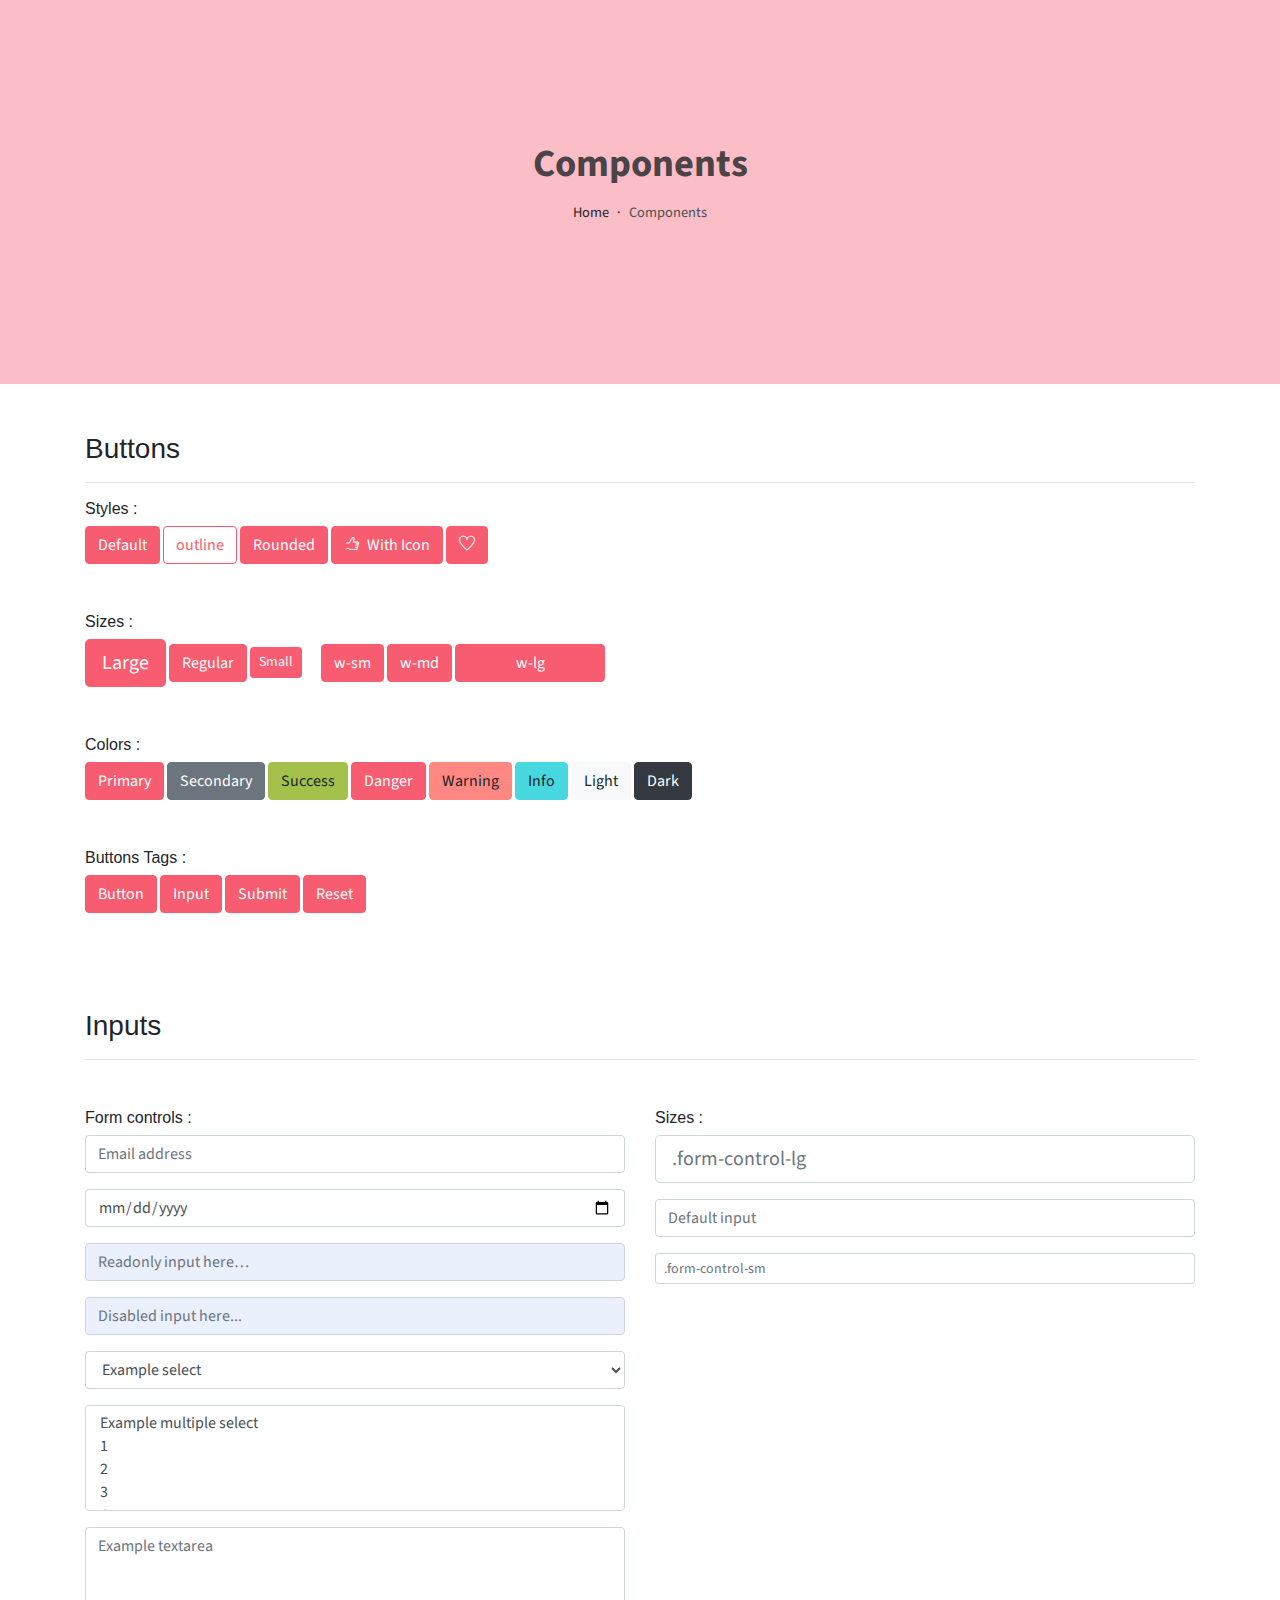
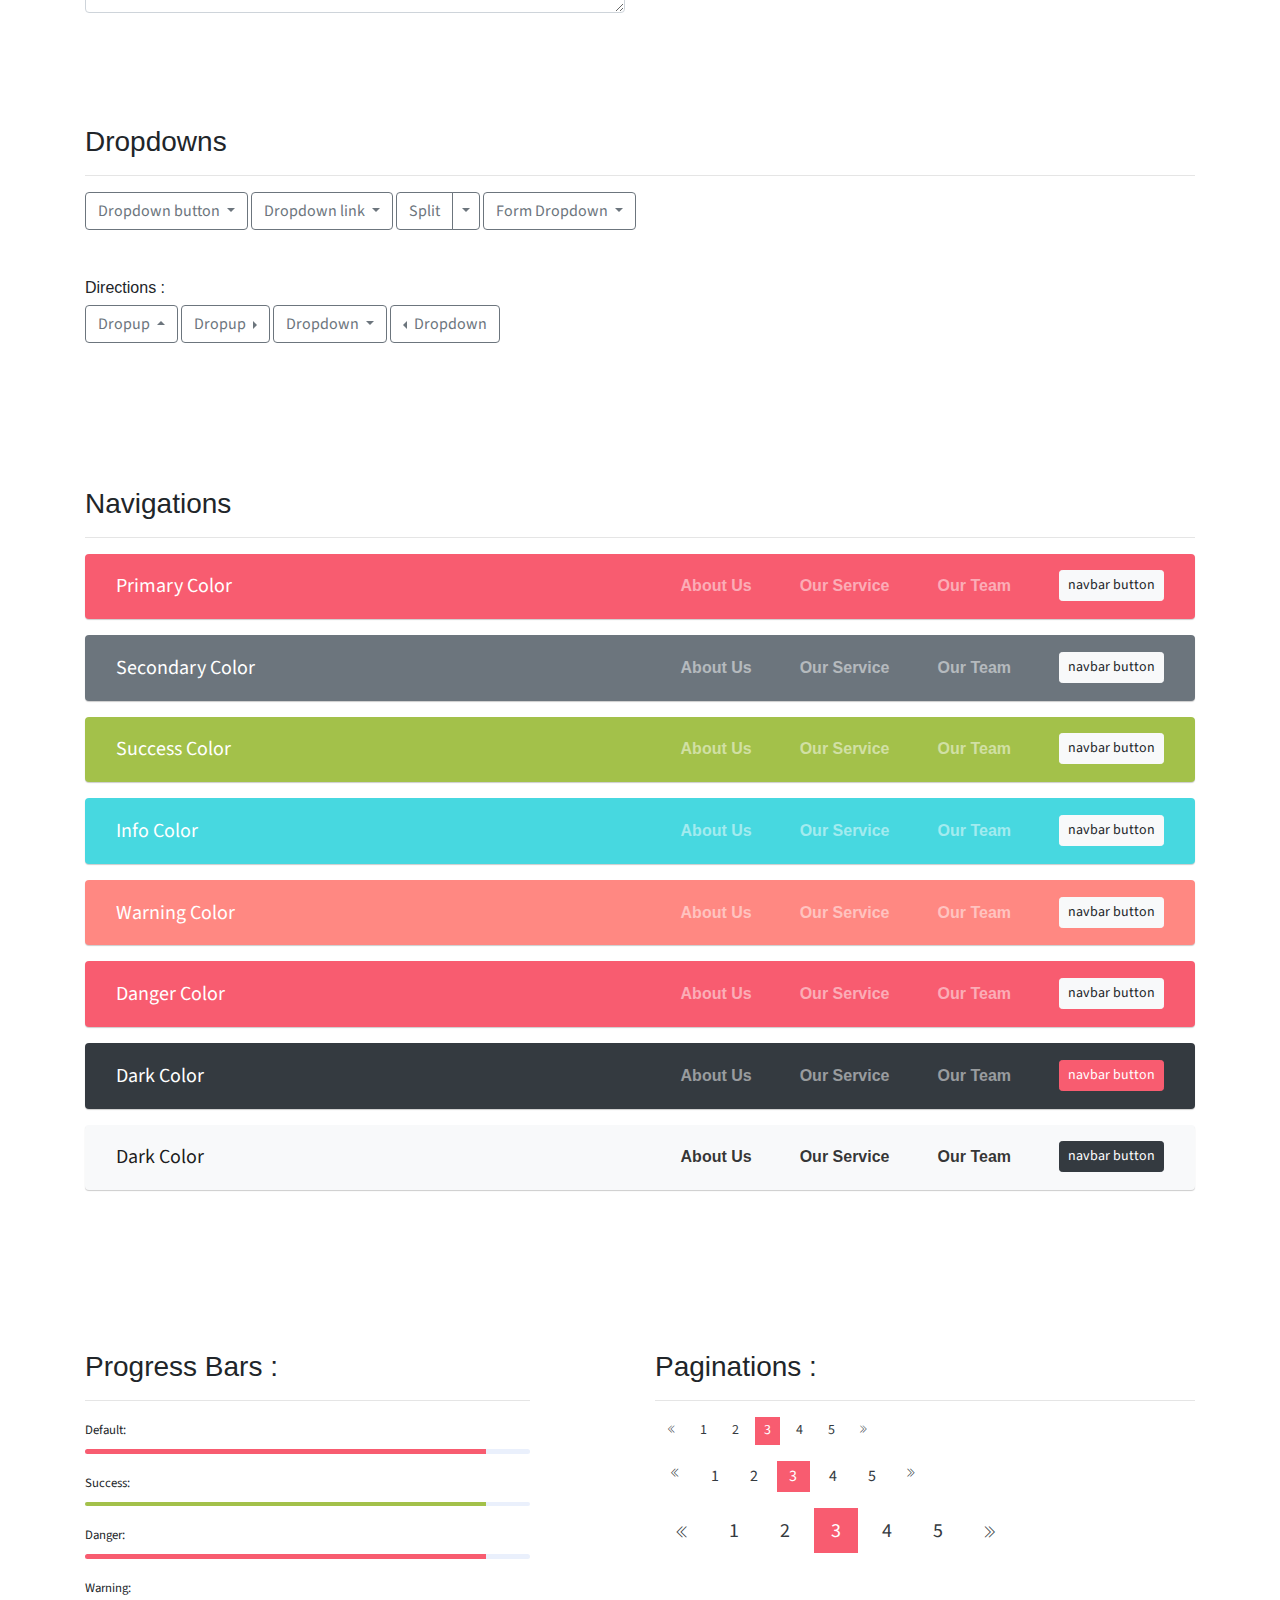
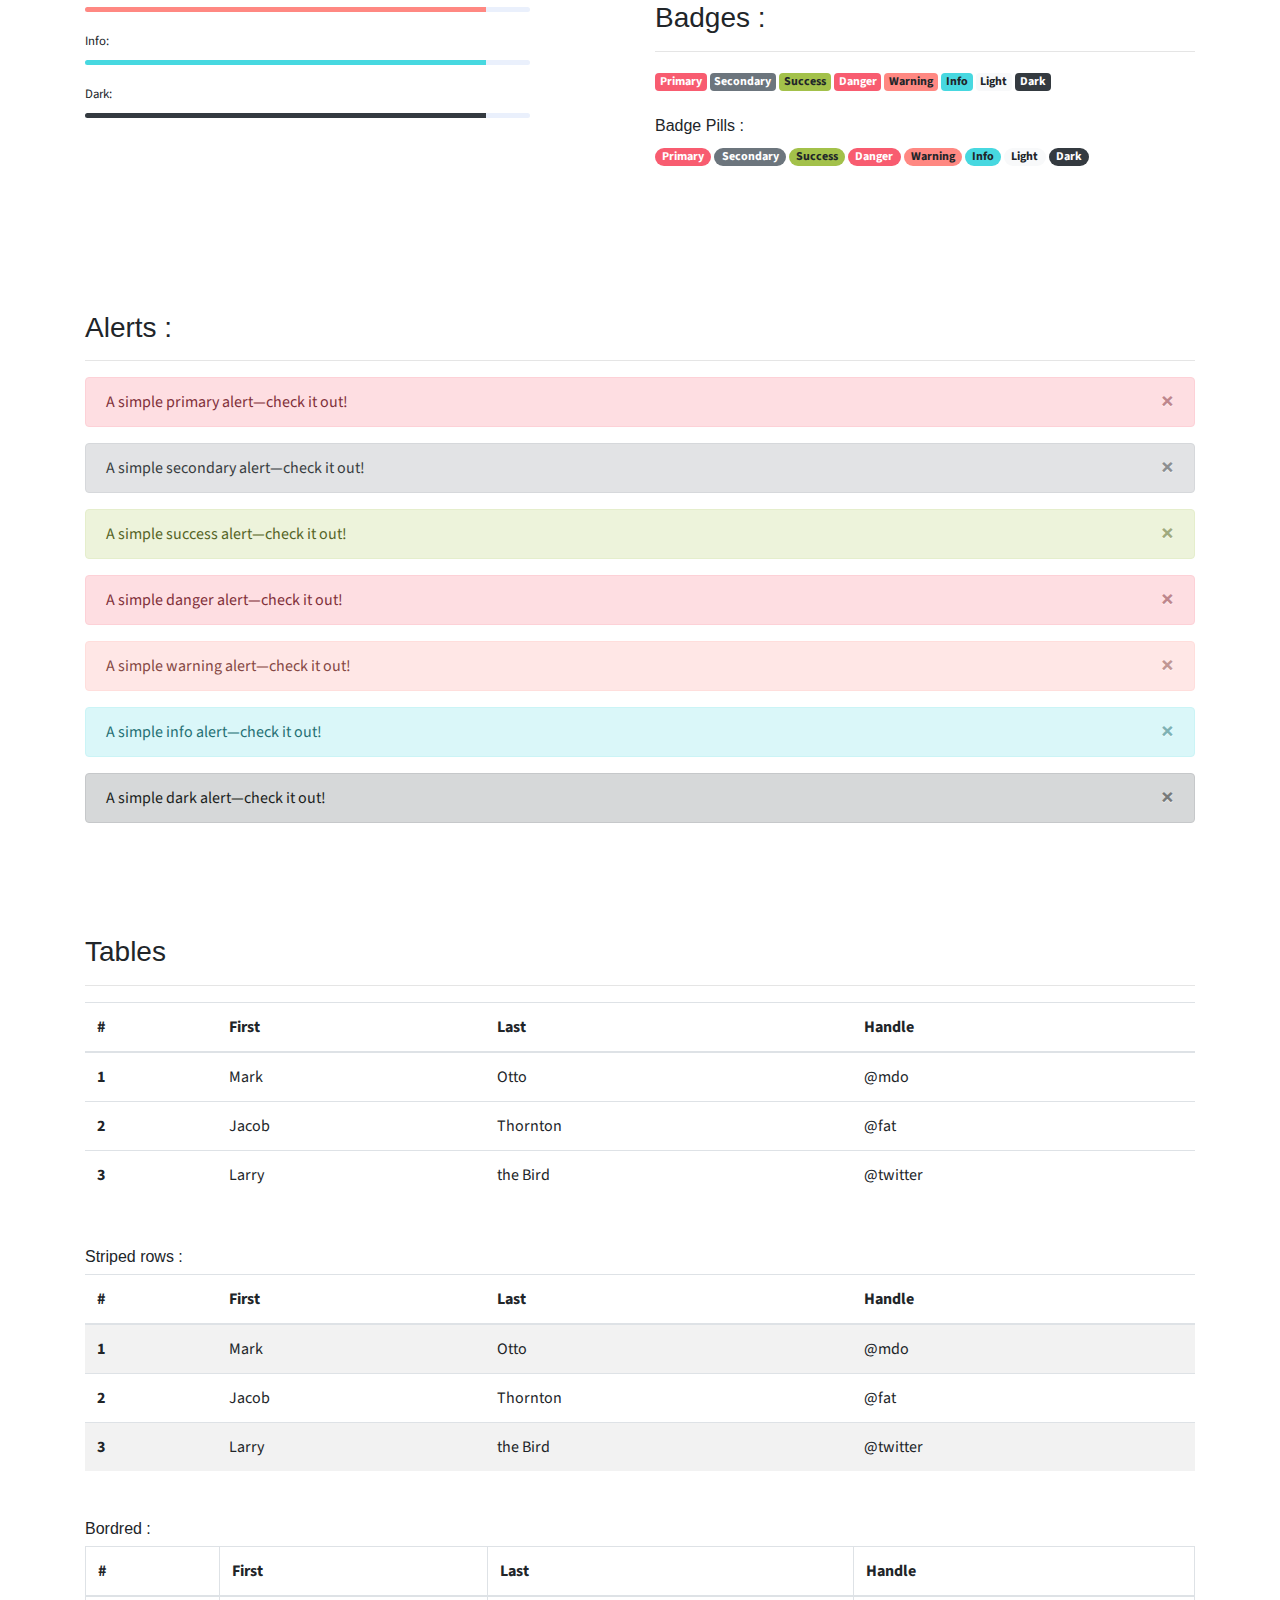
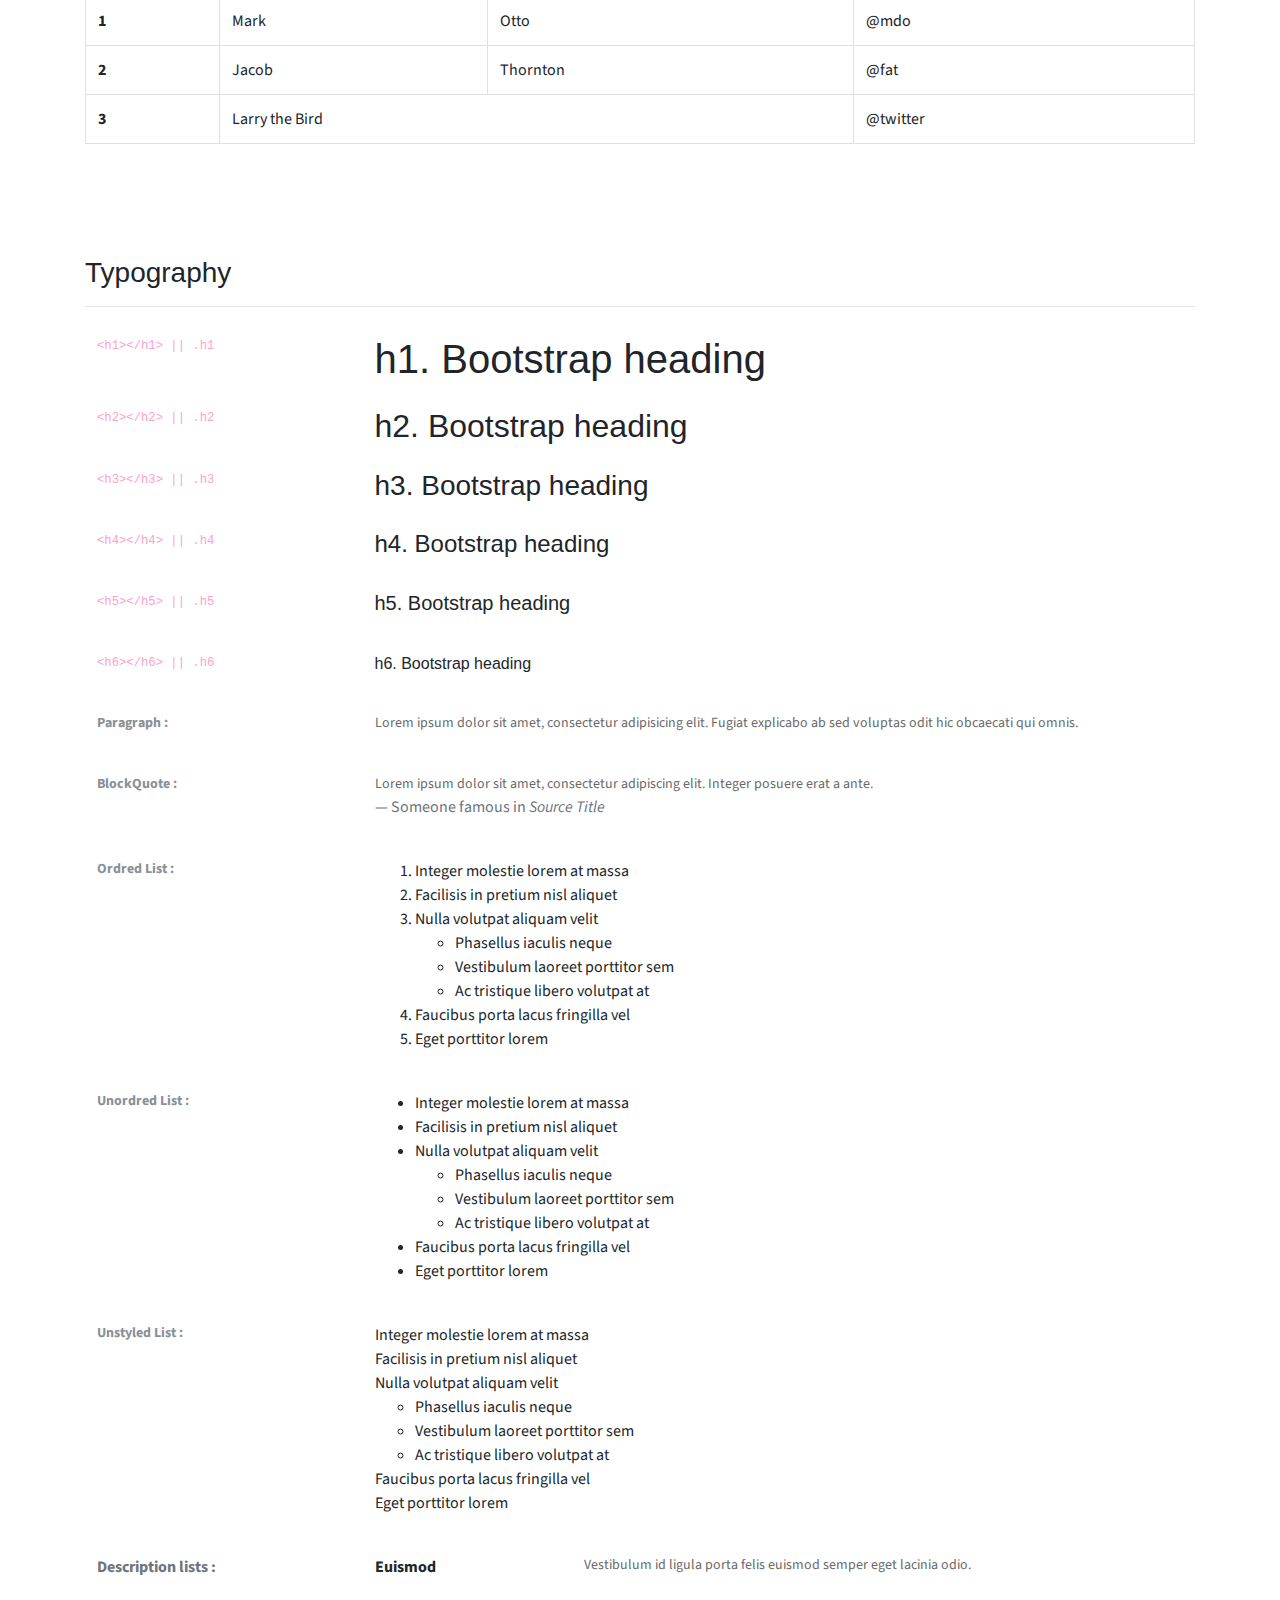
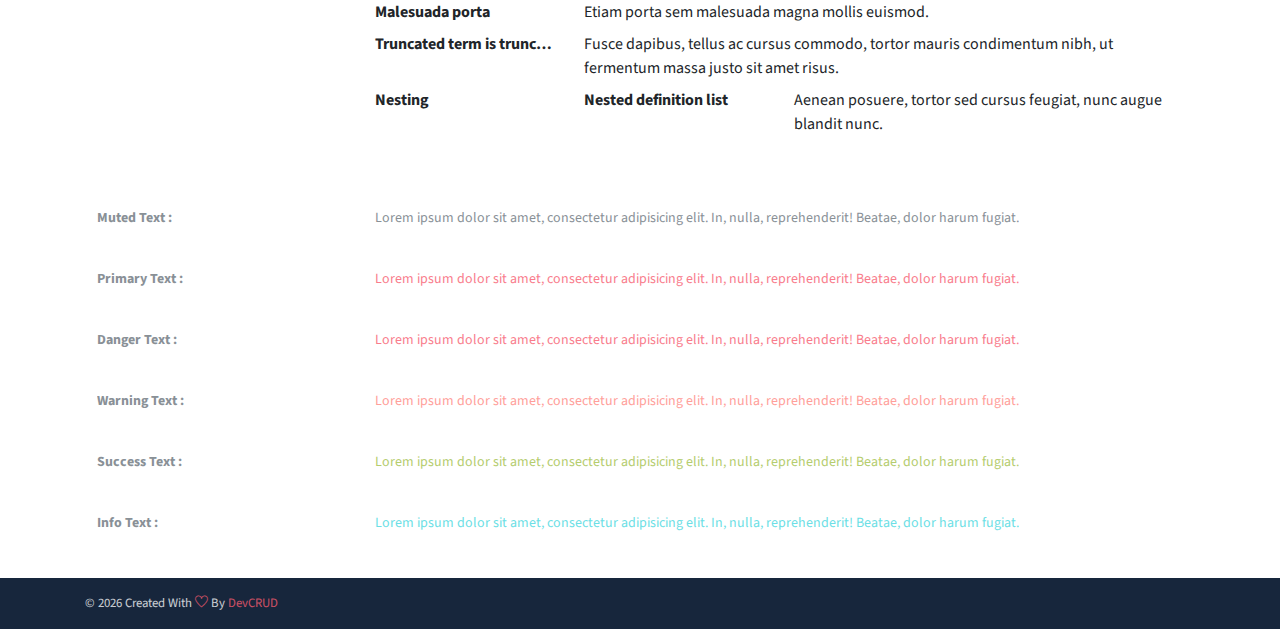
<file: public_html/components.html>
<!DOCTYPE html>
<html lang="en">
<head>
   <meta charset="utf-8">
   <meta name="viewport" content="width=device-width, initial-scale=1, shrink-to-fit=no">
   <meta name="description" content="Start your development with JohnDoe landing page.">
   <meta name="author" content="Devcrud">
   <title>JohnDoe Landing page | Components</title>
   <link rel="icon" href="assets/imgs/favicon.png" type="image/png">
   <!-- font icons -->
   <link rel="stylesheet" href="assets/vendors/themify-icons/css/themify-icons.css">
   <!-- Bootstrap + Steller  -->
   <link rel="stylesheet" href="assets/css/johndoe.css">
</head>
<body>

   <!-- Page Header -->
   <header class="header header-mini"> 
      <div class="header-title">Components</div> 
      <nav aria-label="breadcrumb">
         <ol class="breadcrumb">
            <li class="breadcrumb-item"><a href="/">Home</a></li>
            <li class="breadcrumb-item active" aria-current="page">Components</li>
         </ol>
      </nav>
   </header> <!-- End Of Page Header -->

   <!-- main content -->
   <div class="container">

      <!-- Buttons -->
      <h3 class="mt-5">Buttons</h3>
      <hr>
      <h6 class="section-secondary-title">Styles :</h6>
      <button class="btn btn-primary">Default</button>
      <button class="btn btn-outline-primary">outline</button>
      <button class="btn btn-primary rounded">Rounded</button>
      <button class="btn btn-primary rounded"><i class="ti-thumb-up pr-1"></i> With Icon</button>
      <button class="btn btn-primary circle"><i class="ti-heart"></i></button>

      <h6 class="section-secondary-title mt-5">Sizes :</h6>
      <button class="btn btn-primary btn-lg">Large</button>
      <button class="btn btn-primary ">Regular</button>
      <button class="btn btn-primary btn-sm">Small</button>
      <button class="btn btn-primary w-sm ml-3">w-sm</button>
      <button class="btn btn-primary w-md">w-md</button>
      <button class="btn btn-primary w-lg">w-lg</button>

      <h6 class="section-secondary-title mt-5">Colors :</h6>          
      <button type="button" class="btn btn-primary">Primary</button>
      <button type="button" class="btn btn-secondary">Secondary</button>
      <button type="button" class="btn btn-success">Success</button>
      <button type="button" class="btn btn-danger">Danger</button>
      <button type="button" class="btn btn-warning">Warning</button>
      <button type="button" class="btn btn-info">Info</button>
      <button type="button" class="btn btn-light">Light</button>
      <button type="button" class="btn btn-dark">Dark</button>

      <h6 class="section-secondary-title mt-5">Buttons Tags :</h6>
      <button class="btn btn-primary" type="submit">Button</button>
      <input class="btn btn-primary" type="button" value="Input">
      <input class="btn btn-primary" type="submit" value="Submit">
      <input class="btn btn-primary" type="reset" value="Reset">
      
      <!-- devider -->
      <div class="py-5"></div>

      <!-- Inputs -->
      <h3>Inputs</h3>
      <hr>
      <div class="row mt-5">
         <div class="col-md-6">
            <h6 class="section-secondary-title">Form controls :</h6>        
            <div class="form-group">
               <input type="email" class="form-control" id="exampleFormControlInput1" placeholder="Email address">
            </div>
            <div class="form-group">
               <input type="date" class="form-control" id="exampleFormControlInput1" placeholder="Date">
            </div>
            <div class="form-group">
               <input class="form-control" type="text" placeholder="Readonly input here…" readonly>
            </div>
            <div class="form-group">
               <input class="form-control" id="disabledInput" type="text" placeholder="Disabled input here..." disabled>
            </div>
            <div class="form-group">
               <select class="form-control" id="exampleFormControlSelect1">
                  <option>Example select</option>
                  <option>1</option>
                  <option>2</option>
                  <option>3</option>
                  <option>4</option>
                  <option>5</option>
               </select>
            </div>
            <div class="form-group">
               <select multiple class="form-control" id="exampleFormControlSelect2">
                  <option>Example multiple select</option>
                  <option>1</option>
                  <option>2</option>
                  <option>3</option>
                  <option>4</option>
                  <option>5</option>
               </select>
            </div>
            <div class="form-group">
               <textarea class="form-control" id="exampleFormControlTextarea1" rows="3" placeholder="Example textarea"></textarea>
            </div>
         </div>
         <div class="col-md-6">
            <h6 class="section-secondary-title">Sizes :</h6>    
            <div class="form-group">
               <input class="form-control form-control-lg" type="text" placeholder=".form-control-lg">             
            </div>
            <div class="form-group">
               <input class="form-control" type="text" placeholder="Default input">
            </div>
            <div class="form-group">
               <input class="form-control form-control-sm" type="text" placeholder=".form-control-sm"> 
            </div>
         </div>
      </div> <!-- end of inputs -->   

      <!-- devider -->
      <div class="py-5"></div>             

      <!-- Dropdowns -->
      <h3 class="components-section-title font-weight-normal">Dropdowns</h3>
      <hr>
      <div class="dropdown d-inline-block">
         <button class="btn btn-outline-secondary dropdown-toggle" type="button" id="dropdownMenuButton" data-toggle="dropdown" aria-haspopup="true" aria-expanded="false">
         Dropdown button
         </button>
         <div class="dropdown-menu" aria-labelledby="dropdownMenuButton">
         <a class="dropdown-item" href="#">Action</a>
         <a class="dropdown-item" href="#">Another action</a>
         <a class="dropdown-item" href="#">Something else here</a>
         </div>
      </div>
      <div class="dropdown d-inline-block">
         <a class="btn btn-outline-secondary dropdown-toggle" href="#" role="button" id="dropdownMenuLink" data-toggle="dropdown" aria-haspopup="true" aria-expanded="false">
            Dropdown link
         </a>
         <div class="dropdown-menu" aria-labelledby="dropdownMenuLink">
            <a class="dropdown-item" href="#">Action</a>
            <a class="dropdown-item" href="#">Another action</a>
            <a class="dropdown-item" href="#">Something else here</a>
         </div>
      </div>
      <div class="btn-group">
         <button type="button" class="btn btn-outline-secondary">Split</button>
         <button type="button" class="btn btn-outline-secondary dropdown-toggle dropdown-toggle-split" data-toggle="dropdown" aria-haspopup="true" aria-expanded="false">
         <span class="sr-only">Toggle Dropdown</span>
         </button>
         <div class="dropdown-menu">
            <a class="dropdown-item" href="#">Action</a>
            <a class="dropdown-item" href="#">Another action</a>
            <a class="dropdown-item" href="#">Something else here</a>
            <div class="dropdown-divider"></div>
            <a class="dropdown-item" href="#">Separated link</a>
         </div>
      </div>
      <div class="btn-group">
         <button class="btn btn-outline-secondary dropdown-toggle" type="button" id="dropdownMenuButton" data-toggle="dropdown" aria-haspopup="true" aria-expanded="false">
            Form Dropdown
         </button>
         <div class="dropdown-menu form">
            <form class="px-4 py-3">
               <div class="form-group">
                  <input type="email" class="form-control" id="exampleDropdownFormEmail1" placeholder="email@example.com">
               </div>
               <div class="form-group">
                  <input type="password" class="form-control" id="exampleDropdownFormPassword1" placeholder="Password">
               </div>
               <div class="form-check mb-3">
                  <input type="checkbox" class="form-check-input" id="dropdownCheck">
                  <label class="form-check-label" for="dropdownCheck">
                     Remember me
                  </label>
               </div>
               <button type="submit" class="btn btn-primary btn-block">Sign in</button>
            </form>
            <div class="dropdown-divider"></div>
            <a class="dropdown-item" href="#"><small>New around here? Sign up</small></a>
            <a class="dropdown-item" href="#"><small>Forgot password?</small></a>
         </div>
      </div>       
      <h6 class="section-secondary-title mt-5">Directions :</h6>  
      <div class="btn-group dropup">
         <button type="button" class="btn btn-outline-secondary dropdown-toggle" data-toggle="dropdown" aria-haspopup="true" aria-expanded="false">
            Dropup
         </button>
         <div class="dropdown-menu">
            <a class="dropdown-item" href="#">Action</a>
            <a class="dropdown-item" href="#">Another action</a>
            <a class="dropdown-item" href="#">Something else here</a>
            <div class="dropdown-divider"></div>
            <a class="dropdown-item" href="#">Separated link</a>
         </div>
      </div>
      <div class="btn-group dropright">
         <button type="button" class="btn btn-outline-secondary dropdown-toggle" data-toggle="dropdown" aria-haspopup="true" aria-expanded="false">
            Dropup
         </button>
         <div class="dropdown-menu">
            <a class="dropdown-item" href="#">Action</a>
            <a class="dropdown-item" href="#">Another action</a>
            <a class="dropdown-item" href="#">Something else here</a>
            <div class="dropdown-divider"></div>
            <a class="dropdown-item" href="#">Separated link</a>
         </div>
      </div>
      <div class="btn-group">
         <button type="button" class="btn btn-outline-secondary dropdown-toggle" data-toggle="dropdown" aria-haspopup="true" aria-expanded="false">
            Dropdown
         </button>
         <div class="dropdown-menu">
            <a class="dropdown-item" href="#">Action</a>
            <a class="dropdown-item" href="#">Another action</a>
            <a class="dropdown-item" href="#">Something else here</a>
            <div class="dropdown-divider"></div>
            <a class="dropdown-item" href="#">Separated link</a>
         </div>
      </div>
      <div class="btn-group dropleft">
         <button type="button" class="btn btn-outline-secondary dropdown-toggle" data-toggle="dropdown" aria-haspopup="true" aria-expanded="false">
            Dropdown
         </button>
         <div class="dropdown-menu">
            <a class="dropdown-item" href="#">Action</a>
            <a class="dropdown-item" href="#">Another action</a>
            <a class="dropdown-item" href="#">Something else here</a>
            <div class="dropdown-divider"></div>
            <a class="dropdown-item" href="#">Separated link</a>
         </div>
      </div> <!-- end of Dropdowns -->  

      <!-- devider -->
      <div class="py-5"></div>   

      <!-- navbars -->
      <h3 class="components-section-title font-weight-normal mt-5">Navigations</h3>
      <hr>
      <nav class="navbar navbar-expand-sm navbar-dark bg-primary rounded shadow mb-3">
         <div class="container">
            <a class="navbar-brand" href="#">Primary Color</a>
            <button class="navbar-toggler ml-auto" type="button" data-toggle="collapse" data-target="#navbarSupportedContent" aria-controls="navbarSupportedContent" aria-expanded="false" aria-label="Toggle navigation">
            <span class="navbar-toggler-icon"></span>
            </button>
            <div class="collapse navbar-collapse" id="navbarSupportedContent">
               <ul class="navbar-nav ml-auto"> 
                  <li class="nav-item">
                     <a class="nav-link" href="#about">About Us</a>
                  </li>
                  <li class="nav-item">
                     <a class="nav-link" href="#service">Our Service</a>
                  </li>
                  <li class="nav-item">
                     <a class="nav-link" href="#team">Our Team</a>
                  </li>
                  <li class="nav-item">
                     <a href="#book-table" class="ml-4 mt-1 btn btn-light btn-sm">navbar button</a>
                  </li>
               </ul>                       
            </div>
         </div>
      </nav>
      <nav class="navbar navbar-expand-sm navbar-dark bg-secondary rounded shadow mb-3">
         <div class="container">
            <a class="navbar-brand" href="#">Secondary Color</a>
            <button class="navbar-toggler ml-auto" type="button" data-toggle="collapse" data-target="#navbarSupportedContent" aria-controls="navbarSupportedContent" aria-expanded="false" aria-label="Toggle navigation">
            <span class="navbar-toggler-icon"></span>
            </button>
            <div class="collapse navbar-collapse" id="navbarSupportedContent">
               <ul class="navbar-nav ml-auto"> 
                  <li class="nav-item">
                     <a class="nav-link" href="#about">About Us</a>
                  </li>
                  <li class="nav-item">
                     <a class="nav-link" href="#service">Our Service</a>
                  </li>
                  <li class="nav-item">
                     <a class="nav-link" href="#team">Our Team</a>
                  </li>
                  <li class="nav-item">
                     <a href="#book-table" class="ml-4 mt-1 btn btn-light btn-sm">navbar button</a>
                  </li>
               </ul>                       
            </div>
         </div>
      </nav>
      <nav class="navbar navbar-expand-sm navbar-dark bg-success rounded shadow mb-3">
         <div class="container">
            <a class="navbar-brand" href="#">Success Color</a>
            <button class="navbar-toggler ml-auto" type="button" data-toggle="collapse" data-target="#navbarSupportedContent" aria-controls="navbarSupportedContent" aria-expanded="false" aria-label="Toggle navigation">
            <span class="navbar-toggler-icon"></span>
            </button>
            <div class="collapse navbar-collapse" id="navbarSupportedContent">
               <ul class="navbar-nav ml-auto"> 
                  <li class="nav-item">
                     <a class="nav-link" href="#about">About Us</a>
                  </li>
                  <li class="nav-item">
                     <a class="nav-link" href="#service">Our Service</a>
                  </li>
                  <li class="nav-item">
                     <a class="nav-link" href="#team">Our Team</a>
                  </li>
                  <li class="nav-item">
                     <a href="#book-table" class="ml-4 mt-1 btn btn-light btn-sm">navbar button</a>
                  </li>
               </ul>                       
            </div>
         </div>
      </nav>
      <nav class="navbar navbar-expand-sm navbar-dark bg-info rounded shadow mb-3">
         <div class="container">
            <a class="navbar-brand" href="#">Info Color</a>
            <button class="navbar-toggler ml-auto" type="button" data-toggle="collapse" data-target="#navbarSupportedContent" aria-controls="navbarSupportedContent" aria-expanded="false" aria-label="Toggle navigation">
            <span class="navbar-toggler-icon"></span>
            </button>
            <div class="collapse navbar-collapse" id="navbarSupportedContent">
               <ul class="navbar-nav ml-auto"> 
                  <li class="nav-item">
                     <a class="nav-link" href="#about">About Us</a>
                  </li>
                  <li class="nav-item">
                     <a class="nav-link" href="#service">Our Service</a>
                  </li>
                  <li class="nav-item">
                     <a class="nav-link" href="#team">Our Team</a>
                  </li>
                  <li class="nav-item">
                     <a href="#book-table" class="ml-4 mt-1 btn btn-light btn-sm">navbar button</a>
                  </li>
               </ul>                       
            </div>
         </div>
      </nav>
      <nav class="navbar navbar-expand-sm navbar-dark bg-warning rounded shadow mb-3">
         <div class="container">
            <a class="navbar-brand" href="#">Warning Color</a>
            <button class="navbar-toggler ml-auto" type="button" data-toggle="collapse" data-target="#navbarSupportedContent" aria-controls="navbarSupportedContent" aria-expanded="false" aria-label="Toggle navigation">
            <span class="navbar-toggler-icon"></span>
            </button>
            <div class="collapse navbar-collapse" id="navbarSupportedContent">
               <ul class="navbar-nav ml-auto"> 
                  <li class="nav-item">
                     <a class="nav-link" href="#about">About Us</a>
                  </li>
                  <li class="nav-item">
                     <a class="nav-link" href="#service">Our Service</a>
                  </li>
                  <li class="nav-item">
                     <a class="nav-link" href="#team">Our Team</a>
                  </li>
                  <li class="nav-item">
                     <a href="#book-table" class="ml-4 mt-1 btn btn-light btn-sm">navbar button</a>
                  </li>
               </ul>                       
            </div>
         </div>
      </nav>
      <nav class="navbar navbar-expand-sm navbar-dark bg-danger rounded shadow mb-3">
         <div class="container">
            <a class="navbar-brand" href="#">Danger Color</a>
            <button class="navbar-toggler ml-auto" type="button" data-toggle="collapse" data-target="#navbarSupportedContent" aria-controls="navbarSupportedContent" aria-expanded="false" aria-label="Toggle navigation">
            <span class="navbar-toggler-icon"></span>
            </button>
            <div class="collapse navbar-collapse" id="navbarSupportedContent">
               <ul class="navbar-nav ml-auto"> 
                  <li class="nav-item">
                     <a class="nav-link" href="#about">About Us</a>
                  </li>
                  <li class="nav-item">
                     <a class="nav-link" href="#service">Our Service</a>
                  </li>
                  <li class="nav-item">
                     <a class="nav-link" href="#team">Our Team</a>
                  </li>
                  <li class="nav-item">
                     <a href="#book-table" class="ml-4 mt-1 btn btn-light btn-sm">navbar button</a>
                  </li>
               </ul>                       
            </div>
         </div>
      </nav>
      <nav class="navbar navbar-expand-sm navbar-dark bg-dark rounded shadow mb-3">
         <div class="container">
            <a class="navbar-brand" href="#">Dark Color</a>
            <button class="navbar-toggler ml-auto" type="button" data-toggle="collapse" data-target="#navbarSupportedContent" aria-controls="navbarSupportedContent" aria-expanded="false" aria-label="Toggle navigation">
            <span class="navbar-toggler-icon"></span>
            </button>
            <div class="collapse navbar-collapse" id="navbarSupportedContent">
               <ul class="navbar-nav ml-auto"> 
                  <li class="nav-item">
                     <a class="nav-link" href="#about">About Us</a>
                  </li>
                  <li class="nav-item">
                     <a class="nav-link" href="#service">Our Service</a>
                  </li>
                  <li class="nav-item">
                     <a class="nav-link" href="#team">Our Team</a>
                  </li>
                  <li class="nav-item">
                     <a href="#book-table" class="ml-4 mt-1 btn btn-primary btn-sm">navbar button</a>
                  </li>
               </ul>                       
            </div>
         </div>
      </nav>
      <nav class="navbar navbar-expand-sm navbar-light bg-light rounded shadow mb-3">
         <div class="container">
            <a class="navbar-brand" href="#">Dark Color</a>
            <button class="navbar-toggler ml-auto" type="button" data-toggle="collapse" data-target="#navbarSupportedContent" aria-controls="navbarSupportedContent" aria-expanded="false" aria-label="Toggle navigation">
            <span class="navbar-toggler-icon"></span>
            </button>
            <div class="collapse navbar-collapse" id="navbarSupportedContent">
               <ul class="navbar-nav ml-auto"> 
                  <li class="nav-item">
                     <a class="nav-link" href="#about">About Us</a>
                  </li>
                  <li class="nav-item">
                     <a class="nav-link" href="#service">Our Service</a>
                  </li>
                  <li class="nav-item">
                     <a class="nav-link" href="#team">Our Team</a>
                  </li>
                  <li class="nav-item">
                     <a href="#book-table" class="ml-4 mt-1 btn btn-dark btn-sm">navbar button</a>
                  </li>
               </ul>                       
            </div>
         </div>
      </nav>
      <!-- End of navbars -->

      <!-- devider -->
      <div class="py-5"></div>   
      
      <!-- progress bars -->
      <div class="row justify-content-between">
         <div class="col-md-5">
            <h3 class="components-section-title font-weight-normal mt-5">Progress Bars :</h3>
            <hr>
            <small>Default: </small>
            <div class="progress mt-2 mb-3">
               <div class="progress-bar" role="progressbar" style="width: 90%" aria-valuenow="25" aria-valuemin="0" aria-valuemax="100"></div>
            </div>
            <small>Success:</small>
            <div class="progress mt-2 mb-3">
               <div class="progress-bar bg-success" role="progressbar" style="width: 90%" aria-valuenow="25" aria-valuemin="0" aria-valuemax="100"></div>
            </div>
            <small>Danger:</small>
            <div class="progress mt-2 mb-3">
               <div class="progress-bar bg-danger" role="progressbar" style="width: 90%" aria-valuenow="25" aria-valuemin="0" aria-valuemax="100"></div>
            </div>
            <small>Warning:</small>
            <div class="progress mt-2 mb-3">
               <div class="progress-bar bg-warning" role="progressbar" style="width: 90%" aria-valuenow="25" aria-valuemin="0" aria-valuemax="100"></div>
            </div>
            <small>Info:</small>
            <div class="progress mt-2 mb-3">
               <div class="progress-bar bg-info" role="progressbar" style="width: 90%" aria-valuenow="25" aria-valuemin="0" aria-valuemax="100"></div>
            </div>
            <small>Dark:</small>
            <div class="progress mt-2 mb-3">
               <div class="progress-bar bg-dark" role="progressbar" style="width: 90%" aria-valuenow="25" aria-valuemin="0" aria-valuemax="100"></div>
            </div>
         </div>
         <div class="col-md-6">
            <h3 class="components-section-title font-weight-normal mt-5">Paginations :</h3>
            <hr>
            <nav aria-label="Page navigation example">
               <ul class="pagination pagination-sm">
                  <li class="page-item"><a class="page-link" href="#"><i class="ti-angle-double-left"></i></a></li>
                  <li class="page-item"><a class="page-link" href="#">1</a></li>
                  <li class="page-item"><a class="page-link" href="#">2</a></li>
                  <li class="page-item active"><a class="page-link" href="#">3</a></li>
                  <li class="page-item"><a class="page-link" href="#">4</a></li>
                  <li class="page-item"><a class="page-link" href="#">5</a></li>
                  <li class="page-item"><a class="page-link" href="#"><i class="ti-angle-double-right"></i></a></li>
               </ul>
            </nav>
            <nav aria-label="Page navigation example">
               <ul class="pagination">
               <li class="page-item"><a class="page-link" href="#"><i class="ti-angle-double-left"></i></a></li>
                  <li class="page-item"><a class="page-link" href="#">1</a></li>
                  <li class="page-item"><a class="page-link" href="#">2</a></li>
                  <li class="page-item active"><a class="page-link" href="#">3</a></li>
                  <li class="page-item"><a class="page-link" href="#">4</a></li>
                  <li class="page-item"><a class="page-link" href="#">5</a></li>
                  <li class="page-item"><a class="page-link" href="#"><i class="ti-angle-double-right"></i></a></li>
               </ul>
            </nav>
            <nav aria-label="Page navigation example">
               <ul class="pagination pagination-lg">
                  <li class="page-item"><a class="page-link" href="#"><i class="ti-angle-double-left"></i></a></li>
                  <li class="page-item"><a class="page-link" href="#">1</a></li>
                  <li class="page-item"><a class="page-link" href="#">2</a></li>
                  <li class="page-item active"><a class="page-link" href="#">3</a></li>
                  <li class="page-item"><a class="page-link" href="#">4</a></li>
                  <li class="page-item"><a class="page-link" href="#">5</a></li>
                  <li class="page-item"><a class="page-link" href="#"><i class="ti-angle-double-right"></i></a></li>
               </ul>
            </nav>

            <!-- Badges -->
            <h3 class="components-section-title font-weight-normal mt-5">Badges :</h3>
            <hr>
            <span class="badge badge-primary">Primary</span>
            <span class="badge badge-secondary">Secondary</span>
            <span class="badge badge-success">Success</span>
            <span class="badge badge-danger">Danger</span>
            <span class="badge badge-warning">Warning</span>
            <span class="badge badge-info">Info</span>
            <span class="badge badge-light">Light</span>
            <span class="badge badge-dark">Dark</span>
            <h6 class="section-secondary-title mt-4 mb-2">Badge Pills :</h6>
            <span class="badge badge-pill badge-primary">Primary</span>
            <span class="badge badge-pill badge-secondary">Secondary</span>
            <span class="badge badge-pill badge-success">Success</span>
            <span class="badge badge-pill badge-danger">Danger</span>
            <span class="badge badge-pill badge-warning">Warning</span>
            <span class="badge badge-pill badge-info">Info</span>
            <span class="badge badge-pill badge-light">Light</span>
            <span class="badge badge-pill badge-dark">Dark</span>
         </div>
      </div> <!-- End of Progress bars -->

      <!-- devider -->
      <div class="py-5"></div>  

      <!-- Alerts -->
      <h3 class="components-section-title font-weight-normal mt-5">Alerts :</h3>
      <hr>
      <div class="alert alert-primary alert-dismissible fade show" role="alert">
         A simple primary alert—check it out!
         <button type="button" class="close" data-dismiss="alert" aria-label="Close">
            <span aria-hidden="true">&times;</span>
         </button>
      </div>
      <div class="alert alert-secondary alert-dismissible fade show" role="alert">
         A simple secondary alert—check it out!
         <button type="button" class="close" data-dismiss="alert" aria-label="Close">
            <span aria-hidden="true">&times;</span>
         </button>
      </div>
      <div class="alert alert-success alert-dismissible fade show" role="alert">
         A simple success alert—check it out!
         <button type="button" class="close" data-dismiss="alert" aria-label="Close">
            <span aria-hidden="true">&times;</span>
         </button>
      </div>
      <div class="alert alert-danger alert-dismissible fade show" role="alert">
         A simple danger alert—check it out!
         <button type="button" class="close" data-dismiss="alert" aria-label="Close">
            <span aria-hidden="true">&times;</span>
         </button>
      </div>
      <div class="alert alert-warning alert-dismissible fade show" role="alert">
         A simple warning alert—check it out!
         <button type="button" class="close" data-dismiss="alert" aria-label="Close">
            <span aria-hidden="true">&times;</span>
         </button>
      </div>
      <div class="alert alert-info alert-dismissible fade show" role="alert">
         A simple info alert—check it out!
         <button type="button" class="close" data-dismiss="alert" aria-label="Close">
            <span aria-hidden="true">&times;</span>
         </button>
      </div>
      <div class="alert alert-dark alert-dismissible fade show" role="alert">
         A simple dark alert—check it out!
         <button type="button" class="close" data-dismiss="alert" aria-label="Close">
            <span aria-hidden="true">&times;</span>
         </button>
      </div>
      <!-- end of alerts -->

      <!-- devider -->
      <div class="py-5"></div> 
   
      <!-- tables -->
      <h3 class="components-section-title">Tables</h3>
      <hr>
      <table class="table">
         <thead>
            <tr>
               <th scope="col">#</th>
               <th scope="col">First</th>
               <th scope="col">Last</th>
               <th scope="col">Handle</th>
            </tr>
         </thead>
         <tbody>
            <tr>
               <th scope="row">1</th>
               <td>Mark</td>
               <td>Otto</td>
               <td>@mdo</td>
            </tr>
            <tr>
               <th scope="row">2</th>
               <td>Jacob</td>
               <td>Thornton</td>
               <td>@fat</td>
            </tr>
            <tr>
               <th scope="row">3</th>
               <td>Larry</td>
               <td>the Bird</td>
               <td>@twitter</td>
            </tr>
         </tbody>
      </table>

      <h6 class="section-secondary-title mt-5">Striped rows :</h6>
      <table class="table table-striped">
         <thead>
            <tr>
               <th scope="col">#</th>
               <th scope="col">First</th>
               <th scope="col">Last</th>
               <th scope="col">Handle</th>
            </tr>
         </thead>
         <tbody>
            <tr>
               <th scope="row">1</th>
               <td>Mark</td>
               <td>Otto</td>
               <td>@mdo</td>
            </tr>
            <tr>
               <th scope="row">2</th>
               <td>Jacob</td>
               <td>Thornton</td>
               <td>@fat</td>
            </tr>
            <tr>
               <th scope="row">3</th>
               <td>Larry</td>
               <td>the Bird</td>
               <td>@twitter</td>
            </tr>
         </tbody>
      </table>

      <h6 class="section-secondary-title mt-5">Bordred :</h6>
      <table class="table table-bordered">
         <thead>
            <tr>
               <th scope="col">#</th>
               <th scope="col">First</th>
               <th scope="col">Last</th>
               <th scope="col">Handle</th>
            </tr>
         </thead>
         <tbody>
            <tr>
               <th scope="row">1</th>
               <td>Mark</td>
               <td>Otto</td>
               <td>@mdo</td>
            </tr>
            <tr>
               <th scope="row">2</th>
               <td>Jacob</td>
               <td>Thornton</td>
               <td>@fat</td>
            </tr>
            <tr>
               <th scope="row">3</th>
               <td colspan="2">Larry the Bird</td>
               <td>@twitter</td>
            </tr>
         </tbody>
      </table>
      <!-- end of tables -->

      <!-- devider -->
      <div class="py-5"></div> 

      <!-- typography -->
      <h3 class="components-section-title">Typography</h3>
      <hr>
     
      <table class="table table-borderless v-align-center">
         <tbody>
            <tr>
               <td>
                  <p><code class="highlighter-rouge">&lt;h1&gt;&lt;/h1&gt; || .h1</code></p>
               </td>
               <td class="w-75"><span class="h1">h1. Bootstrap heading</span></td>
            </tr>
            <tr>
               <td>
                  <p><code class="highlighter-rouge">&lt;h2&gt;&lt;/h2&gt; || .h2</code></p>
               </td>
               <td><span class="h2">h2. Bootstrap heading</span></td>
            </tr>
            <tr>
               <td>
                  <p><code class="highlighter-rouge">&lt;h3&gt;&lt;/h3&gt; || .h3</code></p>
               </td>
               <td><span class="h3">h3. Bootstrap heading</span></td>
            </tr>
            <tr>
               <td>
                  <p><code class="highlighter-rouge">&lt;h4&gt;&lt;/h4&gt; || .h4</code></p>
               </td>
               <td><span class="h4">h4. Bootstrap heading</span></td>
            </tr>
            <tr>
               <td>
                  <p><code class="highlighter-rouge">&lt;h5&gt;&lt;/h5&gt; || .h5</code></p>
               </td>
               <td><span class="h5">h5. Bootstrap heading</span></td>
            </tr>
            <tr>
               <td>
                  <p><code class="highlighter-rouge">&lt;h6&gt;&lt;/h6&gt; || .h6</code></p>
               </td>
               <td><span class="h6">h6. Bootstrap heading</span></td>
            </tr>
            <tr>
               <td>
                  <p class="font-weight-bold text-muted">Paragraph :</p>
               </td>
               <td><p>Lorem ipsum dolor sit amet, consectetur adipisicing elit. Fugiat explicabo ab sed voluptas odit hic obcaecati qui omnis.</p></td>
            </tr>
            <tr>
               <td>
                  <p class="font-weight-bold text-muted">BlockQuote :</p>
               </td>
               <td>
                  <blockquote class="blockquote">
                     <p class="mb-0">Lorem ipsum dolor sit amet, consectetur adipiscing elit. Integer posuere erat a ante.</p>
                     <footer class="blockquote-footer">Someone famous in <cite title="Source Title">Source Title</cite></footer>
                  </blockquote>
               </td>
            </tr>

            
            <tr>
               <td><p class="font-weight-bold text-muted">Ordred List :</p></td>
               <td>
                  <ol>
                     <li>Integer molestie lorem at massa</li>
                     <li>Facilisis in pretium nisl aliquet</li>
                     <li>Nulla volutpat aliquam velit
                        <ul>
                           <li>Phasellus iaculis neque</li>
                           <li>Vestibulum laoreet porttitor sem</li>
                           <li>Ac tristique libero volutpat at</li>
                        </ul>
                     </li>
                     <li>Faucibus porta lacus fringilla vel</li>
                     <li>Eget porttitor lorem</li>
                  </ol>
               </td>
            </tr>
            <tr>
               <td><p class="font-weight-bold text-muted">Unordred List :</p></td>
               <td>
                  <ul >
                     <li>Integer molestie lorem at massa</li>
                     <li>Facilisis in pretium nisl aliquet</li>
                     <li>Nulla volutpat aliquam velit
                        <ul>
                           <li>Phasellus iaculis neque</li>
                           <li>Vestibulum laoreet porttitor sem</li>
                           <li>Ac tristique libero volutpat at</li>
                        </ul>
                     </li>
                     <li>Faucibus porta lacus fringilla vel</li>
                     <li>Eget porttitor lorem</li>
                  </ul>
               </td>
            </tr>
            <tr>
               <td><p class="font-weight-bold text-muted">Unstyled List :</p></td>
               <td>
                  <ul class="list-unstyled">
                     <li>Integer molestie lorem at massa</li>
                     <li>Facilisis in pretium nisl aliquet</li>
                     <li>Nulla volutpat aliquam velit
                        <ul>
                           <li>Phasellus iaculis neque</li>
                           <li>Vestibulum laoreet porttitor sem</li>
                           <li>Ac tristique libero volutpat at</li>
                        </ul>
                     </li>
                     <li>Faucibus porta lacus fringilla vel</li>
                     <li>Eget porttitor lorem</li>
                  </ul>
               </td>
            </tr>
            <tr>
               <td class="font-weight-bold text-muted">Description lists : </td>
               <td>
                  <dl class="row">
                     <dt class="col-sm-3">Euismod</dt>
                     <dd class="col-sm-9">
                        <p>Vestibulum id ligula porta felis euismod semper eget lacinia odio.</p>
                     </dd>

                     <dt class="col-sm-3">Malesuada porta</dt>
                     <dd class="col-sm-9">Etiam porta sem malesuada magna mollis euismod.</dd>

                     <dt class="col-sm-3 text-truncate">Truncated term is truncated</dt>
                     <dd class="col-sm-9">Fusce dapibus, tellus ac cursus commodo, tortor mauris condimentum nibh, ut fermentum massa justo sit amet risus.</dd>

                     <dt class="col-sm-3">Nesting</dt>
                     <dd class="col-sm-9">
                        <dl class="row">
                           <dt class="col-sm-4">Nested definition list</dt>
                           <dd class="col-sm-8">Aenean posuere, tortor sed cursus feugiat, nunc augue blandit nunc.</dd>
                        </dl>
                     </dd>
                  </dl>
               </td>
            </tr>
            <tr>
               <td>
                  <p class="font-weight-bold text-muted">Muted Text :</p>
               </td>
               <td>
                  <p class="text-muted">Lorem ipsum dolor sit amet, consectetur adipisicing elit. In, nulla, reprehenderit! Beatae, dolor harum fugiat.</p>
               </td>
            </tr>
            <tr>
               <td>
                  <p class="font-weight-bold text-muted">Primary Text :</p>
               </td>
               <td>
                  <p class="text-primary">Lorem ipsum dolor sit amet, consectetur adipisicing elit. In, nulla, reprehenderit! Beatae, dolor harum fugiat.</p>
               </td>
            </tr>
            <tr>
               <td>
                  <p class="font-weight-bold text-muted">Danger Text :</p>
               </td>
               <td>
                  <p class="text-danger">Lorem ipsum dolor sit amet, consectetur adipisicing elit. In, nulla, reprehenderit! Beatae, dolor harum fugiat.</p>
               </td>
            </tr>
            <tr>
               <td>
                  <p class="font-weight-bold text-muted">Warning Text :</p>
               </td>
               <td>
                  <p class="text-warning">Lorem ipsum dolor sit amet, consectetur adipisicing elit. In, nulla, reprehenderit! Beatae, dolor harum fugiat.</p>
               </td>
            </tr>
            <tr>
               <td>
                  <p class="font-weight-bold text-muted">Success Text :</p>
               </td>
               <td>
                  <p class="text-success">Lorem ipsum dolor sit amet, consectetur adipisicing elit. In, nulla, reprehenderit! Beatae, dolor harum fugiat.</p>
               </td>
            </tr>
            <tr>
               <td>
                  <p class="font-weight-bold text-muted">Info Text :</p>
               </td>
               <td>
                  <p class="text-info">Lorem ipsum dolor sit amet, consectetur adipisicing elit. In, nulla, reprehenderit! Beatae, dolor harum fugiat.</p>
               </td>
            </tr>
         </tbody>
      </table>
   </div>
   <!-- end of typography -->

   <!-- Page Footer -->
   <footer class="footer py-3">
        <div class="container">
            <p class="small mb-0 text-light">
                &copy; <script>document.write(new Date().getFullYear())</script> Created With <i class="ti-heart text-danger"></i> By <a href="http://devcrud.com" target="_blank"><span class="text-danger" title="Bootstrap 4 Themes and Dashboards">DevCRUD</span></a> 
            </p>
        </div>
    </footer>
   <!-- End of Page Footer -->  
   
   <!-- core  -->
   <script src="assets/vendors/jquery/jquery-3.4.1.js"></script>
   <script src="assets/vendors/bootstrap/bootstrap.bundle.js"></script>

</body>
</html>
</file>
<file: public_html/assets/vendors/themify-icons/css/themify-icons.css>
@font-face {
	font-family: 'themify';
	src:url("../fonts/themify.eot?-fvbane");
	src:url("../fonts/themify.eot?#iefix-fvbane") format("embedded-opentype"),
		url("../fonts/themify.woff?-fvbane") format("woff"),
		url("../fonts/themify.ttf?-fvbane") format("truetype"),
		url("../fonts/themify.svg?-fvbane#themify") format("svg");
	font-weight: normal;
	font-style: normal;
}

[class^="ti-"], [class*=" ti-"] {
	font-family: 'themify';
	speak: none;
	font-style: normal;
	font-weight: normal;
	font-variant: normal;
	text-transform: none;
	line-height: 1;

	/* Better Font Rendering =========== */
	-webkit-font-smoothing: antialiased;
	-moz-osx-font-smoothing: grayscale;
}

.ti-wand:before {
	content: "\e600";
}
.ti-volume:before {
	content: "\e601";
}
.ti-user:before {
	content: "\e602";
}
.ti-unlock:before {
	content: "\e603";
}
.ti-unlink:before {
	content: "\e604";
}
.ti-trash:before {
	content: "\e605";
}
.ti-thought:before {
	content: "\e606";
}
.ti-target:before {
	content: "\e607";
}
.ti-tag:before {
	content: "\e608";
}
.ti-tablet:before {
	content: "\e609";
}
.ti-star:before {
	content: "\e60a";
}
.ti-spray:before {
	content: "\e60b";
}
.ti-signal:before {
	content: "\e60c";
}
.ti-shopping-cart:before {
	content: "\e60d";
}
.ti-shopping-cart-full:before {
	content: "\e60e";
}
.ti-settings:before {
	content: "\e60f";
	font-size: 36px; /* Adjust size as needed */
  
	  
}
.ti-search:before {
	content: "\e610";
}
.ti-zoom-in:before {
	content: "\e611";
}
.ti-zoom-out:before {
	content: "\e612";
}
.ti-cut:before {
	content: "\e613";
}
.ti-ruler:before {
	content: "\e614";
}
.ti-ruler-pencil:before {
	content: "\e615";
}
.ti-ruler-alt:before {
	content: "\e616";
}
.ti-bookmark:before {
	content: "\e617";
}
.ti-bookmark-alt:before {
	content: "\e618";
}
.ti-reload:before {
	content: "\e619";
}
.ti-plus:before {
	content: "\e61a";
}
.ti-pin:before {
	content: "\e61b";
}
.ti-pencil:before {
	content: "\e61c";
}
.ti-pencil-alt:before {
	content: "\e61d";
}
.ti-paint-roller:before {
	content: "\e61e";
}
.ti-paint-bucket:before {
	content: "\e61f";
}
.ti-na:before {
	content: "\e620";
}
.ti-mobile:before {
	content: "\e621";
}
.ti-minus:before {
	content: "\e622";
}
.ti-medall:before {
	content: "\e623";
}
.ti-medall-alt:before {
	content: "\e624";
}
.ti-marker:before {
	content: "\e625";
}
.ti-marker-alt:before {
	content: "\e626";
}
.ti-arrow-up:before {
	content: "\e627";
}
.ti-arrow-right:before {
	content: "\e628";
}
.ti-arrow-left:before {
	content: "\e629";
}
.ti-arrow-down:before {
	content: "\e62a";
}
.ti-lock:before {
	content: "\e62b";
}
.ti-location-arrow:before {
	content: "\e62c";
}
.ti-link:before {
	content: "\e62d";
}
.ti-layout:before {
	content: "\e62e";
}
.ti-layers:before {
	content: "\e62f";
}
.ti-layers-alt:before {
	content: "\e630";
}
.ti-key:before {
	content: "\e631";
}
.ti-import:before {
	content: "\e632";
}
.ti-image:before {
	content: "\e633";
}
.ti-heart:before {
	content: "\e634";
}
.ti-heart-broken:before {
	content: "\e635";
}
.ti-hand-stop:before {
	content: "\e636";
}
.ti-hand-open:before {
	content: "\e637";
}
.ti-hand-drag:before {
	content: "\e638";
}
.ti-folder:before {
	content: "\e639";
}
.ti-flag:before {
	content: "\e63a";
}
.ti-flag-alt:before {
	content: "\e63b";
}
.ti-flag-alt-2:before {
	content: "\e63c";
}
.ti-eye:before {
	content: "\e63d";
}
.ti-export:before {
	content: "\e63e";
}
.ti-exchange-vertical:before {
	content: "\e63f";
}
.ti-desktop:before {
	content: "\e640";
}
.ti-cup:before {
	content: "\e641";
}
.ti-crown:before {
	content: "\e642";
}
.ti-comments:before {
	content: "\e643";
}
.ti-comment:before {
	content: "\e644";
}
.ti-comment-alt:before {
	content: "\e645";
}
.ti-close:before {
	content: "\e646";
}
.ti-clip:before {
	content: "\e647";
}
.ti-angle-up:before {
	content: "\e648";
}
.ti-angle-right:before {
	content: "\e649";
}
.ti-angle-left:before {
	content: "\e64a";
}
.ti-angle-down:before {
	content: "\e64b";
}
.ti-check:before {
	content: "\e64c";
}
.ti-check-box:before {
	content: "\e64d";
}
.ti-camera:before {
	content: "\e64e";
}
.ti-announcement:before {
	content: "\e64f";
}
.ti-brush:before {
	content: "\e650";
}
.ti-briefcase:before {
	content: "\e651";
}
.ti-bolt:before {
	content: "\e652";
}
.ti-bolt-alt:before {
	content: "\e653";
}
.ti-blackboard:before {
	content: "\e654";
}
.ti-bag:before {
	content: "\e655";
}
.ti-move:before {
	content: "\e656";
}
.ti-arrows-vertical:before {
	content: "\e657";
}
.ti-arrows-horizontal:before {
	content: "\e658";
}
.ti-fullscreen:before {
	content: "\e659";
}
.ti-arrow-top-right:before {
	content: "\e65a";
}
.ti-arrow-top-left:before {
	content: "\e65b";
}
.ti-arrow-circle-up:before {
	content: "\e65c";
}
.ti-arrow-circle-right:before {
	content: "\e65d";
}
.ti-arrow-circle-left:before {
	content: "\e65e";
}
.ti-arrow-circle-down:before {
	content: "\e65f";
}
.ti-angle-double-up:before {
	content: "\e660";
}
.ti-angle-double-right:before {
	content: "\e661";
}
.ti-angle-double-left:before {
	content: "\e662";
}
.ti-angle-double-down:before {
	content: "\e663";
}
.ti-zip:before {
	content: "\e664";
}
.ti-world:before {
	content: "\e665";
}
.ti-wheelchair:before {
	content: "\e666";
}
.ti-view-list:before {
	content: "\e667";
}
.ti-view-list-alt:before {
	content: "\e668";
}
.ti-view-grid:before {
	content: "\e669";
}
.ti-uppercase:before {
	content: "\e66a";
}
.ti-upload:before {
	content: "\e66b";
}
.ti-underline:before {
	content: "\e66c";
}
.ti-truck:before {
	content: "\e66d";
}
.ti-timer:before {
	content: "\e66e";
}
.ti-ticket:before {
	content: "\e66f";
}
.ti-thumb-up:before {
	content: "\e670";
}
.ti-thumb-down:before {
	content: "\e671";
}
.ti-text:before {
	content: "\e672";
}
.ti-stats-up:before {
	content: "\e673";
}
.ti-stats-down:before {
	content: "\e674";
}
.ti-split-v:before {
	content: "\e675";
}
.ti-split-h:before {
	content: "\e676";
}
.ti-smallcap:before {
	content: "\e677";
}
.ti-shine:before {
	content: "\e678";
}
.ti-shift-right:before {
	content: "\e679";
}
.ti-shift-left:before {
	content: "\e67a";
}
.ti-shield:before {
	content: "\e67b";
}
.ti-notepad:before {
	content: "\e67c";
}
.ti-server:before {
	content: "\e67d";
}
.ti-quote-right:before {
	content: "\e67e";
}
.ti-quote-left:before {
	content: "\e67f";
}
.ti-pulse:before {
	content: "\e680";
}
.ti-printer:before {
	content: "\e681";
}
.ti-power-off:before {
	content: "\e682";
}
.ti-plug:before {
	content: "\e683";
}
.ti-pie-chart:before {
	content: "\e684";
}
.ti-paragraph:before {
	content: "\e685";
}
.ti-panel:before {
	content: "\e686";
}
.ti-package:before {
	content: "\e687";
}
.ti-music:before {
	content: "\e688";
}
.ti-music-alt:before {
	content: "\e689";
}
.ti-mouse:before {
	content: "\e68a";
}
.ti-mouse-alt:before {
	content: "\e68b";
}
.ti-money:before {
	content: "\e68c";
}
.ti-microphone:before {
	content: "\e68d";
}
.ti-menu:before {
	content: "\e68e";
}
.ti-menu-alt:before {
	content: "\e68f";
}
.ti-map:before {
	content: "\e690";
}
.ti-map-alt:before {
	content: "\e691";
}
.ti-loop:before {
	content: "\e692";
}
.ti-location-pin:before {
	content: "\e693";
}
.ti-list:before {
	content: "\e694";
}
.ti-light-bulb:before {
	content: "\e695";
}
.ti-Italic:before {
	content: "\e696";
}
.ti-info:before {
	content: "\e697";
}
.ti-infinite:before {
	content: "\e698";
}
.ti-id-badge:before {
	content: "\e699";
}
.ti-hummer:before {
	content: "\e69a";
}
.ti-home:before {
	content: "\e69b";
}
.ti-help:before {
	content: "\e69c";
}
.ti-headphone:before {
	content: "\e69d";
}
.ti-harddrives:before {
	content: "\e69e";
}
.ti-harddrive:before {
	content: "\e69f";
}
.ti-gift:before {
	content: "\e6a0";
}
.ti-game:before {
	content: "\e6a1";
}
.ti-filter:before {
	content: "\e6a2";
}
.ti-files:before {
	content: "\e6a3";
}
.ti-file:before {
	content: "\e6a4";
}
.ti-eraser:before {
	content: "\e6a5";
}
.ti-envelope:before {
	content: "\e6a6";
}
.ti-download:before {
	content: "\e6a7";
}
.ti-direction:before {
	content: "\e6a8";
}
.ti-direction-alt:before {
	content: "\e6a9";
}
.ti-dashboard:before {
	content: "\e6aa";
}
.ti-control-stop:before {
	content: "\e6ab";
}
.ti-control-shuffle:before {
	content: "\e6ac";
}
.ti-control-play:before {
	content: "\e6ad";
}
.ti-control-pause:before {
	content: "\e6ae";
}
.ti-control-forward:before {
	content: "\e6af";
}
.ti-control-backward:before {
	content: "\e6b0";
}
.ti-cloud:before {
	content: "\e6b1";
}
.ti-cloud-up:before {
	content: "\e6b2";
}
.ti-cloud-down:before {
	content: "\e6b3";
}
.ti-clipboard:before {
	content: "\e6b4";
}
.ti-car:before {
	content: "\e6b5";
}
.ti-calendar:before {
	content: "\e6b6";
}
.ti-book:before {
	content: "\e6b7";
}
.ti-bell:before {
	content: "\e6b8";
}
.ti-basketball:before {
	content: "\e6b9";
}
.ti-bar-chart:before {
	content: "\e6ba";
}
.ti-bar-chart-alt:before {
	content: "\e6bb";
}
.ti-back-right:before {
	content: "\e6bc";
}
.ti-back-left:before {
	content: "\e6bd";
}
.ti-arrows-corner:before {
	content: "\e6be";
}
.ti-archive:before {
	content: "\e6bf";
}
.ti-anchor:before {
	content: "\e6c0";
}
.ti-align-right:before {
	content: "\e6c1";
}
.ti-align-left:before {
	content: "\e6c2";
}
.ti-align-justify:before {
	content: "\e6c3";
}
.ti-align-center:before {
	content: "\e6c4";
}
.ti-alert:before {
	content: "\e6c5";
}
.ti-alarm-clock:before {
	content: "\e6c6";
}
.ti-agenda:before {
	content: "\e6c7";
}
.ti-write:before {
	content: "\e6c8";
}
.ti-window:before {
	content: "\e6c9";
}
.ti-widgetized:before {
	content: "\e6ca";
}
.ti-widget:before {
	content: "\e6cb";
}
.ti-widget-alt:before {
	content: "\e6cc";
}
.ti-wallet:before {
	content: "\e6cd";
}
.ti-video-clapper:before {
	content: "\e6ce";
}
.ti-video-camera:before {
	content: "\e6cf";
}
.ti-vector:before {
	content: "\e6d0";
}
.ti-themify-logo:before {
	content: "\e6d1";
}
.ti-themify-favicon:before {
	content: "\e6d2";
}
.ti-themify-favicon-alt:before {
	content: "\e6d3";
}
.ti-support:before {
	content: "\e6d4";
}
.ti-stamp:before {
	content: "\e6d5";
}
.ti-split-v-alt:before {
	content: "\e6d6";
}
.ti-slice:before {
	content: "\e6d7";
}
.ti-shortcode:before {
	content: "\e6d8";
}
.ti-shift-right-alt:before {
	content: "\e6d9";
}
.ti-shift-left-alt:before {
	content: "\e6da";
}
.ti-ruler-alt-2:before {
	content: "\e6db";
}
.ti-receipt:before {
	content: "\e6dc";
}
.ti-pin2:before {
	content: "\e6dd";
}
.ti-pin-alt:before {
	content: "\e6de";
}
.ti-pencil-alt2:before {
	content: "\e6df";
}
.ti-palette:before {
	content: "\e6e0";
}
.ti-more:before {
	content: "\e6e1";
}
.ti-more-alt:before {
	content: "\e6e2";
}
.ti-microphone-alt:before {
	content: "\e6e3";
}
.ti-magnet:before {
	content: "\e6e4";
}
.ti-line-double:before {
	content: "\e6e5";
}
.ti-line-dotted:before {
	content: "\e6e6";
}
.ti-line-dashed:before {
	content: "\e6e7";
}
.ti-layout-width-full:before {
	content: "\e6e8";
}
.ti-layout-width-default:before {
	content: "\e6e9";
}
.ti-layout-width-default-alt:before {
	content: "\e6ea";
}
.ti-layout-tab:before {
	content: "\e6eb";
}
.ti-layout-tab-window:before {
	content: "\e6ec";
}
.ti-layout-tab-v:before {
	content: "\e6ed";
}
.ti-layout-tab-min:before {
	content: "\e6ee";
}
.ti-layout-slider:before {
	content: "\e6ef";
}
.ti-layout-slider-alt:before {
	content: "\e6f0";
}
.ti-layout-sidebar-right:before {
	content: "\e6f1";
}
.ti-layout-sidebar-none:before {
	content: "\e6f2";
}
.ti-layout-sidebar-left:before {
	content: "\e6f3";
}
.ti-layout-placeholder:before {
	content: "\e6f4";
}
.ti-layout-menu:before {
	content: "\e6f5";
}
.ti-layout-menu-v:before {
	content: "\e6f6";
}
.ti-layout-menu-separated:before {
	content: "\e6f7";
}
.ti-layout-menu-full:before {
	content: "\e6f8";
}
.ti-layout-media-right-alt:before {
	content: "\e6f9";
}
.ti-layout-media-right:before {
	content: "\e6fa";
}
.ti-layout-media-overlay:before {
	content: "\e6fb";
}
.ti-layout-media-overlay-alt:before {
	content: "\e6fc";
}
.ti-layout-media-overlay-alt-2:before {
	content: "\e6fd";
}
.ti-layout-media-left-alt:before {
	content: "\e6fe";
}
.ti-layout-media-left:before {
	content: "\e6ff";
}
.ti-layout-media-center-alt:before {
	content: "\e700";
}
.ti-layout-media-center:before {
	content: "\e701";
}
.ti-layout-list-thumb:before {
	content: "\e702";
}
.ti-layout-list-thumb-alt:before {
	content: "\e703";
}
.ti-layout-list-post:before {
	content: "\e704";
}
.ti-layout-list-large-image:before {
	content: "\e705";
}
.ti-layout-line-solid:before {
	content: "\e706";
}
.ti-layout-grid4:before {
	content: "\e707";
}
.ti-layout-grid3:before {
	content: "\e708";
}
.ti-layout-grid2:before {
	content: "\e709";
}
.ti-layout-grid2-thumb:before {
	content: "\e70a";
}
.ti-layout-cta-right:before {
	content: "\e70b";
}
.ti-layout-cta-left:before {
	content: "\e70c";
}
.ti-layout-cta-center:before {
	content: "\e70d";
}
.ti-layout-cta-btn-right:before {
	content: "\e70e";
}
.ti-layout-cta-btn-left:before {
	content: "\e70f";
}
.ti-layout-column4:before {
	content: "\e710";
}
.ti-layout-column3:before {
	content: "\e711";
}
.ti-layout-column2:before {
	content: "\e712";
}
.ti-layout-accordion-separated:before {
	content: "\e713";
}
.ti-layout-accordion-merged:before {
	content: "\e714";
}
.ti-layout-accordion-list:before {
	content: "\e715";
}
.ti-ink-pen:before {
	content: "\e716";
}
.ti-info-alt:before {
	content: "\e717";
}
.ti-help-alt:before {
	content: "\e718";
}
.ti-headphone-alt:before {
	content: "\e719";
}
.ti-hand-point-up:before {
	content: "\e71a";
}
.ti-hand-point-right:before {
	content: "\e71b";
}
.ti-hand-point-left:before {
	content: "\e71c";
}
.ti-hand-point-down:before {
	content: "\e71d";
}
.ti-gallery:before {
	content: "\e71e";
}
.ti-face-smile:before {
	content: "\e71f";
}
.ti-face-sad:before {
	content: "\e720";
}
.ti-credit-card:before {
	content: "\e721";
}
.ti-control-skip-forward:before {
	content: "\e722";
}
.ti-control-skip-backward:before {
	content: "\e723";
}
.ti-control-record:before {
	content: "\e724";
}
.ti-control-eject:before {
	content: "\e725";
}
.ti-comments-smiley:before {
	content: "\e726";
}
.ti-brush-alt:before {
	content: "\e727";
}
.ti-youtube:before {
	content: "\e728";
}
.ti-vimeo:before {
	content: "\e729";
}
.ti-twitter:before {
	content: "\e72a";
}
.ti-time:before {
	content: "\e72b";
}
.ti-tumblr:before {
	content: "\e72c";
}
.ti-skype:before {
	content: "\e72d";
}
.ti-share:before {
	content: "\e72e";
}
.ti-share-alt:before {
	content: "\e72f";
}
.ti-rocket:before {
	content: "\e730";
}
.ti-pinterest:before {
	content: "\e731";
}
.ti-new-window:before {
	content: "\e732";
}
.ti-microsoft:before {
	content: "\e733";
}
.ti-list-ol:before {
	content: "\e734";
}
.ti-linkedin:before {
	content: "\e735";
}
.ti-layout-sidebar-2:before {
	content: "\e736";
}
.ti-layout-grid4-alt:before {
	content: "\e737";
}
.ti-layout-grid3-alt:before {
	content: "\e738";
}
.ti-layout-grid2-alt:before {
	content: "\e739";
}
.ti-layout-column4-alt:before {
	content: "\e73a";
}
.ti-layout-column3-alt:before {
	content: "\e73b";
}
.ti-layout-column2-alt:before {
	content: "\e73c";
}
.ti-instagram:before {
	content: "\e73d";
}
.ti-google:before {
	content: "\e73e";
}
.ti-github:before {
	content: "\e73f";
}
.ti-flickr:before {
	content: "\e740";
}
.ti-facebook:before {
	content: "\e741";
}
.ti-dropbox:before {
	content: "\e742";
}
.ti-dribbble:before {
	content: "\e743";
}
.ti-apple:before {
	content: "\e744";
}
.ti-android:before {
	content: "\e745";
}
.ti-save:before {
	content: "\e746";
}
.ti-save-alt:before {
	content: "\e747";
}
.ti-yahoo:before {
	content: "\e748";
}
.ti-wordpress:before {
	content: "\e749";
}
.ti-vimeo-alt:before {
	content: "\e74a";
}
.ti-twitter-alt:before {
	content: "\e74b";
}
.ti-tumblr-alt:before {
	content: "\e74c";
}
.ti-trello:before {
	content: "\e74d";
}
.ti-stack-overflow:before {
	content: "\e74e";
}
.ti-soundcloud:before {
	content: "\e74f";
}
.ti-sharethis:before {
	content: "\e750";
}
.ti-sharethis-alt:before {
	content: "\e751";
}
.ti-reddit:before {
	content: "\e752";
}
.ti-pinterest-alt:before {
	content: "\e753";
}
.ti-microsoft-alt:before {
	content: "\e754";
}
.ti-linux:before {
	content: "\e755";
}
.ti-jsfiddle:before {
	content: "\e756";
}
.ti-joomla:before {
	content: "\e757";
}
.ti-html5:before {
	content: "\e758";
}
.ti-flickr-alt:before {
	content: "\e759";
}
.ti-email:before {
	content: "\e75a";
}
.ti-drupal:before {
	content: "\e75b";
}
.ti-dropbox-alt:before {
	content: "\e75c";
}
.ti-css3:before {
	content: "\e75d";
}
.ti-rss:before {
	content: "\e75e";
}
.ti-rss-alt:before {
	content: "\e75f";
}
</file>
<file: public_html/assets/css/johndoe.css>
@charset "UTF-8";
/*!
=========================================================
* JohnDoe Landing page
=========================================================

* Copyright: 2019 DevCRUD (https://devcrud.com)
* Licensed: (https://devcrud.com/licenses)
* Coded by www.devcrud.com

=========================================================

* The above copyright notice and this permission notice shall be included in all copies or substantial portions of the Software.
*/
@import url("https://fonts.googleapis.com/css?family=Source+Sans+Pro:200,200i,300,300i,400,400i,600,600i,700,700i,900,900i&display=swap");
:root {
  --blue: #79A9F5;
  --indigo: #C45F90;
  --purple: #A16AE8;
  --pink: #FC8BC0;
  --red: #F85C70;
  --orange: #FF8882;
  --yellow: #FAD02C;
  --green: #A3C14A;
  --teal: #20c997;
  --cyan: #47D8E0;
  --white: #fff;
  --gray: #6c757d;
  --gray-dark: #343a40;
  --primary: #F85C70;
  --secondary: #6c757d;
  --success: #A3C14A;
  --info: #47D8E0;
  --warning: #FF8882;
  --danger: #0e0d0d;
  --light: #f8f9fa;
  --dark: #343a40;
  --breakpoint-xs: 0;
  --breakpoint-sm: 576px;
  --breakpoint-md: 768px;
  --breakpoint-lg: 992px;
  --breakpoint-xl: 1200px;
  --font-family-sans-serif: "Source Sans Pro", sans-serif;
  --font-family-monospace: SFMono-Regular, Menlo, Monaco, Consolas, "Liberation Mono", "Courier New", monospace;
}

*,
*::before,
*::after {
  box-sizing: border-box;
}

html {
  font-family: sans-serif;
  line-height: 1.15;
  -webkit-text-size-adjust: 100%;
  -webkit-tap-highlight-color: rgba(0, 0, 0, 0);
}

article, aside, figcaption, figure, footer, header, hgroup, main, nav, section {
  display: block;
}

body {
  margin: 0;
  font-family: "Source Sans Pro", sans-serif;
  font-size: 1rem;
  font-weight: 400;
  line-height: 1.5;
  color: #212529;
  text-align: left;
  background-color: #fff;
}

[tabindex="-1"]:focus {
  outline: 0 !important;
}

hr {
  box-sizing: content-box;
  height: 0;
  overflow: visible;
}

h1, h2, h3, h4, h5, h6 {
  margin-top: 0;
  margin-bottom: 0.5rem;
}

p {
  margin-top: 0;
  margin-bottom: 1rem;
}

abbr[title],
abbr[data-original-title] {
  text-decoration: underline;
  -webkit-text-decoration: underline dotted;
          text-decoration: underline dotted;
  cursor: help;
  border-bottom: 0;
  -webkit-text-decoration-skip-ink: none;
          text-decoration-skip-ink: none;
}

address {
  margin-bottom: 1rem;
  font-style: normal;
  line-height: inherit;
}

ol,
ul,
dl {
  margin-top: 0;
  margin-bottom: 1rem;
}

ol ol,
ul ul,
ol ul,
ul ol {
  margin-bottom: 0;
}

dt {
  font-weight: 700;
}

dd {
  margin-bottom: .5rem;
  margin-left: 0;
}

blockquote {
  margin: 0 0 1rem;
}

b,
strong {
  font-weight: bolder;
}

small {
  font-size: 80%;
}

sub,
sup {
  position: relative;
  font-size: 75%;
  line-height: 0;
  vertical-align: baseline;
}

sub {
  bottom: -.25em;
}

sup {
  top: -.5em;
}

a {
  color: #F85C70;
  text-decoration: none;
  background-color: transparent;
}

a:hover {
  color: #f51330;
  text-decoration: none;
}

a:not([href]):not([tabindex]) {
  color: inherit;
  text-decoration: none;
}

a:not([href]):not([tabindex]):hover, a:not([href]):not([tabindex]):focus {
  color: inherit;
  text-decoration: none;
}

a:not([href]):not([tabindex]):focus {
  outline: 0;
}

pre,
code,
kbd,
samp {
  font-family: SFMono-Regular, Menlo, Monaco, Consolas, "Liberation Mono", "Courier New", monospace;
  font-size: 1em;
}

pre {
  margin-top: 0;
  margin-bottom: 1rem;
  overflow: auto;
}

figure {
  margin: 0 0 1rem;
}

img {
  vertical-align: middle;
  border-style: none;
}

svg {
  overflow: hidden;
  vertical-align: middle;
}

table {
  border-collapse: collapse;
}

caption {
  padding-top: 0.75rem;
  padding-bottom: 0.75rem;
  color: #6c757d;
  text-align: left;
  caption-side: bottom;
}

th {
  text-align: inherit;
}

label {
  display: inline-block;
  margin-bottom: 0.5rem;
}

button {
  border-radius: 0;
}

button:focus {
  outline: 1px dotted;
  outline: 5px auto -webkit-focus-ring-color;
}

input,
button,
select,
optgroup,
textarea {
  margin: 0;
  font-family: inherit;
  font-size: inherit;
  line-height: inherit;
}

button,
input {
  overflow: visible;
}

button,
select {
  text-transform: none;
}

select {
  word-wrap: normal;
}

button,
[type="button"],
[type="reset"],
[type="submit"] {
  -webkit-appearance: button;
}

button:not(:disabled),
[type="button"]:not(:disabled),
[type="reset"]:not(:disabled),
[type="submit"]:not(:disabled) {
  cursor: pointer;
}

button::-moz-focus-inner,
[type="button"]::-moz-focus-inner,
[type="reset"]::-moz-focus-inner,
[type="submit"]::-moz-focus-inner {
  padding: 0;
  border-style: none;
}

input[type="radio"],
input[type="checkbox"] {
  box-sizing: border-box;
  padding: 0;
}

input[type="date"],
input[type="time"],
input[type="datetime-local"],
input[type="month"] {
  -webkit-appearance: listbox;
}

textarea {
  overflow: auto;
  resize: vertical;
}

fieldset {
  min-width: 0;
  padding: 0;
  margin: 0;
  border: 0;
}

legend {
  display: block;
  width: 100%;
  max-width: 100%;
  padding: 0;
  margin-bottom: .5rem;
  font-size: 1.5rem;
  line-height: inherit;
  color: inherit;
  white-space: normal;
}

progress {
  vertical-align: baseline;
}

[type="number"]::-webkit-inner-spin-button,
[type="number"]::-webkit-outer-spin-button {
  height: auto;
}

[type="search"] {
  outline-offset: -2px;
  -webkit-appearance: none;
}

[type="search"]::-webkit-search-decoration {
  -webkit-appearance: none;
}

::-webkit-file-upload-button {
  font: inherit;
  -webkit-appearance: button;
}

output {
  display: inline-block;
}

summary {
  display: list-item;
  cursor: pointer;
}

template {
  display: none;
}

[hidden] {
  display: none !important;
}

h1, h2, h3, h4, h5, h6,
.h1, .h2, .h3, .h4, .h5, .h6 {
  margin-bottom: 0.5rem;
  font-family: "Dosis", sans-serif;
  font-weight: 500;
  line-height: 1.2;
}

h1, .h1 {
  font-size: 2.5rem;
}

h2, .h2 {
  font-size: 2rem;
}

h3, .h3 {
  font-size: 1.75rem;
}

h4, .h4 {
  font-size: 1.5rem;
}

h5, .h5 {
  font-size: 1.25rem;
}

h6, .h6 {
  font-size: 1rem;
}

.lead {
  font-size: 1.25rem;
  font-weight: 300;
}

.display-1 {
  font-size: 6rem;
  font-weight: 300;
  line-height: 1.2;
}

.display-2 {
  font-size: 5.5rem;
  font-weight: 300;
  line-height: 1.2;
}

.display-3 {
  font-size: 4.5rem;
  font-weight: 300;
  line-height: 1.2;
}

.display-4 {
  font-size: 3.5rem;
  font-weight: 300;
  line-height: 1.2;
}

hr {
  margin-top: 1rem;
  margin-bottom: 1rem;
  border: 0;
  border-top: 1px solid rgba(0, 0, 0, 0.1);
}

small,
.small {
  font-size: 80%;
  font-weight: 400;
}

mark,
.mark {
  padding: 0.2em;
  background-color: #fcf8e3;
}

.list-unstyled {
  padding-left: 0;
  list-style: none;
}

.list-inline {
  padding-left: 0;
  list-style: none;
}

.list-inline-item {
  display: inline-block;
}

.list-inline-item:not(:last-child) {
  margin-right: 0.5rem;
}

.initialism {
  font-size: 90%;
  text-transform: uppercase;
}

.blockquote {
  margin-bottom: 1rem;
  font-size: 1.25rem;
}

.blockquote-footer {
  display: block;
  font-size: 80%;
  color: #6c757d;
}

.blockquote-footer::before {
  content: "\2014\00A0";
}

.img-fluid {
  max-width: 100%;
  height: auto;
}

.img-thumbnail {
  padding: 0.25rem;
  background-color: #fff;
  border: 1px solid #dee2e6;
  border-radius: 0.25rem;
  max-width: 100%;
  height: auto;
}

.figure {
  display: inline-block;
}

.figure-img {
  margin-bottom: 0.5rem;
  line-height: 1;
}

.figure-caption {
  font-size: 90%;
  color: #6c757d;
}

code {
  font-size: 87.5%;
  color: #FC8BC0;
  word-break: break-word;
}

a > code {
  color: inherit;
}

kbd {
  padding: 0.2rem 0.4rem;
  font-size: 87.5%;
  color: #fff;
  background-color: #212529;
  border-radius: 0.2rem;
}

kbd kbd {
  padding: 0;
  font-size: 100%;
  font-weight: 700;
}

pre {
  display: block;
  font-size: 87.5%;
  color: #212529;
}

pre code {
  font-size: inherit;
  color: inherit;
  word-break: normal;
}

.pre-scrollable {
  max-height: 340px;
  overflow-y: scroll;
}

.container {
  width: 100%;
  padding-right: 15px;
  padding-left: 15px;
  margin-right: auto;
  margin-left: auto;
}

@media (min-width: 576px) {
  .container {
    max-width: 540px;
  }
}

@media (min-width: 768px) {
  .container {
    max-width: 720px;
  }
}

@media (min-width: 992px) {
  .container {
    max-width: 960px;
  }
}

@media (min-width: 1200px) {
  .container {
    max-width: 1140px;
  }
}

.container-fluid {
  width: 100%;
  padding-right: 15px;
  padding-left: 15px;
  margin-right: auto;
  margin-left: auto;
}

.row {
  display: -webkit-box;
  display: -webkit-flex;
  display: -ms-flexbox;
  display: flex;
  -webkit-flex-wrap: wrap;
      -ms-flex-wrap: wrap;
          flex-wrap: wrap;
  margin-right: -15px;
  margin-left: -15px;
}

.no-gutters {
  margin-right: 0;
  margin-left: 0;
}

.no-gutters > .col,
.no-gutters > [class*="col-"] {
  padding-right: 0;
  padding-left: 0;
}

.col-1, .col-2, .col-3, .col-4, .col-5, .col-6, .col-7, .col-8, .col-9, .col-10, .col-11, .col-12, .col,
.col-auto, .col-sm-1, .col-sm-2, .col-sm-3, .col-sm-4, .col-sm-5, .col-sm-6, .col-sm-7, .col-sm-8, .col-sm-9, .col-sm-10, .col-sm-11, .col-sm-12, .col-sm,
.col-sm-auto, .col-md-1, .col-md-2, .col-md-3, .col-md-4, .col-md-5, .col-md-6, .col-md-7, .col-md-8, .col-md-9, .col-md-10, .col-md-11, .col-md-12, .col-md,
.col-md-auto, .col-lg-1, .col-lg-2, .col-lg-3, .col-lg-4, .col-lg-5, .col-lg-6, .col-lg-7, .col-lg-8, .col-lg-9, .col-lg-10, .col-lg-11, .col-lg-12, .col-lg,
.col-lg-auto, .col-xl-1, .col-xl-2, .col-xl-3, .col-xl-4, .col-xl-5, .col-xl-6, .col-xl-7, .col-xl-8, .col-xl-9, .col-xl-10, .col-xl-11, .col-xl-12, .col-xl,
.col-xl-auto {
  position: relative;
  width: 100%;
  padding-right: 15px;
  padding-left: 15px;
}

.col {
  -webkit-flex-basis: 0;
      -ms-flex-preferred-size: 0;
          flex-basis: 0;
  -webkit-box-flex: 1;
  -webkit-flex-grow: 1;
      -ms-flex-positive: 1;
          flex-grow: 1;
  max-width: 100%;
}

.col-auto {
  -webkit-box-flex: 0;
  -webkit-flex: 0 0 auto;
      -ms-flex: 0 0 auto;
          flex: 0 0 auto;
  width: auto;
  max-width: 100%;
}

.col-1 {
  -webkit-box-flex: 0;
  -webkit-flex: 0 0 8.33333%;
      -ms-flex: 0 0 8.33333%;
          flex: 0 0 8.33333%;
  max-width: 8.33333%;
}

.col-2 {
  -webkit-box-flex: 0;
  -webkit-flex: 0 0 16.66667%;
      -ms-flex: 0 0 16.66667%;
          flex: 0 0 16.66667%;
  max-width: 16.66667%;
}

.col-3 {
  -webkit-box-flex: 0;
  -webkit-flex: 0 0 25%;
      -ms-flex: 0 0 25%;
          flex: 0 0 25%;
  max-width: 25%;
}

.col-4 {
  -webkit-box-flex: 0;
  -webkit-flex: 0 0 33.33333%;
      -ms-flex: 0 0 33.33333%;
          flex: 0 0 33.33333%;
  max-width: 33.33333%;
}

.col-5 {
  -webkit-box-flex: 0;
  -webkit-flex: 0 0 41.66667%;
      -ms-flex: 0 0 41.66667%;
          flex: 0 0 41.66667%;
  max-width: 41.66667%;
}

.col-6 {
  -webkit-box-flex: 0;
  -webkit-flex: 0 0 50%;
      -ms-flex: 0 0 50%;
          flex: 0 0 50%;
  max-width: 50%;
}

.col-7 {
  -webkit-box-flex: 0;
  -webkit-flex: 0 0 58.33333%;
      -ms-flex: 0 0 58.33333%;
          flex: 0 0 58.33333%;
  max-width: 58.33333%;
}

.col-8 {
  -webkit-box-flex: 0;
  -webkit-flex: 0 0 66.66667%;
      -ms-flex: 0 0 66.66667%;
          flex: 0 0 66.66667%;
  max-width: 66.66667%;
}

.col-9 {
  -webkit-box-flex: 0;
  -webkit-flex: 0 0 75%;
      -ms-flex: 0 0 75%;
          flex: 0 0 75%;
  max-width: 75%;
}

.col-10 {
  -webkit-box-flex: 0;
  -webkit-flex: 0 0 83.33333%;
      -ms-flex: 0 0 83.33333%;
          flex: 0 0 83.33333%;
  max-width: 83.33333%;
}

.col-11 {
  -webkit-box-flex: 0;
  -webkit-flex: 0 0 91.66667%;
      -ms-flex: 0 0 91.66667%;
          flex: 0 0 91.66667%;
  max-width: 91.66667%;
}

.col-12 {
  -webkit-box-flex: 0;
  -webkit-flex: 0 0 100%;
      -ms-flex: 0 0 100%;
          flex: 0 0 100%;
  max-width: 100%;
}

.order-first {
  -webkit-box-ordinal-group: 0;
  -webkit-order: -1;
      -ms-flex-order: -1;
          order: -1;
}

.order-last {
  -webkit-box-ordinal-group: 14;
  -webkit-order: 13;
      -ms-flex-order: 13;
          order: 13;
}

.order-0 {
  -webkit-box-ordinal-group: 1;
  -webkit-order: 0;
      -ms-flex-order: 0;
          order: 0;
}

.order-1 {
  -webkit-box-ordinal-group: 2;
  -webkit-order: 1;
      -ms-flex-order: 1;
          order: 1;
}

.order-2 {
  -webkit-box-ordinal-group: 3;
  -webkit-order: 2;
      -ms-flex-order: 2;
          order: 2;
}

.order-3 {
  -webkit-box-ordinal-group: 4;
  -webkit-order: 3;
      -ms-flex-order: 3;
          order: 3;
}

.order-4 {
  -webkit-box-ordinal-group: 5;
  -webkit-order: 4;
      -ms-flex-order: 4;
          order: 4;
}

.order-5 {
  -webkit-box-ordinal-group: 6;
  -webkit-order: 5;
      -ms-flex-order: 5;
          order: 5;
}

.order-6 {
  -webkit-box-ordinal-group: 7;
  -webkit-order: 6;
      -ms-flex-order: 6;
          order: 6;
}

.order-7 {
  -webkit-box-ordinal-group: 8;
  -webkit-order: 7;
      -ms-flex-order: 7;
          order: 7;
}

.order-8 {
  -webkit-box-ordinal-group: 9;
  -webkit-order: 8;
      -ms-flex-order: 8;
          order: 8;
}

.order-9 {
  -webkit-box-ordinal-group: 10;
  -webkit-order: 9;
      -ms-flex-order: 9;
          order: 9;
}

.order-10 {
  -webkit-box-ordinal-group: 11;
  -webkit-order: 10;
      -ms-flex-order: 10;
          order: 10;
}

.order-11 {
  -webkit-box-ordinal-group: 12;
  -webkit-order: 11;
      -ms-flex-order: 11;
          order: 11;
}

.order-12 {
  -webkit-box-ordinal-group: 13;
  -webkit-order: 12;
      -ms-flex-order: 12;
          order: 12;
}

.offset-1 {
  margin-left: 8.33333%;
}

.offset-2 {
  margin-left: 16.66667%;
}

.offset-3 {
  margin-left: 25%;
}

.offset-4 {
  margin-left: 33.33333%;
}

.offset-5 {
  margin-left: 41.66667%;
}

.offset-6 {
  margin-left: 50%;
}

.offset-7 {
  margin-left: 58.33333%;
}

.offset-8 {
  margin-left: 66.66667%;
}

.offset-9 {
  margin-left: 75%;
}

.offset-10 {
  margin-left: 83.33333%;
}

.offset-11 {
  margin-left: 91.66667%;
}

@media (min-width: 576px) {
  .col-sm {
    -webkit-flex-basis: 0;
        -ms-flex-preferred-size: 0;
            flex-basis: 0;
    -webkit-box-flex: 1;
    -webkit-flex-grow: 1;
        -ms-flex-positive: 1;
            flex-grow: 1;
    max-width: 100%;
  }
  .col-sm-auto {
    -webkit-box-flex: 0;
    -webkit-flex: 0 0 auto;
        -ms-flex: 0 0 auto;
            flex: 0 0 auto;
    width: auto;
    max-width: 100%;
  }
  .col-sm-1 {
    -webkit-box-flex: 0;
    -webkit-flex: 0 0 8.33333%;
        -ms-flex: 0 0 8.33333%;
            flex: 0 0 8.33333%;
    max-width: 8.33333%;
  }
  .col-sm-2 {
    -webkit-box-flex: 0;
    -webkit-flex: 0 0 16.66667%;
        -ms-flex: 0 0 16.66667%;
            flex: 0 0 16.66667%;
    max-width: 16.66667%;
  }
  .col-sm-3 {
    -webkit-box-flex: 0;
    -webkit-flex: 0 0 25%;
        -ms-flex: 0 0 25%;
            flex: 0 0 25%;
    max-width: 25%;
  }
  .col-sm-4 {
    -webkit-box-flex: 0;
    -webkit-flex: 0 0 33.33333%;
        -ms-flex: 0 0 33.33333%;
            flex: 0 0 33.33333%;
    max-width: 33.33333%;
  }
  .col-sm-5 {
    -webkit-box-flex: 0;
    -webkit-flex: 0 0 41.66667%;
        -ms-flex: 0 0 41.66667%;
            flex: 0 0 41.66667%;
    max-width: 41.66667%;
  }
  .col-sm-6 {
    -webkit-box-flex: 0;
    -webkit-flex: 0 0 50%;
        -ms-flex: 0 0 50%;
            flex: 0 0 50%;
    max-width: 50%;
  }
  .col-sm-7 {
    -webkit-box-flex: 0;
    -webkit-flex: 0 0 58.33333%;
        -ms-flex: 0 0 58.33333%;
            flex: 0 0 58.33333%;
    max-width: 58.33333%;
  }
  .col-sm-8 {
    -webkit-box-flex: 0;
    -webkit-flex: 0 0 66.66667%;
        -ms-flex: 0 0 66.66667%;
            flex: 0 0 66.66667%;
    max-width: 66.66667%;
  }
  .col-sm-9 {
    -webkit-box-flex: 0;
    -webkit-flex: 0 0 75%;
        -ms-flex: 0 0 75%;
            flex: 0 0 75%;
    max-width: 75%;
  }
  .col-sm-10 {
    -webkit-box-flex: 0;
    -webkit-flex: 0 0 83.33333%;
        -ms-flex: 0 0 83.33333%;
            flex: 0 0 83.33333%;
    max-width: 83.33333%;
  }
  .col-sm-11 {
    -webkit-box-flex: 0;
    -webkit-flex: 0 0 91.66667%;
        -ms-flex: 0 0 91.66667%;
            flex: 0 0 91.66667%;
    max-width: 91.66667%;
  }
  .col-sm-12 {
    -webkit-box-flex: 0;
    -webkit-flex: 0 0 100%;
        -ms-flex: 0 0 100%;
            flex: 0 0 100%;
    max-width: 100%;
  }
  .order-sm-first {
    -webkit-box-ordinal-group: 0;
    -webkit-order: -1;
        -ms-flex-order: -1;
            order: -1;
  }
  .order-sm-last {
    -webkit-box-ordinal-group: 14;
    -webkit-order: 13;
        -ms-flex-order: 13;
            order: 13;
  }
  .order-sm-0 {
    -webkit-box-ordinal-group: 1;
    -webkit-order: 0;
        -ms-flex-order: 0;
            order: 0;
  }
  .order-sm-1 {
    -webkit-box-ordinal-group: 2;
    -webkit-order: 1;
        -ms-flex-order: 1;
            order: 1;
  }
  .order-sm-2 {
    -webkit-box-ordinal-group: 3;
    -webkit-order: 2;
        -ms-flex-order: 2;
            order: 2;
  }
  .order-sm-3 {
    -webkit-box-ordinal-group: 4;
    -webkit-order: 3;
        -ms-flex-order: 3;
            order: 3;
  }
  .order-sm-4 {
    -webkit-box-ordinal-group: 5;
    -webkit-order: 4;
        -ms-flex-order: 4;
            order: 4;
  }
  .order-sm-5 {
    -webkit-box-ordinal-group: 6;
    -webkit-order: 5;
        -ms-flex-order: 5;
            order: 5;
  }
  .order-sm-6 {
    -webkit-box-ordinal-group: 7;
    -webkit-order: 6;
        -ms-flex-order: 6;
            order: 6;
  }
  .order-sm-7 {
    -webkit-box-ordinal-group: 8;
    -webkit-order: 7;
        -ms-flex-order: 7;
            order: 7;
  }
  .order-sm-8 {
    -webkit-box-ordinal-group: 9;
    -webkit-order: 8;
        -ms-flex-order: 8;
            order: 8;
  }
  .order-sm-9 {
    -webkit-box-ordinal-group: 10;
    -webkit-order: 9;
        -ms-flex-order: 9;
            order: 9;
  }
  .order-sm-10 {
    -webkit-box-ordinal-group: 11;
    -webkit-order: 10;
        -ms-flex-order: 10;
            order: 10;
  }
  .order-sm-11 {
    -webkit-box-ordinal-group: 12;
    -webkit-order: 11;
        -ms-flex-order: 11;
            order: 11;
  }
  .order-sm-12 {
    -webkit-box-ordinal-group: 13;
    -webkit-order: 12;
        -ms-flex-order: 12;
            order: 12;
  }
  .offset-sm-0 {
    margin-left: 0;
  }
  .offset-sm-1 {
    margin-left: 8.33333%;
  }
  .offset-sm-2 {
    margin-left: 16.66667%;
  }
  .offset-sm-3 {
    margin-left: 25%;
  }
  .offset-sm-4 {
    margin-left: 33.33333%;
  }
  .offset-sm-5 {
    margin-left: 41.66667%;
  }
  .offset-sm-6 {
    margin-left: 50%;
  }
  .offset-sm-7 {
    margin-left: 58.33333%;
  }
  .offset-sm-8 {
    margin-left: 66.66667%;
  }
  .offset-sm-9 {
    margin-left: 75%;
  }
  .offset-sm-10 {
    margin-left: 83.33333%;
  }
  .offset-sm-11 {
    margin-left: 91.66667%;
  }
}

@media (min-width: 768px) {
  .col-md {
    -webkit-flex-basis: 0;
        -ms-flex-preferred-size: 0;
            flex-basis: 0;
    -webkit-box-flex: 1;
    -webkit-flex-grow: 1;
        -ms-flex-positive: 1;
            flex-grow: 1;
    max-width: 100%;
  }
  .col-md-auto {
    -webkit-box-flex: 0;
    -webkit-flex: 0 0 auto;
        -ms-flex: 0 0 auto;
            flex: 0 0 auto;
    width: auto;
    max-width: 100%;
  }
  .col-md-1 {
    -webkit-box-flex: 0;
    -webkit-flex: 0 0 8.33333%;
        -ms-flex: 0 0 8.33333%;
            flex: 0 0 8.33333%;
    max-width: 8.33333%;
  }
  .col-md-2 {
    -webkit-box-flex: 0;
    -webkit-flex: 0 0 16.66667%;
        -ms-flex: 0 0 16.66667%;
            flex: 0 0 16.66667%;
    max-width: 16.66667%;
  }
  .col-md-3 {
    -webkit-box-flex: 0;
    -webkit-flex: 0 0 25%;
        -ms-flex: 0 0 25%;
            flex: 0 0 25%;
    max-width: 25%;
  }
  .col-md-4 {
    -webkit-box-flex: 0;
    -webkit-flex: 0 0 33.33333%;
        -ms-flex: 0 0 33.33333%;
            flex: 0 0 33.33333%;
    max-width: 33.33333%;
  }
  .col-md-5 {
    -webkit-box-flex: 0;
    -webkit-flex: 0 0 41.66667%;
        -ms-flex: 0 0 41.66667%;
            flex: 0 0 41.66667%;
    max-width: 41.66667%;
  }
  .col-md-6 {
    -webkit-box-flex: 0;
    -webkit-flex: 0 0 50%;
        -ms-flex: 0 0 50%;
            flex: 0 0 50%;
    max-width: 50%;
  }
  .col-md-7 {
    -webkit-box-flex: 0;
    -webkit-flex: 0 0 58.33333%;
        -ms-flex: 0 0 58.33333%;
            flex: 0 0 58.33333%;
    max-width: 58.33333%;
  }
  .col-md-8 {
    -webkit-box-flex: 0;
    -webkit-flex: 0 0 66.66667%;
        -ms-flex: 0 0 66.66667%;
            flex: 0 0 66.66667%;
    max-width: 66.66667%;
  }
  .col-md-9 {
    -webkit-box-flex: 0;
    -webkit-flex: 0 0 75%;
        -ms-flex: 0 0 75%;
            flex: 0 0 75%;
    max-width: 75%;
  }
  .col-md-10 {
    -webkit-box-flex: 0;
    -webkit-flex: 0 0 83.33333%;
        -ms-flex: 0 0 83.33333%;
            flex: 0 0 83.33333%;
    max-width: 83.33333%;
  }
  .col-md-11 {
    -webkit-box-flex: 0;
    -webkit-flex: 0 0 91.66667%;
        -ms-flex: 0 0 91.66667%;
            flex: 0 0 91.66667%;
    max-width: 91.66667%;
  }
  .col-md-12 {
    -webkit-box-flex: 0;
    -webkit-flex: 0 0 100%;
        -ms-flex: 0 0 100%;
            flex: 0 0 100%;
    max-width: 100%;
  }
  .order-md-first {
    -webkit-box-ordinal-group: 0;
    -webkit-order: -1;
        -ms-flex-order: -1;
            order: -1;
  }
  .order-md-last {
    -webkit-box-ordinal-group: 14;
    -webkit-order: 13;
        -ms-flex-order: 13;
            order: 13;
  }
  .order-md-0 {
    -webkit-box-ordinal-group: 1;
    -webkit-order: 0;
        -ms-flex-order: 0;
            order: 0;
  }
  .order-md-1 {
    -webkit-box-ordinal-group: 2;
    -webkit-order: 1;
        -ms-flex-order: 1;
            order: 1;
  }
  .order-md-2 {
    -webkit-box-ordinal-group: 3;
    -webkit-order: 2;
        -ms-flex-order: 2;
            order: 2;
  }
  .order-md-3 {
    -webkit-box-ordinal-group: 4;
    -webkit-order: 3;
        -ms-flex-order: 3;
            order: 3;
  }
  .order-md-4 {
    -webkit-box-ordinal-group: 5;
    -webkit-order: 4;
        -ms-flex-order: 4;
            order: 4;
  }
  .order-md-5 {
    -webkit-box-ordinal-group: 6;
    -webkit-order: 5;
        -ms-flex-order: 5;
            order: 5;
  }
  .order-md-6 {
    -webkit-box-ordinal-group: 7;
    -webkit-order: 6;
        -ms-flex-order: 6;
            order: 6;
  }
  .order-md-7 {
    -webkit-box-ordinal-group: 8;
    -webkit-order: 7;
        -ms-flex-order: 7;
            order: 7;
  }
  .order-md-8 {
    -webkit-box-ordinal-group: 9;
    -webkit-order: 8;
        -ms-flex-order: 8;
            order: 8;
  }
  .order-md-9 {
    -webkit-box-ordinal-group: 10;
    -webkit-order: 9;
        -ms-flex-order: 9;
            order: 9;
  }
  .order-md-10 {
    -webkit-box-ordinal-group: 11;
    -webkit-order: 10;
        -ms-flex-order: 10;
            order: 10;
  }
  .order-md-11 {
    -webkit-box-ordinal-group: 12;
    -webkit-order: 11;
        -ms-flex-order: 11;
            order: 11;
  }
  .order-md-12 {
    -webkit-box-ordinal-group: 13;
    -webkit-order: 12;
        -ms-flex-order: 12;
            order: 12;
  }
  .offset-md-0 {
    margin-left: 0;
  }
  .offset-md-1 {
    margin-left: 8.33333%;
  }
  .offset-md-2 {
    margin-left: 16.66667%;
  }
  .offset-md-3 {
    margin-left: 25%;
  }
  .offset-md-4 {
    margin-left: 33.33333%;
  }
  .offset-md-5 {
    margin-left: 41.66667%;
  }
  .offset-md-6 {
    margin-left: 50%;
  }
  .offset-md-7 {
    margin-left: 58.33333%;
  }
  .offset-md-8 {
    margin-left: 66.66667%;
  }
  .offset-md-9 {
    margin-left: 75%;
  }
  .offset-md-10 {
    margin-left: 83.33333%;
  }
  .offset-md-11 {
    margin-left: 91.66667%;
  }
}

@media (min-width: 992px) {
  .col-lg {
    -webkit-flex-basis: 0;
        -ms-flex-preferred-size: 0;
            flex-basis: 0;
    -webkit-box-flex: 1;
    -webkit-flex-grow: 1;
        -ms-flex-positive: 1;
            flex-grow: 1;
    max-width: 100%;
  }
  .col-lg-auto {
    -webkit-box-flex: 0;
    -webkit-flex: 0 0 auto;
        -ms-flex: 0 0 auto;
            flex: 0 0 auto;
    width: auto;
    max-width: 100%;
  }
  .col-lg-1 {
    -webkit-box-flex: 0;
    -webkit-flex: 0 0 8.33333%;
        -ms-flex: 0 0 8.33333%;
            flex: 0 0 8.33333%;
    max-width: 8.33333%;
  }
  .col-lg-2 {
    -webkit-box-flex: 0;
    -webkit-flex: 0 0 16.66667%;
        -ms-flex: 0 0 16.66667%;
            flex: 0 0 16.66667%;
    max-width: 16.66667%;
  }
  .col-lg-3 {
    -webkit-box-flex: 0;
    -webkit-flex: 0 0 25%;
        -ms-flex: 0 0 25%;
            flex: 0 0 25%;
    max-width: 25%;
  }
  .col-lg-4 {
    -webkit-box-flex: 0;
    -webkit-flex: 0 0 33.33333%;
        -ms-flex: 0 0 33.33333%;
            flex: 0 0 33.33333%;
    max-width: 33.33333%;
  }
  .col-lg-5 {
    -webkit-box-flex: 0;
    -webkit-flex: 0 0 41.66667%;
        -ms-flex: 0 0 41.66667%;
            flex: 0 0 41.66667%;
    max-width: 41.66667%;
  }
  .col-lg-6 {
    -webkit-box-flex: 0;
    -webkit-flex: 0 0 50%;
        -ms-flex: 0 0 50%;
            flex: 0 0 50%;
    max-width: 50%;
  }
  .col-lg-7 {
    -webkit-box-flex: 0;
    -webkit-flex: 0 0 58.33333%;
        -ms-flex: 0 0 58.33333%;
            flex: 0 0 58.33333%;
    max-width: 58.33333%;
  }
  .col-lg-8 {
    -webkit-box-flex: 0;
    -webkit-flex: 0 0 66.66667%;
        -ms-flex: 0 0 66.66667%;
            flex: 0 0 66.66667%;
    max-width: 66.66667%;
  }
  .col-lg-9 {
    -webkit-box-flex: 0;
    -webkit-flex: 0 0 75%;
        -ms-flex: 0 0 75%;
            flex: 0 0 75%;
    max-width: 75%;
  }
  .col-lg-10 {
    -webkit-box-flex: 0;
    -webkit-flex: 0 0 83.33333%;
        -ms-flex: 0 0 83.33333%;
            flex: 0 0 83.33333%;
    max-width: 83.33333%;
  }
  .col-lg-11 {
    -webkit-box-flex: 0;
    -webkit-flex: 0 0 91.66667%;
        -ms-flex: 0 0 91.66667%;
            flex: 0 0 91.66667%;
    max-width: 91.66667%;
  }
  .col-lg-12 {
    -webkit-box-flex: 0;
    -webkit-flex: 0 0 100%;
        -ms-flex: 0 0 100%;
            flex: 0 0 100%;
    max-width: 100%;
  }
  .order-lg-first {
    -webkit-box-ordinal-group: 0;
    -webkit-order: -1;
        -ms-flex-order: -1;
            order: -1;
  }
  .order-lg-last {
    -webkit-box-ordinal-group: 14;
    -webkit-order: 13;
        -ms-flex-order: 13;
            order: 13;
  }
  .order-lg-0 {
    -webkit-box-ordinal-group: 1;
    -webkit-order: 0;
        -ms-flex-order: 0;
            order: 0;
  }
  .order-lg-1 {
    -webkit-box-ordinal-group: 2;
    -webkit-order: 1;
        -ms-flex-order: 1;
            order: 1;
  }
  .order-lg-2 {
    -webkit-box-ordinal-group: 3;
    -webkit-order: 2;
        -ms-flex-order: 2;
            order: 2;
  }
  .order-lg-3 {
    -webkit-box-ordinal-group: 4;
    -webkit-order: 3;
        -ms-flex-order: 3;
            order: 3;
  }
  .order-lg-4 {
    -webkit-box-ordinal-group: 5;
    -webkit-order: 4;
        -ms-flex-order: 4;
            order: 4;
  }
  .order-lg-5 {
    -webkit-box-ordinal-group: 6;
    -webkit-order: 5;
        -ms-flex-order: 5;
            order: 5;
  }
  .order-lg-6 {
    -webkit-box-ordinal-group: 7;
    -webkit-order: 6;
        -ms-flex-order: 6;
            order: 6;
  }
  .order-lg-7 {
    -webkit-box-ordinal-group: 8;
    -webkit-order: 7;
        -ms-flex-order: 7;
            order: 7;
  }
  .order-lg-8 {
    -webkit-box-ordinal-group: 9;
    -webkit-order: 8;
        -ms-flex-order: 8;
            order: 8;
  }
  .order-lg-9 {
    -webkit-box-ordinal-group: 10;
    -webkit-order: 9;
        -ms-flex-order: 9;
            order: 9;
  }
  .order-lg-10 {
    -webkit-box-ordinal-group: 11;
    -webkit-order: 10;
        -ms-flex-order: 10;
            order: 10;
  }
  .order-lg-11 {
    -webkit-box-ordinal-group: 12;
    -webkit-order: 11;
        -ms-flex-order: 11;
            order: 11;
  }
  .order-lg-12 {
    -webkit-box-ordinal-group: 13;
    -webkit-order: 12;
        -ms-flex-order: 12;
            order: 12;
  }
  .offset-lg-0 {
    margin-left: 0;
  }
  .offset-lg-1 {
    margin-left: 8.33333%;
  }
  .offset-lg-2 {
    margin-left: 16.66667%;
  }
  .offset-lg-3 {
    margin-left: 25%;
  }
  .offset-lg-4 {
    margin-left: 33.33333%;
  }
  .offset-lg-5 {
    margin-left: 41.66667%;
  }
  .offset-lg-6 {
    margin-left: 50%;
  }
  .offset-lg-7 {
    margin-left: 58.33333%;
  }
  .offset-lg-8 {
    margin-left: 66.66667%;
  }
  .offset-lg-9 {
    margin-left: 75%;
  }
  .offset-lg-10 {
    margin-left: 83.33333%;
  }
  .offset-lg-11 {
    margin-left: 91.66667%;
  }
}

@media (min-width: 1200px) {
  .col-xl {
    -webkit-flex-basis: 0;
        -ms-flex-preferred-size: 0;
            flex-basis: 0;
    -webkit-box-flex: 1;
    -webkit-flex-grow: 1;
        -ms-flex-positive: 1;
            flex-grow: 1;
    max-width: 100%;
  }
  .col-xl-auto {
    -webkit-box-flex: 0;
    -webkit-flex: 0 0 auto;
        -ms-flex: 0 0 auto;
            flex: 0 0 auto;
    width: auto;
    max-width: 100%;
  }
  .col-xl-1 {
    -webkit-box-flex: 0;
    -webkit-flex: 0 0 8.33333%;
        -ms-flex: 0 0 8.33333%;
            flex: 0 0 8.33333%;
    max-width: 8.33333%;
  }
  .col-xl-2 {
    -webkit-box-flex: 0;
    -webkit-flex: 0 0 16.66667%;
        -ms-flex: 0 0 16.66667%;
            flex: 0 0 16.66667%;
    max-width: 16.66667%;
  }
  .col-xl-3 {
    -webkit-box-flex: 0;
    -webkit-flex: 0 0 25%;
        -ms-flex: 0 0 25%;
            flex: 0 0 25%;
    max-width: 25%;
  }
  .col-xl-4 {
    -webkit-box-flex: 0;
    -webkit-flex: 0 0 33.33333%;
        -ms-flex: 0 0 33.33333%;
            flex: 0 0 33.33333%;
    max-width: 33.33333%;
  }
  .col-xl-5 {
    -webkit-box-flex: 0;
    -webkit-flex: 0 0 41.66667%;
        -ms-flex: 0 0 41.66667%;
            flex: 0 0 41.66667%;
    max-width: 41.66667%;
  }
  .col-xl-6 {
    -webkit-box-flex: 0;
    -webkit-flex: 0 0 50%;
        -ms-flex: 0 0 50%;
            flex: 0 0 50%;
    max-width: 50%;
  }
  .col-xl-7 {
    -webkit-box-flex: 0;
    -webkit-flex: 0 0 58.33333%;
        -ms-flex: 0 0 58.33333%;
            flex: 0 0 58.33333%;
    max-width: 58.33333%;
  }
  .col-xl-8 {
    -webkit-box-flex: 0;
    -webkit-flex: 0 0 66.66667%;
        -ms-flex: 0 0 66.66667%;
            flex: 0 0 66.66667%;
    max-width: 66.66667%;
  }
  .col-xl-9 {
    -webkit-box-flex: 0;
    -webkit-flex: 0 0 75%;
        -ms-flex: 0 0 75%;
            flex: 0 0 75%;
    max-width: 75%;
  }
  .col-xl-10 {
    -webkit-box-flex: 0;
    -webkit-flex: 0 0 83.33333%;
        -ms-flex: 0 0 83.33333%;
            flex: 0 0 83.33333%;
    max-width: 83.33333%;
  }
  .col-xl-11 {
    -webkit-box-flex: 0;
    -webkit-flex: 0 0 91.66667%;
        -ms-flex: 0 0 91.66667%;
            flex: 0 0 91.66667%;
    max-width: 91.66667%;
  }
  .col-xl-12 {
    -webkit-box-flex: 0;
    -webkit-flex: 0 0 100%;
        -ms-flex: 0 0 100%;
            flex: 0 0 100%;
    max-width: 100%;
  }
  .order-xl-first {
    -webkit-box-ordinal-group: 0;
    -webkit-order: -1;
        -ms-flex-order: -1;
            order: -1;
  }
  .order-xl-last {
    -webkit-box-ordinal-group: 14;
    -webkit-order: 13;
        -ms-flex-order: 13;
            order: 13;
  }
  .order-xl-0 {
    -webkit-box-ordinal-group: 1;
    -webkit-order: 0;
        -ms-flex-order: 0;
            order: 0;
  }
  .order-xl-1 {
    -webkit-box-ordinal-group: 2;
    -webkit-order: 1;
        -ms-flex-order: 1;
            order: 1;
  }
  .order-xl-2 {
    -webkit-box-ordinal-group: 3;
    -webkit-order: 2;
        -ms-flex-order: 2;
            order: 2;
  }
  .order-xl-3 {
    -webkit-box-ordinal-group: 4;
    -webkit-order: 3;
        -ms-flex-order: 3;
            order: 3;
  }
  .order-xl-4 {
    -webkit-box-ordinal-group: 5;
    -webkit-order: 4;
        -ms-flex-order: 4;
            order: 4;
  }
  .order-xl-5 {
    -webkit-box-ordinal-group: 6;
    -webkit-order: 5;
        -ms-flex-order: 5;
            order: 5;
  }
  .order-xl-6 {
    -webkit-box-ordinal-group: 7;
    -webkit-order: 6;
        -ms-flex-order: 6;
            order: 6;
  }
  .order-xl-7 {
    -webkit-box-ordinal-group: 8;
    -webkit-order: 7;
        -ms-flex-order: 7;
            order: 7;
  }
  .order-xl-8 {
    -webkit-box-ordinal-group: 9;
    -webkit-order: 8;
        -ms-flex-order: 8;
            order: 8;
  }
  .order-xl-9 {
    -webkit-box-ordinal-group: 10;
    -webkit-order: 9;
        -ms-flex-order: 9;
            order: 9;
  }
  .order-xl-10 {
    -webkit-box-ordinal-group: 11;
    -webkit-order: 10;
        -ms-flex-order: 10;
            order: 10;
  }
  .order-xl-11 {
    -webkit-box-ordinal-group: 12;
    -webkit-order: 11;
        -ms-flex-order: 11;
            order: 11;
  }
  .order-xl-12 {
    -webkit-box-ordinal-group: 13;
    -webkit-order: 12;
        -ms-flex-order: 12;
            order: 12;
  }
  .offset-xl-0 {
    margin-left: 0;
  }
  .offset-xl-1 {
    margin-left: 8.33333%;
  }
  .offset-xl-2 {
    margin-left: 16.66667%;
  }
  .offset-xl-3 {
    margin-left: 25%;
  }
  .offset-xl-4 {
    margin-left: 33.33333%;
  }
  .offset-xl-5 {
    margin-left: 41.66667%;
  }
  .offset-xl-6 {
    margin-left: 50%;
  }
  .offset-xl-7 {
    margin-left: 58.33333%;
  }
  .offset-xl-8 {
    margin-left: 66.66667%;
  }
  .offset-xl-9 {
    margin-left: 75%;
  }
  .offset-xl-10 {
    margin-left: 83.33333%;
  }
  .offset-xl-11 {
    margin-left: 91.66667%;
  }
}

.table {
  width: 100%;
  margin-bottom: 1rem;
  color: #212529;
}

.table th,
.table td {
  padding: 0.75rem;
  vertical-align: top;
  border-top: 1px solid #dee2e6;
}

.table thead th {
  vertical-align: bottom;
  border-bottom: 2px solid #dee2e6;
}

.table tbody + tbody {
  border-top: 2px solid #dee2e6;
}

.table-sm th,
.table-sm td {
  padding: 0.3rem;
}

.table-bordered {
  border: 1px solid #dee2e6;
}

.table-bordered th,
.table-bordered td {
  border: 1px solid #dee2e6;
}

.table-bordered thead th,
.table-bordered thead td {
  border-bottom-width: 2px;
}

.table-borderless th,
.table-borderless td,
.table-borderless thead th,
.table-borderless tbody + tbody {
  border: 0;
}

.table-striped tbody tr:nth-of-type(odd) {
  background-color: rgba(0, 0, 0, 0.05);
}

.table-hover tbody tr:hover {
  color: #212529;
  background-color: rgba(0, 0, 0, 0.075);
}

.table-primary,
.table-primary > th,
.table-primary > td {
  background-color: #fdd1d7;
}

.table-primary th,
.table-primary td,
.table-primary thead th,
.table-primary tbody + tbody {
  border-color: #fbaab5;
}

.table-hover .table-primary:hover {
  background-color: #fcb9c2;
}

.table-hover .table-primary:hover > td,
.table-hover .table-primary:hover > th {
  background-color: #fcb9c2;
}

.table-secondary,
.table-secondary > th,
.table-secondary > td {
  background-color: #d6d8db;
}

.table-secondary th,
.table-secondary td,
.table-secondary thead th,
.table-secondary tbody + tbody {
  border-color: #b3b7bb;
}

.table-hover .table-secondary:hover {
  background-color: #c8cbcf;
}

.table-hover .table-secondary:hover > td,
.table-hover .table-secondary:hover > th {
  background-color: #c8cbcf;
}

.table-success,
.table-success > th,
.table-success > td {
  background-color: #e5eecc;
}

.table-success th,
.table-success td,
.table-success thead th,
.table-success tbody + tbody {
  border-color: #cfdfa1;
}

.table-hover .table-success:hover {
  background-color: #dbe8b9;
}

.table-hover .table-success:hover > td,
.table-hover .table-success:hover > th {
  background-color: #dbe8b9;
}

.table-info,
.table-info > th,
.table-info > td {
  background-color: #cbf4f6;
}

.table-info th,
.table-info td,
.table-info thead th,
.table-info tbody + tbody {
  border-color: #9febef;
}

.table-hover .table-info:hover {
  background-color: #b5eff2;
}

.table-hover .table-info:hover > td,
.table-hover .table-info:hover > th {
  background-color: #b5eff2;
}

.table-warning,
.table-warning > th,
.table-warning > td {
  background-color: #ffdedc;
}

.table-warning th,
.table-warning td,
.table-warning thead th,
.table-warning tbody + tbody {
  border-color: #ffc1be;
}

.table-hover .table-warning:hover {
  background-color: #ffc6c3;
}

.table-hover .table-warning:hover > td,
.table-hover .table-warning:hover > th {
  background-color: #ffc6c3;
}

.table-danger,
.table-danger > th,
.table-danger > td {
  background-color: #fdd1d7;
}

.table-danger th,
.table-danger td,
.table-danger thead th,
.table-danger tbody + tbody {
  border-color: #fbaab5;
}

.table-hover .table-danger:hover {
  background-color: #fcb9c2;
}

.table-hover .table-danger:hover > td,
.table-hover .table-danger:hover > th {
  background-color: #fcb9c2;
}

.table-light,
.table-light > th,
.table-light > td {
  background-color: #fdfdfe;
}

.table-light th,
.table-light td,
.table-light thead th,
.table-light tbody + tbody {
  border-color: #fbfcfc;
}

.table-hover .table-light:hover {
  background-color: #ececf6;
}

.table-hover .table-light:hover > td,
.table-hover .table-light:hover > th {
  background-color: #ececf6;
}

.table-dark,
.table-dark > th,
.table-dark > td {
  background-color: #c6c8ca;
}

.table-dark th,
.table-dark td,
.table-dark thead th,
.table-dark tbody + tbody {
  border-color: #95999c;
}

.table-hover .table-dark:hover {
  background-color: #b9bbbe;
}

.table-hover .table-dark:hover > td,
.table-hover .table-dark:hover > th {
  background-color: #b9bbbe;
}

.table-active,
.table-active > th,
.table-active > td {
  background-color: rgba(0, 0, 0, 0.075);
}

.table-hover .table-active:hover {
  background-color: rgba(0, 0, 0, 0.075);
}

.table-hover .table-active:hover > td,
.table-hover .table-active:hover > th {
  background-color: rgba(0, 0, 0, 0.075);
}

.table .thead-dark th {
  color: #fff;
  background-color: #343a40;
  border-color: #454d55;
}

.table .thead-light th {
  color: #495057;
  background-color: #eaf0fc;
  border-color: #dee2e6;
}

.table-dark {
  color: #fff;
  background-color: #343a40;
}

.table-dark th,
.table-dark td,
.table-dark thead th {
  border-color: #454d55;
}

.table-dark.table-bordered {
  border: 0;
}

.table-dark.table-striped tbody tr:nth-of-type(odd) {
  background-color: rgba(255, 255, 255, 0.05);
}

.table-dark.table-hover tbody tr:hover {
  color: #fff;
  background-color: rgba(255, 255, 255, 0.075);
}

@media (max-width: 575.98px) {
  .table-responsive-sm {
    display: block;
    width: 100%;
    overflow-x: auto;
    -webkit-overflow-scrolling: touch;
  }
  .table-responsive-sm > .table-bordered {
    border: 0;
  }
}

@media (max-width: 767.98px) {
  .table-responsive-md {
    display: block;
    width: 100%;
    overflow-x: auto;
    -webkit-overflow-scrolling: touch;
  }
  .table-responsive-md > .table-bordered {
    border: 0;
  }
}

@media (max-width: 991.98px) {
  .table-responsive-lg {
    display: block;
    width: 100%;
    overflow-x: auto;
    -webkit-overflow-scrolling: touch;
  }
  .table-responsive-lg > .table-bordered {
    border: 0;
  }
}

@media (max-width: 1199.98px) {
  .table-responsive-xl {
    display: block;
    width: 100%;
    overflow-x: auto;
    -webkit-overflow-scrolling: touch;
  }
  .table-responsive-xl > .table-bordered {
    border: 0;
  }
}

.table-responsive {
  display: block;
  width: 100%;
  overflow-x: auto;
  -webkit-overflow-scrolling: touch;
}

.table-responsive > .table-bordered {
  border: 0;
}

.form-control {
  display: block;
  width: 100%;
  height: calc(1.5em + 0.75rem + 2px);
  padding: 0.375rem 0.75rem;
  font-size: 1rem;
  font-weight: 400;
  line-height: 1.5;
  color: #495057;
  background-color: #fff;
  background-clip: padding-box;
  border: 1px solid #ced4da;
  border-radius: 0.25rem;
  -webkit-transition: border-color 0.15s ease-in-out, box-shadow 0.15s ease-in-out;
  transition: border-color 0.15s ease-in-out, box-shadow 0.15s ease-in-out;
}

@media (prefers-reduced-motion: reduce) {
  .form-control {
    -webkit-transition: none;
    transition: none;
  }
}

.form-control::-ms-expand {
  background-color: transparent;
  border: 0;
}

.form-control:focus {
  color: #495057;
  background-color: #fff;
  border-color: #fdd6db;
  outline: 0;
  box-shadow: 0 0 0 0.2rem rgba(248, 92, 112, 0.25);
}

.form-control::-webkit-input-placeholder {
  color: #6c757d;
  opacity: 1;
}

.form-control::-moz-placeholder {
  color: #6c757d;
  opacity: 1;
}

.form-control:-ms-input-placeholder {
  color: #6c757d;
  opacity: 1;
}

.form-control::-ms-input-placeholder {
  color: #6c757d;
  opacity: 1;
}

.form-control::placeholder {
  color: #6c757d;
  opacity: 1;
}

.form-control:disabled, .form-control[readonly] {
  background-color: #eaf0fc;
  opacity: 1;
}

select.form-control:focus::-ms-value {
  color: #495057;
  background-color: #fff;
}

.form-control-file,
.form-control-range {
  display: block;
  width: 100%;
}

.col-form-label {
  padding-top: calc(0.375rem + 1px);
  padding-bottom: calc(0.375rem + 1px);
  margin-bottom: 0;
  font-size: inherit;
  line-height: 1.5;
}

.col-form-label-lg {
  padding-top: calc(0.5rem + 1px);
  padding-bottom: calc(0.5rem + 1px);
  font-size: 1.25rem;
  line-height: 1.5;
}

.col-form-label-sm {
  padding-top: calc(0.25rem + 1px);
  padding-bottom: calc(0.25rem + 1px);
  font-size: 0.875rem;
  line-height: 1.5;
}

.form-control-plaintext {
  display: block;
  width: 100%;
  padding-top: 0.375rem;
  padding-bottom: 0.375rem;
  margin-bottom: 0;
  line-height: 1.5;
  color: #212529;
  background-color: transparent;
  border: solid transparent;
  border-width: 1px 0;
}

.form-control-plaintext.form-control-sm, .form-control-plaintext.form-control-lg {
  padding-right: 0;
  padding-left: 0;
}

.form-control-sm {
  height: calc(1.5em + 0.5rem + 2px);
  padding: 0.25rem 0.5rem;
  font-size: 0.875rem;
  line-height: 1.5;
  border-radius: 0.2rem;
}

.form-control-lg {
  height: calc(1.5em + 1rem + 2px);
  padding: 0.5rem 1rem;
  font-size: 1.25rem;
  line-height: 1.5;
  border-radius: 0.3rem;
}

select.form-control[size], select.form-control[multiple] {
  height: auto;
}

textarea.form-control {
  height: auto;
}

.form-group {
  margin-bottom: 1rem;
}

.form-text {
  display: block;
  margin-top: 0.25rem;
}

.form-row {
  display: -webkit-box;
  display: -webkit-flex;
  display: -ms-flexbox;
  display: flex;
  -webkit-flex-wrap: wrap;
      -ms-flex-wrap: wrap;
          flex-wrap: wrap;
  margin-right: -5px;
  margin-left: -5px;
}

.form-row > .col,
.form-row > [class*="col-"] {
  padding-right: 5px;
  padding-left: 5px;
}

.form-check {
  position: relative;
  display: block;
  padding-left: 1.25rem;
}

.form-check-input {
  position: absolute;
  margin-top: 0.3rem;
  margin-left: -1.25rem;
}

.form-check-input:disabled ~ .form-check-label {
  color: #6c757d;
}

.form-check-label {
  margin-bottom: 0;
}

.form-check-inline {
  display: -webkit-inline-box;
  display: -webkit-inline-flex;
  display: -ms-inline-flexbox;
  display: inline-flex;
  -webkit-box-align: center;
  -webkit-align-items: center;
      -ms-flex-align: center;
          align-items: center;
  padding-left: 0;
  margin-right: 0.75rem;
}

.form-check-inline .form-check-input {
  position: static;
  margin-top: 0;
  margin-right: 0.3125rem;
  margin-left: 0;
}

.valid-feedback {
  display: none;
  width: 100%;
  margin-top: 0.25rem;
  font-size: 80%;
  color: #A3C14A;
}

.valid-tooltip {
  position: absolute;
  top: 100%;
  z-index: 5;
  display: none;
  max-width: 100%;
  padding: 0.25rem 0.5rem;
  margin-top: .1rem;
  font-size: 0.875rem;
  line-height: 1.5;
  color: #212529;
  background-color: rgba(163, 193, 74, 0.9);
  border-radius: 0.25rem;
}

.was-validated .form-control:valid, .form-control.is-valid {
  border-color: #A3C14A;
  padding-right: calc(1.5em + 0.75rem);
  background-image: url("data:image/svg+xml,%3csvg xmlns='http://www.w3.org/2000/svg' viewBox='0 0 8 8'%3e%3cpath fill='%23A3C14A' d='M2.3 6.73L.6 4.53c-.4-1.04.46-1.4 1.1-.8l1.1 1.4 3.4-3.8c.6-.63 1.6-.27 1.2.7l-4 4.6c-.43.5-.8.4-1.1.1z'/%3e%3c/svg%3e");
  background-repeat: no-repeat;
  background-position: center right calc(0.375em + 0.1875rem);
  background-size: calc(0.75em + 0.375rem) calc(0.75em + 0.375rem);
}

.was-validated .form-control:valid:focus, .form-control.is-valid:focus {
  border-color: #A3C14A;
  box-shadow: 0 0 0 0.2rem rgba(163, 193, 74, 0.25);
}

.was-validated .form-control:valid ~ .valid-feedback,
.was-validated .form-control:valid ~ .valid-tooltip, .form-control.is-valid ~ .valid-feedback,
.form-control.is-valid ~ .valid-tooltip {
  display: block;
}

.was-validated textarea.form-control:valid, textarea.form-control.is-valid {
  padding-right: calc(1.5em + 0.75rem);
  background-position: top calc(0.375em + 0.1875rem) right calc(0.375em + 0.1875rem);
}

.was-validated .custom-select:valid, .custom-select.is-valid {
  border-color: #A3C14A;
  padding-right: calc((1em + 0.75rem) * 3 / 4 + 1.75rem);
  background: url("data:image/svg+xml,%3csvg xmlns='http://www.w3.org/2000/svg' viewBox='0 0 4 5'%3e%3cpath fill='%23343a40' d='M2 0L0 2h4zm0 5L0 3h4z'/%3e%3c/svg%3e") no-repeat right 0.75rem center/8px 10px, url("data:image/svg+xml,%3csvg xmlns='http://www.w3.org/2000/svg' viewBox='0 0 8 8'%3e%3cpath fill='%23A3C14A' d='M2.3 6.73L.6 4.53c-.4-1.04.46-1.4 1.1-.8l1.1 1.4 3.4-3.8c.6-.63 1.6-.27 1.2.7l-4 4.6c-.43.5-.8.4-1.1.1z'/%3e%3c/svg%3e") #fff no-repeat center right 1.75rem/calc(0.75em + 0.375rem) calc(0.75em + 0.375rem);
}

.was-validated .custom-select:valid:focus, .custom-select.is-valid:focus {
  border-color: #A3C14A;
  box-shadow: 0 0 0 0.2rem rgba(163, 193, 74, 0.25);
}

.was-validated .custom-select:valid ~ .valid-feedback,
.was-validated .custom-select:valid ~ .valid-tooltip, .custom-select.is-valid ~ .valid-feedback,
.custom-select.is-valid ~ .valid-tooltip {
  display: block;
}

.was-validated .form-control-file:valid ~ .valid-feedback,
.was-validated .form-control-file:valid ~ .valid-tooltip, .form-control-file.is-valid ~ .valid-feedback,
.form-control-file.is-valid ~ .valid-tooltip {
  display: block;
}

.was-validated .form-check-input:valid ~ .form-check-label, .form-check-input.is-valid ~ .form-check-label {
  color: #A3C14A;
}

.was-validated .form-check-input:valid ~ .valid-feedback,
.was-validated .form-check-input:valid ~ .valid-tooltip, .form-check-input.is-valid ~ .valid-feedback,
.form-check-input.is-valid ~ .valid-tooltip {
  display: block;
}

.was-validated .custom-control-input:valid ~ .custom-control-label, .custom-control-input.is-valid ~ .custom-control-label {
  color: #A3C14A;
}

.was-validated .custom-control-input:valid ~ .custom-control-label::before, .custom-control-input.is-valid ~ .custom-control-label::before {
  border-color: #A3C14A;
}

.was-validated .custom-control-input:valid ~ .valid-feedback,
.was-validated .custom-control-input:valid ~ .valid-tooltip, .custom-control-input.is-valid ~ .valid-feedback,
.custom-control-input.is-valid ~ .valid-tooltip {
  display: block;
}

.was-validated .custom-control-input:valid:checked ~ .custom-control-label::before, .custom-control-input.is-valid:checked ~ .custom-control-label::before {
  border-color: #b6ce70;
  background-color: #b6ce70;
}

.was-validated .custom-control-input:valid:focus ~ .custom-control-label::before, .custom-control-input.is-valid:focus ~ .custom-control-label::before {
  box-shadow: 0 0 0 0.2rem rgba(163, 193, 74, 0.25);
}

.was-validated .custom-control-input:valid:focus:not(:checked) ~ .custom-control-label::before, .custom-control-input.is-valid:focus:not(:checked) ~ .custom-control-label::before {
  border-color: #A3C14A;
}

.was-validated .custom-file-input:valid ~ .custom-file-label, .custom-file-input.is-valid ~ .custom-file-label {
  border-color: #A3C14A;
}

.was-validated .custom-file-input:valid ~ .valid-feedback,
.was-validated .custom-file-input:valid ~ .valid-tooltip, .custom-file-input.is-valid ~ .valid-feedback,
.custom-file-input.is-valid ~ .valid-tooltip {
  display: block;
}

.was-validated .custom-file-input:valid:focus ~ .custom-file-label, .custom-file-input.is-valid:focus ~ .custom-file-label {
  border-color: #A3C14A;
  box-shadow: 0 0 0 0.2rem rgba(163, 193, 74, 0.25);
}

.invalid-feedback {
  display: none;
  width: 100%;
  margin-top: 0.25rem;
  font-size: 80%;
  color: #F85C70;
}

.invalid-tooltip {
  position: absolute;
  top: 100%;
  z-index: 5;
  display: none;
  max-width: 100%;
  padding: 0.25rem 0.5rem;
  margin-top: .1rem;
  font-size: 0.875rem;
  line-height: 1.5;
  color: #fff;
  background-color: rgba(248, 92, 112, 0.9);
  border-radius: 0.25rem;
}

.was-validated .form-control:invalid, .form-control.is-invalid {
  border-color: #F85C70;
  padding-right: calc(1.5em + 0.75rem);
  background-image: url("data:image/svg+xml,%3csvg xmlns='http://www.w3.org/2000/svg' fill='%23F85C70' viewBox='-2 -2 7 7'%3e%3cpath stroke='%23F85C70' d='M0 0l3 3m0-3L0 3'/%3e%3ccircle r='.5'/%3e%3ccircle cx='3' r='.5'/%3e%3ccircle cy='3' r='.5'/%3e%3ccircle cx='3' cy='3' r='.5'/%3e%3c/svg%3E");
  background-repeat: no-repeat;
  background-position: center right calc(0.375em + 0.1875rem);
  background-size: calc(0.75em + 0.375rem) calc(0.75em + 0.375rem);
}

.was-validated .form-control:invalid:focus, .form-control.is-invalid:focus {
  border-color: #F85C70;
  box-shadow: 0 0 0 0.2rem rgba(248, 92, 112, 0.25);
}

.was-validated .form-control:invalid ~ .invalid-feedback,
.was-validated .form-control:invalid ~ .invalid-tooltip, .form-control.is-invalid ~ .invalid-feedback,
.form-control.is-invalid ~ .invalid-tooltip {
  display: block;
}

.was-validated textarea.form-control:invalid, textarea.form-control.is-invalid {
  padding-right: calc(1.5em + 0.75rem);
  background-position: top calc(0.375em + 0.1875rem) right calc(0.375em + 0.1875rem);
}

.was-validated .custom-select:invalid, .custom-select.is-invalid {
  border-color: #F85C70;
  padding-right: calc((1em + 0.75rem) * 3 / 4 + 1.75rem);
  background: url("data:image/svg+xml,%3csvg xmlns='http://www.w3.org/2000/svg' viewBox='0 0 4 5'%3e%3cpath fill='%23343a40' d='M2 0L0 2h4zm0 5L0 3h4z'/%3e%3c/svg%3e") no-repeat right 0.75rem center/8px 10px, url("data:image/svg+xml,%3csvg xmlns='http://www.w3.org/2000/svg' fill='%23F85C70' viewBox='-2 -2 7 7'%3e%3cpath stroke='%23F85C70' d='M0 0l3 3m0-3L0 3'/%3e%3ccircle r='.5'/%3e%3ccircle cx='3' r='.5'/%3e%3ccircle cy='3' r='.5'/%3e%3ccircle cx='3' cy='3' r='.5'/%3e%3c/svg%3E") #fff no-repeat center right 1.75rem/calc(0.75em + 0.375rem) calc(0.75em + 0.375rem);
}

.was-validated .custom-select:invalid:focus, .custom-select.is-invalid:focus {
  border-color: #F85C70;
  box-shadow: 0 0 0 0.2rem rgba(248, 92, 112, 0.25);
}

.was-validated .custom-select:invalid ~ .invalid-feedback,
.was-validated .custom-select:invalid ~ .invalid-tooltip, .custom-select.is-invalid ~ .invalid-feedback,
.custom-select.is-invalid ~ .invalid-tooltip {
  display: block;
}

.was-validated .form-control-file:invalid ~ .invalid-feedback,
.was-validated .form-control-file:invalid ~ .invalid-tooltip, .form-control-file.is-invalid ~ .invalid-feedback,
.form-control-file.is-invalid ~ .invalid-tooltip {
  display: block;
}

.was-validated .form-check-input:invalid ~ .form-check-label, .form-check-input.is-invalid ~ .form-check-label {
  color: #F85C70;
}

.was-validated .form-check-input:invalid ~ .invalid-feedback,
.was-validated .form-check-input:invalid ~ .invalid-tooltip, .form-check-input.is-invalid ~ .invalid-feedback,
.form-check-input.is-invalid ~ .invalid-tooltip {
  display: block;
}

.was-validated .custom-control-input:invalid ~ .custom-control-label, .custom-control-input.is-invalid ~ .custom-control-label {
  color: #F85C70;
}

.was-validated .custom-control-input:invalid ~ .custom-control-label::before, .custom-control-input.is-invalid ~ .custom-control-label::before {
  border-color: #F85C70;
}

.was-validated .custom-control-input:invalid ~ .invalid-feedback,
.was-validated .custom-control-input:invalid ~ .invalid-tooltip, .custom-control-input.is-invalid ~ .invalid-feedback,
.custom-control-input.is-invalid ~ .invalid-tooltip {
  display: block;
}

.was-validated .custom-control-input:invalid:checked ~ .custom-control-label::before, .custom-control-input.is-invalid:checked ~ .custom-control-label::before {
  border-color: #fa8d9b;
  background-color: #fa8d9b;
}

.was-validated .custom-control-input:invalid:focus ~ .custom-control-label::before, .custom-control-input.is-invalid:focus ~ .custom-control-label::before {
  box-shadow: 0 0 0 0.2rem rgba(248, 92, 112, 0.25);
}

.was-validated .custom-control-input:invalid:focus:not(:checked) ~ .custom-control-label::before, .custom-control-input.is-invalid:focus:not(:checked) ~ .custom-control-label::before {
  border-color: #F85C70;
}

.was-validated .custom-file-input:invalid ~ .custom-file-label, .custom-file-input.is-invalid ~ .custom-file-label {
  border-color: #F85C70;
}

.was-validated .custom-file-input:invalid ~ .invalid-feedback,
.was-validated .custom-file-input:invalid ~ .invalid-tooltip, .custom-file-input.is-invalid ~ .invalid-feedback,
.custom-file-input.is-invalid ~ .invalid-tooltip {
  display: block;
}

.was-validated .custom-file-input:invalid:focus ~ .custom-file-label, .custom-file-input.is-invalid:focus ~ .custom-file-label {
  border-color: #F85C70;
  box-shadow: 0 0 0 0.2rem rgba(248, 92, 112, 0.25);
}

.form-inline {
  display: -webkit-box;
  display: -webkit-flex;
  display: -ms-flexbox;
  display: flex;
  -webkit-box-orient: horizontal;
  -webkit-box-direction: normal;
  -webkit-flex-flow: row wrap;
      -ms-flex-flow: row wrap;
          flex-flow: row wrap;
  -webkit-box-align: center;
  -webkit-align-items: center;
      -ms-flex-align: center;
          align-items: center;
}

.form-inline .form-check {
  width: 100%;
}

@media (min-width: 576px) {
  .form-inline label {
    display: -webkit-box;
    display: -webkit-flex;
    display: -ms-flexbox;
    display: flex;
    -webkit-box-align: center;
    -webkit-align-items: center;
        -ms-flex-align: center;
            align-items: center;
    -webkit-box-pack: center;
    -webkit-justify-content: center;
        -ms-flex-pack: center;
            justify-content: center;
    margin-bottom: 0;
  }
  .form-inline .form-group {
    display: -webkit-box;
    display: -webkit-flex;
    display: -ms-flexbox;
    display: flex;
    -webkit-box-flex: 0;
    -webkit-flex: 0 0 auto;
        -ms-flex: 0 0 auto;
            flex: 0 0 auto;
    -webkit-box-orient: horizontal;
    -webkit-box-direction: normal;
    -webkit-flex-flow: row wrap;
        -ms-flex-flow: row wrap;
            flex-flow: row wrap;
    -webkit-box-align: center;
    -webkit-align-items: center;
        -ms-flex-align: center;
            align-items: center;
    margin-bottom: 0;
  }
  .form-inline .form-control {
    display: inline-block;
    width: auto;
    vertical-align: middle;
  }
  .form-inline .form-control-plaintext {
    display: inline-block;
  }
  .form-inline .input-group,
  .form-inline .custom-select {
    width: auto;
  }
  .form-inline .form-check {
    display: -webkit-box;
    display: -webkit-flex;
    display: -ms-flexbox;
    display: flex;
    -webkit-box-align: center;
    -webkit-align-items: center;
        -ms-flex-align: center;
            align-items: center;
    -webkit-box-pack: center;
    -webkit-justify-content: center;
        -ms-flex-pack: center;
            justify-content: center;
    width: auto;
    padding-left: 0;
  }
  .form-inline .form-check-input {
    position: relative;
    -webkit-flex-shrink: 0;
        -ms-flex-negative: 0;
            flex-shrink: 0;
    margin-top: 0;
    margin-right: 0.25rem;
    margin-left: 0;
  }
  .form-inline .custom-control {
    -webkit-box-align: center;
    -webkit-align-items: center;
        -ms-flex-align: center;
            align-items: center;
    -webkit-box-pack: center;
    -webkit-justify-content: center;
        -ms-flex-pack: center;
            justify-content: center;
  }
  .form-inline .custom-control-label {
    margin-bottom: 0;
  }
}

.btn {
  display: inline-block;
  font-weight: 400;
  color: #212529;
  text-align: center;
  vertical-align: middle;
  -webkit-user-select: none;
     -moz-user-select: none;
      -ms-user-select: none;
          user-select: none;
  background-color: transparent;
  border: 1px solid transparent;
  padding: 0.375rem 0.75rem;
  font-size: 1rem;
  line-height: 1.5;
  border-radius: 0.25rem;
  -webkit-transition: color 0.15s ease-in-out, background-color 0.15s ease-in-out, border-color 0.15s ease-in-out, box-shadow 0.15s ease-in-out;
  transition: color 0.15s ease-in-out, background-color 0.15s ease-in-out, border-color 0.15s ease-in-out, box-shadow 0.15s ease-in-out;
}

@media (prefers-reduced-motion: reduce) {
  .btn {
    -webkit-transition: none;
    transition: none;
  }
}

.btn:hover {
  color: #212529;
  text-decoration: none;
}

.btn:focus, .btn.focus {
  outline: 0;
  box-shadow: 0 0 0 0.2rem rgba(248, 92, 112, 0.25);
}

.btn.disabled, .btn:disabled {
  opacity: 0.65;
}

a.btn.disabled,
fieldset:disabled a.btn {
  pointer-events: none;
}

.btn-primary {
  color: #fff;
  background-color: #F85C70;
  border-color: #F85C70;
}

.btn-primary:hover {
  color: #fff;
  background-color: #f63750;
  border-color: #f62b45;
}

.btn-primary:focus, .btn-primary.focus {
  box-shadow: 0 0 0 0.2rem rgba(249, 116, 133, 0.5);
}

.btn-primary.disabled, .btn-primary:disabled {
  color: #fff;
  background-color: #F85C70;
  border-color: #F85C70;
}

.btn-primary:not(:disabled):not(.disabled):active, .btn-primary:not(:disabled):not(.disabled).active,
.show > .btn-primary.dropdown-toggle {
  color: #fff;
  background-color: #f62b45;
  border-color: #f51f3a;
}

.btn-primary:not(:disabled):not(.disabled):active:focus, .btn-primary:not(:disabled):not(.disabled).active:focus,
.show > .btn-primary.dropdown-toggle:focus {
  box-shadow: 0 0 0 0.2rem rgba(249, 116, 133, 0.5);
}

.btn-secondary {
  color: #fff;
  background-color: #6c757d;
  border-color: #6c757d;
}

.btn-secondary:hover {
  color: #fff;
  background-color: #5a6268;
  border-color: #545b62;
}

.btn-secondary:focus, .btn-secondary.focus {
  box-shadow: 0 0 0 0.2rem rgba(130, 138, 145, 0.5);
}

.btn-secondary.disabled, .btn-secondary:disabled {
  color: #fff;
  background-color: #6c757d;
  border-color: #6c757d;
}

.btn-secondary:not(:disabled):not(.disabled):active, .btn-secondary:not(:disabled):not(.disabled).active,
.show > .btn-secondary.dropdown-toggle {
  color: #fff;
  background-color: #545b62;
  border-color: #4e555b;
}

.btn-secondary:not(:disabled):not(.disabled):active:focus, .btn-secondary:not(:disabled):not(.disabled).active:focus,
.show > .btn-secondary.dropdown-toggle:focus {
  box-shadow: 0 0 0 0.2rem rgba(130, 138, 145, 0.5);
}

.btn-success {
  color: #212529;
  background-color: #A3C14A;
  border-color: #A3C14A;
}

.btn-success:hover {
  color: #fff;
  background-color: #8eaa3a;
  border-color: #86a137;
}

.btn-success:focus, .btn-success.focus {
  box-shadow: 0 0 0 0.2rem rgba(144, 170, 69, 0.5);
}

.btn-success.disabled, .btn-success:disabled {
  color: #212529;
  background-color: #A3C14A;
  border-color: #A3C14A;
}

.btn-success:not(:disabled):not(.disabled):active, .btn-success:not(:disabled):not(.disabled).active,
.show > .btn-success.dropdown-toggle {
  color: #fff;
  background-color: #86a137;
  border-color: #7e9734;
}

.btn-success:not(:disabled):not(.disabled):active:focus, .btn-success:not(:disabled):not(.disabled).active:focus,
.show > .btn-success.dropdown-toggle:focus {
  box-shadow: 0 0 0 0.2rem rgba(144, 170, 69, 0.5);
}

.btn-info {
  color: #212529;
  background-color: #47D8E0;
  border-color: #47D8E0;
}

.btn-info:hover {
  color: #212529;
  background-color: #26d1da;
  border-color: #23c8d1;
}

.btn-info:focus, .btn-info.focus {
  box-shadow: 0 0 0 0.2rem rgba(65, 189, 197, 0.5);
}

.btn-info.disabled, .btn-info:disabled {
  color: #212529;
  background-color: #47D8E0;
  border-color: #47D8E0;
}

.btn-info:not(:disabled):not(.disabled):active, .btn-info:not(:disabled):not(.disabled).active,
.show > .btn-info.dropdown-toggle {
  color: #212529;
  background-color: #23c8d1;
  border-color: #21bdc6;
}

.btn-info:not(:disabled):not(.disabled):active:focus, .btn-info:not(:disabled):not(.disabled).active:focus,
.show > .btn-info.dropdown-toggle:focus {
  box-shadow: 0 0 0 0.2rem rgba(65, 189, 197, 0.5);
}

.btn-warning {
  color: #212529;
  background-color: #FF8882;
  border-color: #FF8882;
}

.btn-warning:hover {
  color: #fff;
  background-color: #ff645c;
  border-color: #ff574f;
}

.btn-warning:focus, .btn-warning.focus {
  box-shadow: 0 0 0 0.2rem rgba(222, 121, 117, 0.5);
}

.btn-warning.disabled, .btn-warning:disabled {
  color: #212529;
  background-color: #FF8882;
  border-color: #FF8882;
}

.btn-warning:not(:disabled):not(.disabled):active, .btn-warning:not(:disabled):not(.disabled).active,
.show > .btn-warning.dropdown-toggle {
  color: #fff;
  background-color: #ff574f;
  border-color: #ff4b42;
}

.btn-warning:not(:disabled):not(.disabled):active:focus, .btn-warning:not(:disabled):not(.disabled).active:focus,
.show > .btn-warning.dropdown-toggle:focus {
  box-shadow: 0 0 0 0.2rem rgba(222, 121, 117, 0.5);
}

.btn-danger {
  color: #fff;
  background-color: #F85C70;
  border-color: #F85C70;
}

.btn-danger:hover {
  color: #fff;
  background-color: #f63750;
  border-color: #f62b45;
}

.btn-danger:focus, .btn-danger.focus {
  box-shadow: 0 0 0 0.2rem rgba(249, 116, 133, 0.5);
}

.btn-danger.disabled, .btn-danger:disabled {
  color: #fff;
  background-color: #F85C70;
  border-color: #F85C70;
}

.btn-danger:not(:disabled):not(.disabled):active, .btn-danger:not(:disabled):not(.disabled).active,
.show > .btn-danger.dropdown-toggle {
  color: #fff;
  background-color: #f62b45;
  border-color: #f51f3a;
}

.btn-danger:not(:disabled):not(.disabled):active:focus, .btn-danger:not(:disabled):not(.disabled).active:focus,
.show > .btn-danger.dropdown-toggle:focus {
  box-shadow: 0 0 0 0.2rem rgba(249, 116, 133, 0.5);
}

.btn-light {
  color: #212529;
  background-color: #f8f9fa;
  border-color: #f8f9fa;
}

.btn-light:hover {
  color: #212529;
  background-color: #e2e6ea;
  border-color: #dae0e5;
}

.btn-light:focus, .btn-light.focus {
  box-shadow: 0 0 0 0.2rem rgba(216, 217, 219, 0.5);
}

.btn-light.disabled, .btn-light:disabled {
  color: #212529;
  background-color: #f8f9fa;
  border-color: #f8f9fa;
}

.btn-light:not(:disabled):not(.disabled):active, .btn-light:not(:disabled):not(.disabled).active,
.show > .btn-light.dropdown-toggle {
  color: #212529;
  background-color: #dae0e5;
  border-color: #d3d9df;
}

.btn-light:not(:disabled):not(.disabled):active:focus, .btn-light:not(:disabled):not(.disabled).active:focus,
.show > .btn-light.dropdown-toggle:focus {
  box-shadow: 0 0 0 0.2rem rgba(216, 217, 219, 0.5);
}

.btn-dark {
  color: #fff;
  background-color: #343a40;
  border-color: #343a40;
}

.btn-dark:hover {
  color: #fff;
  background-color: #23272b;
  border-color: #1d2124;
}

.btn-dark:focus, .btn-dark.focus {
  box-shadow: 0 0 0 0.2rem rgba(82, 88, 93, 0.5);
}

.btn-dark.disabled, .btn-dark:disabled {
  color: #fff;
  background-color: #343a40;
  border-color: #343a40;
}

.btn-dark:not(:disabled):not(.disabled):active, .btn-dark:not(:disabled):not(.disabled).active,
.show > .btn-dark.dropdown-toggle {
  color: #fff;
  background-color: #1d2124;
  border-color: #171a1d;
}

.btn-dark:not(:disabled):not(.disabled):active:focus, .btn-dark:not(:disabled):not(.disabled).active:focus,
.show > .btn-dark.dropdown-toggle:focus {
  box-shadow: 0 0 0 0.2rem rgba(82, 88, 93, 0.5);
}

.btn-outline-primary {
  color: #F85C70;
  border-color: #F85C70;
}

.btn-outline-primary:hover {
  color: #fff;
  background-color: #F85C70;
  border-color: #F85C70;
}

.btn-outline-primary:focus, .btn-outline-primary.focus {
  box-shadow: 0 0 0 0.2rem rgba(248, 92, 112, 0.5);
}

.btn-outline-primary.disabled, .btn-outline-primary:disabled {
  color: #F85C70;
  background-color: transparent;
}

.btn-outline-primary:not(:disabled):not(.disabled):active, .btn-outline-primary:not(:disabled):not(.disabled).active,
.show > .btn-outline-primary.dropdown-toggle {
  color: #fff;
  background-color: #F85C70;
  border-color: #F85C70;
}

.btn-outline-primary:not(:disabled):not(.disabled):active:focus, .btn-outline-primary:not(:disabled):not(.disabled).active:focus,
.show > .btn-outline-primary.dropdown-toggle:focus {
  box-shadow: 0 0 0 0.2rem rgba(248, 92, 112, 0.5);
}

.btn-outline-secondary {
  color: #6c757d;
  border-color: #6c757d;
}

.btn-outline-secondary:hover {
  color: #fff;
  background-color: #6c757d;
  border-color: #6c757d;
}

.btn-outline-secondary:focus, .btn-outline-secondary.focus {
  box-shadow: 0 0 0 0.2rem rgba(108, 117, 125, 0.5);
}

.btn-outline-secondary.disabled, .btn-outline-secondary:disabled {
  color: #6c757d;
  background-color: transparent;
}

.btn-outline-secondary:not(:disabled):not(.disabled):active, .btn-outline-secondary:not(:disabled):not(.disabled).active,
.show > .btn-outline-secondary.dropdown-toggle {
  color: #fff;
  background-color: #6c757d;
  border-color: #6c757d;
}

.btn-outline-secondary:not(:disabled):not(.disabled):active:focus, .btn-outline-secondary:not(:disabled):not(.disabled).active:focus,
.show > .btn-outline-secondary.dropdown-toggle:focus {
  box-shadow: 0 0 0 0.2rem rgba(108, 117, 125, 0.5);
}

.btn-outline-success {
  color: #A3C14A;
  border-color: #A3C14A;
}

.btn-outline-success:hover {
  color: #212529;
  background-color: #A3C14A;
  border-color: #A3C14A;
}

.btn-outline-success:focus, .btn-outline-success.focus {
  box-shadow: 0 0 0 0.2rem rgba(163, 193, 74, 0.5);
}

.btn-outline-success.disabled, .btn-outline-success:disabled {
  color: #A3C14A;
  background-color: transparent;
}

.btn-outline-success:not(:disabled):not(.disabled):active, .btn-outline-success:not(:disabled):not(.disabled).active,
.show > .btn-outline-success.dropdown-toggle {
  color: #212529;
  background-color: #A3C14A;
  border-color: #A3C14A;
}

.btn-outline-success:not(:disabled):not(.disabled):active:focus, .btn-outline-success:not(:disabled):not(.disabled).active:focus,
.show > .btn-outline-success.dropdown-toggle:focus {
  box-shadow: 0 0 0 0.2rem rgba(163, 193, 74, 0.5);
}

.btn-outline-info {
  color: #47D8E0;
  border-color: #47D8E0;
}

.btn-outline-info:hover {
  color: #212529;
  background-color: #47D8E0;
  border-color: #47D8E0;
}

.btn-outline-info:focus, .btn-outline-info.focus {
  box-shadow: 0 0 0 0.2rem rgba(71, 216, 224, 0.5);
}

.btn-outline-info.disabled, .btn-outline-info:disabled {
  color: #47D8E0;
  background-color: transparent;
}

.btn-outline-info:not(:disabled):not(.disabled):active, .btn-outline-info:not(:disabled):not(.disabled).active,
.show > .btn-outline-info.dropdown-toggle {
  color: #212529;
  background-color: #47D8E0;
  border-color: #47D8E0;
}

.btn-outline-info:not(:disabled):not(.disabled):active:focus, .btn-outline-info:not(:disabled):not(.disabled).active:focus,
.show > .btn-outline-info.dropdown-toggle:focus {
  box-shadow: 0 0 0 0.2rem rgba(71, 216, 224, 0.5);
}

.btn-outline-warning {
  color: #FF8882;
  border-color: #FF8882;
}

.btn-outline-warning:hover {
  color: #212529;
  background-color: #FF8882;
  border-color: #FF8882;
}

.btn-outline-warning:focus, .btn-outline-warning.focus {
  box-shadow: 0 0 0 0.2rem rgba(255, 136, 130, 0.5);
}

.btn-outline-warning.disabled, .btn-outline-warning:disabled {
  color: #FF8882;
  background-color: transparent;
}

.btn-outline-warning:not(:disabled):not(.disabled):active, .btn-outline-warning:not(:disabled):not(.disabled).active,
.show > .btn-outline-warning.dropdown-toggle {
  color: #212529;
  background-color: #FF8882;
  border-color: #FF8882;
}

.btn-outline-warning:not(:disabled):not(.disabled):active:focus, .btn-outline-warning:not(:disabled):not(.disabled).active:focus,
.show > .btn-outline-warning.dropdown-toggle:focus {
  box-shadow: 0 0 0 0.2rem rgba(255, 136, 130, 0.5);
}

.btn-outline-danger {
  color: #F85C70;
  border-color: #F85C70;
}

.btn-outline-danger:hover {
  color: #fff;
  background-color: #F85C70;
  border-color: #F85C70;
}

.btn-outline-danger:focus, .btn-outline-danger.focus {
  box-shadow: 0 0 0 0.2rem rgba(248, 92, 112, 0.5);
}

.btn-outline-danger.disabled, .btn-outline-danger:disabled {
  color: #F85C70;
  background-color: transparent;
}

.btn-outline-danger:not(:disabled):not(.disabled):active, .btn-outline-danger:not(:disabled):not(.disabled).active,
.show > .btn-outline-danger.dropdown-toggle {
  color: #fff;
  background-color: #F85C70;
  border-color: #F85C70;
}

.btn-outline-danger:not(:disabled):not(.disabled):active:focus, .btn-outline-danger:not(:disabled):not(.disabled).active:focus,
.show > .btn-outline-danger.dropdown-toggle:focus {
  box-shadow: 0 0 0 0.2rem rgba(248, 92, 112, 0.5);
}

.btn-outline-light {
  color: #f8f9fa;
  border-color: #f8f9fa;
}

.btn-outline-light:hover {
  color: #212529;
  background-color: #f8f9fa;
  border-color: #f8f9fa;
}

.btn-outline-light:focus, .btn-outline-light.focus {
  box-shadow: 0 0 0 0.2rem rgba(248, 249, 250, 0.5);
}

.btn-outline-light.disabled, .btn-outline-light:disabled {
  color: #f8f9fa;
  background-color: transparent;
}

.btn-outline-light:not(:disabled):not(.disabled):active, .btn-outline-light:not(:disabled):not(.disabled).active,
.show > .btn-outline-light.dropdown-toggle {
  color: #212529;
  background-color: #f8f9fa;
  border-color: #f8f9fa;
}

.btn-outline-light:not(:disabled):not(.disabled):active:focus, .btn-outline-light:not(:disabled):not(.disabled).active:focus,
.show > .btn-outline-light.dropdown-toggle:focus {
  box-shadow: 0 0 0 0.2rem rgba(248, 249, 250, 0.5);
}

.btn-outline-dark {
  color: #343a40;
  border-color: #343a40;
}

.btn-outline-dark:hover {
  color: #fff;
  background-color: #343a40;
  border-color: #343a40;
}

.btn-outline-dark:focus, .btn-outline-dark.focus {
  box-shadow: 0 0 0 0.2rem rgba(52, 58, 64, 0.5);
}

.btn-outline-dark.disabled, .btn-outline-dark:disabled {
  color: #343a40;
  background-color: transparent;
}

.btn-outline-dark:not(:disabled):not(.disabled):active, .btn-outline-dark:not(:disabled):not(.disabled).active,
.show > .btn-outline-dark.dropdown-toggle {
  color: #fff;
  background-color: #343a40;
  border-color: #343a40;
}

.btn-outline-dark:not(:disabled):not(.disabled):active:focus, .btn-outline-dark:not(:disabled):not(.disabled).active:focus,
.show > .btn-outline-dark.dropdown-toggle:focus {
  box-shadow: 0 0 0 0.2rem rgba(52, 58, 64, 0.5);
}

.btn-link {
  font-weight: 400;
  color: #F85C70;
  text-decoration: none;
}

.btn-link:hover {
  color: #f51330;
  text-decoration: none;
}

.btn-link:focus, .btn-link.focus {
  text-decoration: none;
  box-shadow: none;
}

.btn-link:disabled, .btn-link.disabled {
  color: #6c757d;
  pointer-events: none;
}

.btn-lg, .btn-group-lg > .btn {
  padding: 0.5rem 1rem;
  font-size: 1.25rem;
  line-height: 1.5;
  border-radius: 0.3rem;
}

.btn-sm, .btn-group-sm > .btn {
  padding: 0.25rem 0.5rem;
  font-size: 0.875rem;
  line-height: 1.5;
  border-radius: 0.2rem;
}

.btn-block {
  display: block;
  width: 100%;
}

.btn-block + .btn-block {
  margin-top: 0.5rem;
}

input[type="submit"].btn-block,
input[type="reset"].btn-block,
input[type="button"].btn-block {
  width: 100%;
}

.fade {
  -webkit-transition: opacity 0.15s linear;
  transition: opacity 0.15s linear;
}

@media (prefers-reduced-motion: reduce) {
  .fade {
    -webkit-transition: none;
    transition: none;
  }
}

.fade:not(.show) {
  opacity: 0;
}

.collapse:not(.show) {
  display: none;
}

.collapsing {
  position: relative;
  height: 0;
  overflow: hidden;
  -webkit-transition: height 0.35s ease;
  transition: height 0.35s ease;
}

@media (prefers-reduced-motion: reduce) {
  .collapsing {
    -webkit-transition: none;
    transition: none;
  }
}

.dropup,
.dropright,
.dropdown,
.dropleft {
  position: relative;
}

.dropdown-toggle {
  white-space: nowrap;
}

.dropdown-toggle::after {
  display: inline-block;
  margin-left: 0.255em;
  vertical-align: 0.255em;
  content: "";
  border-top: 0.3em solid;
  border-right: 0.3em solid transparent;
  border-bottom: 0;
  border-left: 0.3em solid transparent;
}

.dropdown-toggle:empty::after {
  margin-left: 0;
}

.dropdown-menu {
  position: absolute;
  top: 100%;
  left: 0;
  z-index: 1000;
  display: none;
  float: left;
  min-width: 10rem;
  padding: 0.5rem 0;
  margin: 0.125rem 0 0;
  font-size: 1rem;
  color: #212529;
  text-align: left;
  list-style: none;
  background-color: #fff;
  background-clip: padding-box;
  border: 1px solid rgba(0, 0, 0, 0.15);
  border-radius: 0.25rem;
}

.dropdown-menu-left {
  right: auto;
  left: 0;
}

.dropdown-menu-right {
  right: 0;
  left: auto;
}

@media (min-width: 576px) {
  .dropdown-menu-sm-left {
    right: auto;
    left: 0;
  }
  .dropdown-menu-sm-right {
    right: 0;
    left: auto;
  }
}

@media (min-width: 768px) {
  .dropdown-menu-md-left {
    right: auto;
    left: 0;
  }
  .dropdown-menu-md-right {
    right: 0;
    left: auto;
  }
}

@media (min-width: 992px) {
  .dropdown-menu-lg-left {
    right: auto;
    left: 0;
  }
  .dropdown-menu-lg-right {
    right: 0;
    left: auto;
  }
}

@media (min-width: 1200px) {
  .dropdown-menu-xl-left {
    right: auto;
    left: 0;
  }
  .dropdown-menu-xl-right {
    right: 0;
    left: auto;
  }
}

.dropup .dropdown-menu {
  top: auto;
  bottom: 100%;
  margin-top: 0;
  margin-bottom: 0.125rem;
}

.dropup .dropdown-toggle::after {
  display: inline-block;
  margin-left: 0.255em;
  vertical-align: 0.255em;
  content: "";
  border-top: 0;
  border-right: 0.3em solid transparent;
  border-bottom: 0.3em solid;
  border-left: 0.3em solid transparent;
}

.dropup .dropdown-toggle:empty::after {
  margin-left: 0;
}

.dropright .dropdown-menu {
  top: 0;
  right: auto;
  left: 100%;
  margin-top: 0;
  margin-left: 0.125rem;
}

.dropright .dropdown-toggle::after {
  display: inline-block;
  margin-left: 0.255em;
  vertical-align: 0.255em;
  content: "";
  border-top: 0.3em solid transparent;
  border-right: 0;
  border-bottom: 0.3em solid transparent;
  border-left: 0.3em solid;
}

.dropright .dropdown-toggle:empty::after {
  margin-left: 0;
}

.dropright .dropdown-toggle::after {
  vertical-align: 0;
}

.dropleft .dropdown-menu {
  top: 0;
  right: 100%;
  left: auto;
  margin-top: 0;
  margin-right: 0.125rem;
}

.dropleft .dropdown-toggle::after {
  display: inline-block;
  margin-left: 0.255em;
  vertical-align: 0.255em;
  content: "";
}

.dropleft .dropdown-toggle::after {
  display: none;
}

.dropleft .dropdown-toggle::before {
  display: inline-block;
  margin-right: 0.255em;
  vertical-align: 0.255em;
  content: "";
  border-top: 0.3em solid transparent;
  border-right: 0.3em solid;
  border-bottom: 0.3em solid transparent;
}

.dropleft .dropdown-toggle:empty::after {
  margin-left: 0;
}

.dropleft .dropdown-toggle::before {
  vertical-align: 0;
}

.dropdown-menu[x-placement^="top"], .dropdown-menu[x-placement^="right"], .dropdown-menu[x-placement^="bottom"], .dropdown-menu[x-placement^="left"] {
  right: auto;
  bottom: auto;
}

.dropdown-divider {
  height: 0;
  margin: 0.5rem 0;
  overflow: hidden;
  border-top: 1px solid #eaf0fc;
}

.dropdown-item {
  display: block;
  width: 100%;
  padding: 0.25rem 1.5rem;
  clear: both;
  font-weight: 400;
  color: #212529;
  text-align: inherit;
  white-space: nowrap;
  background-color: transparent;
  border: 0;
}

.dropdown-item:hover, .dropdown-item:focus {
  color: #16181b;
  text-decoration: none;
  background-color: #f8f9fa;
}

.dropdown-item.active, .dropdown-item:active {
  color: #fff;
  text-decoration: none;
  background-color: #F85C70;
}

.dropdown-item.disabled, .dropdown-item:disabled {
  color: #6c757d;
  pointer-events: none;
  background-color: transparent;
}

.dropdown-menu.show {
  display: block;
}

.dropdown-header {
  display: block;
  padding: 0.5rem 1.5rem;
  margin-bottom: 0;
  font-size: 0.875rem;
  color: #6c757d;
  white-space: nowrap;
}

.dropdown-item-text {
  display: block;
  padding: 0.25rem 1.5rem;
  color: #212529;
}

.btn-group,
.btn-group-vertical {
  position: relative;
  display: -webkit-inline-box;
  display: -webkit-inline-flex;
  display: -ms-inline-flexbox;
  display: inline-flex;
  vertical-align: middle;
}

.btn-group > .btn,
.btn-group-vertical > .btn {
  position: relative;
  -webkit-box-flex: 1;
  -webkit-flex: 1 1 auto;
      -ms-flex: 1 1 auto;
          flex: 1 1 auto;
}

.btn-group > .btn:hover,
.btn-group-vertical > .btn:hover {
  z-index: 1;
}

.btn-group > .btn:focus, .btn-group > .btn:active, .btn-group > .btn.active,
.btn-group-vertical > .btn:focus,
.btn-group-vertical > .btn:active,
.btn-group-vertical > .btn.active {
  z-index: 1;
}

.btn-toolbar {
  display: -webkit-box;
  display: -webkit-flex;
  display: -ms-flexbox;
  display: flex;
  -webkit-flex-wrap: wrap;
      -ms-flex-wrap: wrap;
          flex-wrap: wrap;
  -webkit-box-pack: start;
  -webkit-justify-content: flex-start;
      -ms-flex-pack: start;
          justify-content: flex-start;
}

.btn-toolbar .input-group {
  width: auto;
}

.btn-group > .btn:not(:first-child),
.btn-group > .btn-group:not(:first-child) {
  margin-left: -1px;
}

.btn-group > .btn:not(:last-child):not(.dropdown-toggle),
.btn-group > .btn-group:not(:last-child) > .btn {
  border-top-right-radius: 0;
  border-bottom-right-radius: 0;
}

.btn-group > .btn:not(:first-child),
.btn-group > .btn-group:not(:first-child) > .btn {
  border-top-left-radius: 0;
  border-bottom-left-radius: 0;
}

.dropdown-toggle-split {
  padding-right: 0.5625rem;
  padding-left: 0.5625rem;
}

.dropdown-toggle-split::after,
.dropup .dropdown-toggle-split::after,
.dropright .dropdown-toggle-split::after {
  margin-left: 0;
}

.dropleft .dropdown-toggle-split::before {
  margin-right: 0;
}

.btn-sm + .dropdown-toggle-split, .btn-group-sm > .btn + .dropdown-toggle-split {
  padding-right: 0.375rem;
  padding-left: 0.375rem;
}

.btn-lg + .dropdown-toggle-split, .btn-group-lg > .btn + .dropdown-toggle-split {
  padding-right: 0.75rem;
  padding-left: 0.75rem;
}

.btn-group-vertical {
  -webkit-box-orient: vertical;
  -webkit-box-direction: normal;
  -webkit-flex-direction: column;
      -ms-flex-direction: column;
          flex-direction: column;
  -webkit-box-align: start;
  -webkit-align-items: flex-start;
      -ms-flex-align: start;
          align-items: flex-start;
  -webkit-box-pack: center;
  -webkit-justify-content: center;
      -ms-flex-pack: center;
          justify-content: center;
}

.btn-group-vertical > .btn,
.btn-group-vertical > .btn-group {
  width: 100%;
}

.btn-group-vertical > .btn:not(:first-child),
.btn-group-vertical > .btn-group:not(:first-child) {
  margin-top: -1px;
}

.btn-group-vertical > .btn:not(:last-child):not(.dropdown-toggle),
.btn-group-vertical > .btn-group:not(:last-child) > .btn {
  border-bottom-right-radius: 0;
  border-bottom-left-radius: 0;
}

.btn-group-vertical > .btn:not(:first-child),
.btn-group-vertical > .btn-group:not(:first-child) > .btn {
  border-top-left-radius: 0;
  border-top-right-radius: 0;
}

.btn-group-toggle > .btn,
.btn-group-toggle > .btn-group > .btn {
  margin-bottom: 0;
}

.btn-group-toggle > .btn input[type="radio"],
.btn-group-toggle > .btn input[type="checkbox"],
.btn-group-toggle > .btn-group > .btn input[type="radio"],
.btn-group-toggle > .btn-group > .btn input[type="checkbox"] {
  position: absolute;
  clip: rect(0, 0, 0, 0);
  pointer-events: none;
}

.input-group {
  position: relative;
  display: -webkit-box;
  display: -webkit-flex;
  display: -ms-flexbox;
  display: flex;
  -webkit-flex-wrap: wrap;
      -ms-flex-wrap: wrap;
          flex-wrap: wrap;
  -webkit-box-align: stretch;
  -webkit-align-items: stretch;
      -ms-flex-align: stretch;
          align-items: stretch;
  width: 100%;
}

.input-group > .form-control,
.input-group > .form-control-plaintext,
.input-group > .custom-select,
.input-group > .custom-file {
  position: relative;
  -webkit-box-flex: 1;
  -webkit-flex: 1 1 auto;
      -ms-flex: 1 1 auto;
          flex: 1 1 auto;
  width: 1%;
  margin-bottom: 0;
}

.input-group > .form-control + .form-control,
.input-group > .form-control + .custom-select,
.input-group > .form-control + .custom-file,
.input-group > .form-control-plaintext + .form-control,
.input-group > .form-control-plaintext + .custom-select,
.input-group > .form-control-plaintext + .custom-file,
.input-group > .custom-select + .form-control,
.input-group > .custom-select + .custom-select,
.input-group > .custom-select + .custom-file,
.input-group > .custom-file + .form-control,
.input-group > .custom-file + .custom-select,
.input-group > .custom-file + .custom-file {
  margin-left: -1px;
}

.input-group > .form-control:focus,
.input-group > .custom-select:focus,
.input-group > .custom-file .custom-file-input:focus ~ .custom-file-label {
  z-index: 3;
}

.input-group > .custom-file .custom-file-input:focus {
  z-index: 4;
}

.input-group > .form-control:not(:last-child),
.input-group > .custom-select:not(:last-child) {
  border-top-right-radius: 0;
  border-bottom-right-radius: 0;
}

.input-group > .form-control:not(:first-child),
.input-group > .custom-select:not(:first-child) {
  border-top-left-radius: 0;
  border-bottom-left-radius: 0;
}

.input-group > .custom-file {
  display: -webkit-box;
  display: -webkit-flex;
  display: -ms-flexbox;
  display: flex;
  -webkit-box-align: center;
  -webkit-align-items: center;
      -ms-flex-align: center;
          align-items: center;
}

.input-group > .custom-file:not(:last-child) .custom-file-label,
.input-group > .custom-file:not(:last-child) .custom-file-label::after {
  border-top-right-radius: 0;
  border-bottom-right-radius: 0;
}

.input-group > .custom-file:not(:first-child) .custom-file-label {
  border-top-left-radius: 0;
  border-bottom-left-radius: 0;
}

.input-group-prepend,
.input-group-append {
  display: -webkit-box;
  display: -webkit-flex;
  display: -ms-flexbox;
  display: flex;
}

.input-group-prepend .btn,
.input-group-append .btn {
  position: relative;
  z-index: 2;
}

.input-group-prepend .btn:focus,
.input-group-append .btn:focus {
  z-index: 3;
}

.input-group-prepend .btn + .btn,
.input-group-prepend .btn + .input-group-text,
.input-group-prepend .input-group-text + .input-group-text,
.input-group-prepend .input-group-text + .btn,
.input-group-append .btn + .btn,
.input-group-append .btn + .input-group-text,
.input-group-append .input-group-text + .input-group-text,
.input-group-append .input-group-text + .btn {
  margin-left: -1px;
}

.input-group-prepend {
  margin-right: -1px;
}

.input-group-append {
  margin-left: -1px;
}

.input-group-text {
  display: -webkit-box;
  display: -webkit-flex;
  display: -ms-flexbox;
  display: flex;
  -webkit-box-align: center;
  -webkit-align-items: center;
      -ms-flex-align: center;
          align-items: center;
  padding: 0.375rem 0.75rem;
  margin-bottom: 0;
  font-size: 1rem;
  font-weight: 400;
  line-height: 1.5;
  color: #495057;
  text-align: center;
  white-space: nowrap;
  background-color: #eaf0fc;
  border: 1px solid #ced4da;
  border-radius: 0.25rem;
}

.input-group-text input[type="radio"],
.input-group-text input[type="checkbox"] {
  margin-top: 0;
}

.input-group-lg > .form-control:not(textarea),
.input-group-lg > .custom-select {
  height: calc(1.5em + 1rem + 2px);
}

.input-group-lg > .form-control,
.input-group-lg > .custom-select,
.input-group-lg > .input-group-prepend > .input-group-text,
.input-group-lg > .input-group-append > .input-group-text,
.input-group-lg > .input-group-prepend > .btn,
.input-group-lg > .input-group-append > .btn {
  padding: 0.5rem 1rem;
  font-size: 1.25rem;
  line-height: 1.5;
  border-radius: 0.3rem;
}

.input-group-sm > .form-control:not(textarea),
.input-group-sm > .custom-select {
  height: calc(1.5em + 0.5rem + 2px);
}

.input-group-sm > .form-control,
.input-group-sm > .custom-select,
.input-group-sm > .input-group-prepend > .input-group-text,
.input-group-sm > .input-group-append > .input-group-text,
.input-group-sm > .input-group-prepend > .btn,
.input-group-sm > .input-group-append > .btn {
  padding: 0.25rem 0.5rem;
  font-size: 0.875rem;
  line-height: 1.5;
  border-radius: 0.2rem;
}

.input-group-lg > .custom-select,
.input-group-sm > .custom-select {
  padding-right: 1.75rem;
}

.input-group > .input-group-prepend > .btn,
.input-group > .input-group-prepend > .input-group-text,
.input-group > .input-group-append:not(:last-child) > .btn,
.input-group > .input-group-append:not(:last-child) > .input-group-text,
.input-group > .input-group-append:last-child > .btn:not(:last-child):not(.dropdown-toggle),
.input-group > .input-group-append:last-child > .input-group-text:not(:last-child) {
  border-top-right-radius: 0;
  border-bottom-right-radius: 0;
}

.input-group > .input-group-append > .btn,
.input-group > .input-group-append > .input-group-text,
.input-group > .input-group-prepend:not(:first-child) > .btn,
.input-group > .input-group-prepend:not(:first-child) > .input-group-text,
.input-group > .input-group-prepend:first-child > .btn:not(:first-child),
.input-group > .input-group-prepend:first-child > .input-group-text:not(:first-child) {
  border-top-left-radius: 0;
  border-bottom-left-radius: 0;
}

.custom-control {
  position: relative;
  display: block;
  min-height: 1.5rem;
  padding-left: 1.5rem;
}

.custom-control-inline {
  display: -webkit-inline-box;
  display: -webkit-inline-flex;
  display: -ms-inline-flexbox;
  display: inline-flex;
  margin-right: 1rem;
}

.custom-control-input {
  position: absolute;
  z-index: -1;
  opacity: 0;
}

.custom-control-input:checked ~ .custom-control-label::before {
  color: #fff;
  border-color: #F85C70;
  background-color: #F85C70;
}

.custom-control-input:focus ~ .custom-control-label::before {
  box-shadow: 0 0 0 0.2rem rgba(248, 92, 112, 0.25);
}

.custom-control-input:focus:not(:checked) ~ .custom-control-label::before {
  border-color: #fdd6db;
}

.custom-control-input:not(:disabled):active ~ .custom-control-label::before {
  color: #fff;
  background-color: white;
  border-color: white;
}

.custom-control-input:disabled ~ .custom-control-label {
  color: #6c757d;
}

.custom-control-input:disabled ~ .custom-control-label::before {
  background-color: #eaf0fc;
}

.custom-control-label {
  position: relative;
  margin-bottom: 0;
  vertical-align: top;
}

.custom-control-label::before {
  position: absolute;
  top: 0.25rem;
  left: -1.5rem;
  display: block;
  width: 1rem;
  height: 1rem;
  pointer-events: none;
  content: "";
  background-color: #fff;
  border: #adb5bd solid 1px;
}

.custom-control-label::after {
  position: absolute;
  top: 0.25rem;
  left: -1.5rem;
  display: block;
  width: 1rem;
  height: 1rem;
  content: "";
  background: no-repeat 50% / 50% 50%;
}

.custom-checkbox .custom-control-label::before {
  border-radius: 0.25rem;
}

.custom-checkbox .custom-control-input:checked ~ .custom-control-label::after {
  background-image: url("data:image/svg+xml,%3csvg xmlns='http://www.w3.org/2000/svg' viewBox='0 0 8 8'%3e%3cpath fill='%23fff' d='M6.564.75l-3.59 3.612-1.538-1.55L0 4.26 2.974 7.25 8 2.193z'/%3e%3c/svg%3e");
}

.custom-checkbox .custom-control-input:indeterminate ~ .custom-control-label::before {
  border-color: #F85C70;
  background-color: #F85C70;
}

.custom-checkbox .custom-control-input:indeterminate ~ .custom-control-label::after {
  background-image: url("data:image/svg+xml,%3csvg xmlns='http://www.w3.org/2000/svg' viewBox='0 0 4 4'%3e%3cpath stroke='%23fff' d='M0 2h4'/%3e%3c/svg%3e");
}

.custom-checkbox .custom-control-input:disabled:checked ~ .custom-control-label::before {
  background-color: rgba(248, 92, 112, 0.5);
}

.custom-checkbox .custom-control-input:disabled:indeterminate ~ .custom-control-label::before {
  background-color: rgba(248, 92, 112, 0.5);
}

.custom-radio .custom-control-label::before {
  border-radius: 50%;
}

.custom-radio .custom-control-input:checked ~ .custom-control-label::after {
  background-image: url("data:image/svg+xml,%3csvg xmlns='http://www.w3.org/2000/svg' viewBox='-4 -4 8 8'%3e%3ccircle r='3' fill='%23fff'/%3e%3c/svg%3e");
}

.custom-radio .custom-control-input:disabled:checked ~ .custom-control-label::before {
  background-color: rgba(248, 92, 112, 0.5);
}

.custom-switch {
  padding-left: 2.25rem;
}

.custom-switch .custom-control-label::before {
  left: -2.25rem;
  width: 1.75rem;
  pointer-events: all;
  border-radius: 0.5rem;
}

.custom-switch .custom-control-label::after {
  top: calc(0.25rem + 2px);
  left: calc(-2.25rem + 2px);
  width: calc(1rem - 4px);
  height: calc(1rem - 4px);
  background-color: #adb5bd;
  border-radius: 0.5rem;
  -webkit-transition: background-color 0.15s ease-in-out, border-color 0.15s ease-in-out, box-shadow 0.15s ease-in-out, -webkit-transform 0.15s ease-in-out;
  transition: background-color 0.15s ease-in-out, border-color 0.15s ease-in-out, box-shadow 0.15s ease-in-out, -webkit-transform 0.15s ease-in-out;
  transition: transform 0.15s ease-in-out, background-color 0.15s ease-in-out, border-color 0.15s ease-in-out, box-shadow 0.15s ease-in-out;
  transition: transform 0.15s ease-in-out, background-color 0.15s ease-in-out, border-color 0.15s ease-in-out, box-shadow 0.15s ease-in-out, -webkit-transform 0.15s ease-in-out;
}

@media (prefers-reduced-motion: reduce) {
  .custom-switch .custom-control-label::after {
    -webkit-transition: none;
    transition: none;
  }
}

.custom-switch .custom-control-input:checked ~ .custom-control-label::after {
  background-color: #fff;
  -webkit-transform: translateX(0.75rem);
      -ms-transform: translateX(0.75rem);
          transform: translateX(0.75rem);
}

.custom-switch .custom-control-input:disabled:checked ~ .custom-control-label::before {
  background-color: rgba(248, 92, 112, 0.5);
}

.custom-select {
  display: inline-block;
  width: 100%;
  height: calc(1.5em + 0.75rem + 2px);
  padding: 0.375rem 1.75rem 0.375rem 0.75rem;
  font-size: 1rem;
  font-weight: 400;
  line-height: 1.5;
  color: #495057;
  vertical-align: middle;
  background: url("data:image/svg+xml,%3csvg xmlns='http://www.w3.org/2000/svg' viewBox='0 0 4 5'%3e%3cpath fill='%23343a40' d='M2 0L0 2h4zm0 5L0 3h4z'/%3e%3c/svg%3e") no-repeat right 0.75rem center/8px 10px;
  background-color: #fff;
  border: 1px solid #ced4da;
  border-radius: 0.25rem;
  -webkit-appearance: none;
     -moz-appearance: none;
          appearance: none;
}

.custom-select:focus {
  border-color: #fdd6db;
  outline: 0;
  box-shadow: 0 0 0 0.2rem rgba(248, 92, 112, 0.25);
}

.custom-select:focus::-ms-value {
  color: #495057;
  background-color: #fff;
}

.custom-select[multiple], .custom-select[size]:not([size="1"]) {
  height: auto;
  padding-right: 0.75rem;
  background-image: none;
}

.custom-select:disabled {
  color: #6c757d;
  background-color: #eaf0fc;
}

.custom-select::-ms-expand {
  display: none;
}

.custom-select-sm {
  height: calc(1.5em + 0.5rem + 2px);
  padding-top: 0.25rem;
  padding-bottom: 0.25rem;
  padding-left: 0.5rem;
  font-size: 0.875rem;
}

.custom-select-lg {
  height: calc(1.5em + 1rem + 2px);
  padding-top: 0.5rem;
  padding-bottom: 0.5rem;
  padding-left: 1rem;
  font-size: 1.25rem;
}

.custom-file {
  position: relative;
  display: inline-block;
  width: 100%;
  height: calc(1.5em + 0.75rem + 2px);
  margin-bottom: 0;
}

.custom-file-input {
  position: relative;
  z-index: 2;
  width: 100%;
  height: calc(1.5em + 0.75rem + 2px);
  margin: 0;
  opacity: 0;
}

.custom-file-input:focus ~ .custom-file-label {
  border-color: #fdd6db;
  box-shadow: 0 0 0 0.2rem rgba(248, 92, 112, 0.25);
}

.custom-file-input:disabled ~ .custom-file-label {
  background-color: #eaf0fc;
}

.custom-file-input:lang(en) ~ .custom-file-label::after {
  content: "Browse";
}

.custom-file-input ~ .custom-file-label[data-browse]::after {
  content: attr(data-browse);
}

.custom-file-label {
  position: absolute;
  top: 0;
  right: 0;
  left: 0;
  z-index: 1;
  height: calc(1.5em + 0.75rem + 2px);
  padding: 0.375rem 0.75rem;
  font-weight: 400;
  line-height: 1.5;
  color: #495057;
  background-color: #fff;
  border: 1px solid #ced4da;
  border-radius: 0.25rem;
}

.custom-file-label::after {
  position: absolute;
  top: 0;
  right: 0;
  bottom: 0;
  z-index: 3;
  display: block;
  height: calc(1.5em + 0.75rem);
  padding: 0.375rem 0.75rem;
  line-height: 1.5;
  color: #495057;
  content: "Browse";
  background-color: #eaf0fc;
  border-left: inherit;
  border-radius: 0 0.25rem 0.25rem 0;
}

.custom-range {
  width: 100%;
  height: calc(1rem + 0.4rem);
  padding: 0;
  background-color: transparent;
  -webkit-appearance: none;
     -moz-appearance: none;
          appearance: none;
}

.custom-range:focus {
  outline: none;
}

.custom-range:focus::-webkit-slider-thumb {
  box-shadow: 0 0 0 1px #fff, 0 0 0 0.2rem rgba(248, 92, 112, 0.25);
}

.custom-range:focus::-moz-range-thumb {
  box-shadow: 0 0 0 1px #fff, 0 0 0 0.2rem rgba(248, 92, 112, 0.25);
}

.custom-range:focus::-ms-thumb {
  box-shadow: 0 0 0 1px #fff, 0 0 0 0.2rem rgba(248, 92, 112, 0.25);
}

.custom-range::-moz-focus-outer {
  border: 0;
}

.custom-range::-webkit-slider-thumb {
  width: 1rem;
  height: 1rem;
  margin-top: -0.25rem;
  background-color: #F85C70;
  border: 0;
  border-radius: 1rem;
  -webkit-transition: background-color 0.15s ease-in-out, border-color 0.15s ease-in-out, box-shadow 0.15s ease-in-out;
  transition: background-color 0.15s ease-in-out, border-color 0.15s ease-in-out, box-shadow 0.15s ease-in-out;
  -webkit-appearance: none;
          appearance: none;
}

@media (prefers-reduced-motion: reduce) {
  .custom-range::-webkit-slider-thumb {
    -webkit-transition: none;
    transition: none;
  }
}

.custom-range::-webkit-slider-thumb:active {
  background-color: white;
}

.custom-range::-webkit-slider-runnable-track {
  width: 100%;
  height: 0.5rem;
  color: transparent;
  cursor: pointer;
  background-color: #dee2e6;
  border-color: transparent;
  border-radius: 1rem;
}

.custom-range::-moz-range-thumb {
  width: 1rem;
  height: 1rem;
  background-color: #F85C70;
  border: 0;
  border-radius: 1rem;
  -webkit-transition: background-color 0.15s ease-in-out, border-color 0.15s ease-in-out, box-shadow 0.15s ease-in-out;
  transition: background-color 0.15s ease-in-out, border-color 0.15s ease-in-out, box-shadow 0.15s ease-in-out;
  -moz-appearance: none;
       appearance: none;
}

@media (prefers-reduced-motion: reduce) {
  .custom-range::-moz-range-thumb {
    -webkit-transition: none;
    transition: none;
  }
}

.custom-range::-moz-range-thumb:active {
  background-color: white;
}

.custom-range::-moz-range-track {
  width: 100%;
  height: 0.5rem;
  color: transparent;
  cursor: pointer;
  background-color: #dee2e6;
  border-color: transparent;
  border-radius: 1rem;
}

.custom-range::-ms-thumb {
  width: 1rem;
  height: 1rem;
  margin-top: 0;
  margin-right: 0.2rem;
  margin-left: 0.2rem;
  background-color: #F85C70;
  border: 0;
  border-radius: 1rem;
  -webkit-transition: background-color 0.15s ease-in-out, border-color 0.15s ease-in-out, box-shadow 0.15s ease-in-out;
  transition: background-color 0.15s ease-in-out, border-color 0.15s ease-in-out, box-shadow 0.15s ease-in-out;
  appearance: none;
}

@media (prefers-reduced-motion: reduce) {
  .custom-range::-ms-thumb {
    -webkit-transition: none;
    transition: none;
  }
}

.custom-range::-ms-thumb:active {
  background-color: white;
}

.custom-range::-ms-track {
  width: 100%;
  height: 0.5rem;
  color: transparent;
  cursor: pointer;
  background-color: transparent;
  border-color: transparent;
  border-width: 0.5rem;
}

.custom-range::-ms-fill-lower {
  background-color: #dee2e6;
  border-radius: 1rem;
}

.custom-range::-ms-fill-upper {
  margin-right: 15px;
  background-color: #dee2e6;
  border-radius: 1rem;
}

.custom-range:disabled::-webkit-slider-thumb {
  background-color: #adb5bd;
}

.custom-range:disabled::-webkit-slider-runnable-track {
  cursor: default;
}

.custom-range:disabled::-moz-range-thumb {
  background-color: #adb5bd;
}

.custom-range:disabled::-moz-range-track {
  cursor: default;
}

.custom-range:disabled::-ms-thumb {
  background-color: #adb5bd;
}

.custom-control-label::before,
.custom-file-label,
.custom-select {
  -webkit-transition: background-color 0.15s ease-in-out, border-color 0.15s ease-in-out, box-shadow 0.15s ease-in-out;
  transition: background-color 0.15s ease-in-out, border-color 0.15s ease-in-out, box-shadow 0.15s ease-in-out;
}

@media (prefers-reduced-motion: reduce) {
  .custom-control-label::before,
  .custom-file-label,
  .custom-select {
    -webkit-transition: none;
    transition: none;
  }
}

.nav {
  display: -webkit-box;
  display: -webkit-flex;
  display: -ms-flexbox;
  display: flex;
  -webkit-flex-wrap: wrap;
      -ms-flex-wrap: wrap;
          flex-wrap: wrap;
  padding-left: 0;
  margin-bottom: 0;
  list-style: none;
}

.nav-link {
  display: block;
  padding: 0.5rem 1rem;
}

.nav-link:hover, .nav-link:focus {
  text-decoration: none;
}

.nav-link.disabled {
  color: #6c757d;
  pointer-events: none;
  cursor: default;
}

.nav-tabs {
  border-bottom: 1px solid #dee2e6;
}

.nav-tabs .nav-item {
  margin-bottom: -1px;
}

.nav-tabs .nav-link {
  border: 1px solid transparent;
  border-top-left-radius: 0.25rem;
  border-top-right-radius: 0.25rem;
}

.nav-tabs .nav-link:hover, .nav-tabs .nav-link:focus {
  border-color: #eaf0fc #eaf0fc #dee2e6;
}

.nav-tabs .nav-link.disabled {
  color: #6c757d;
  background-color: transparent;
  border-color: transparent;
}

.nav-tabs .nav-link.active,
.nav-tabs .nav-item.show .nav-link {
  color: #495057;
  background-color: #fff;
  border-color: #dee2e6 #dee2e6 #fff;
}

.nav-tabs .dropdown-menu {
  margin-top: -1px;
  border-top-left-radius: 0;
  border-top-right-radius: 0;
}

.nav-pills .nav-link {
  border-radius: 0.25rem;
}

.nav-pills .nav-link.active,
.nav-pills .show > .nav-link {
  color: #fff;
  background-color: #F85C70;
}

.nav-fill .nav-item {
  -webkit-box-flex: 1;
  -webkit-flex: 1 1 auto;
      -ms-flex: 1 1 auto;
          flex: 1 1 auto;
  text-align: center;
}

.nav-justified .nav-item {
  -webkit-flex-basis: 0;
      -ms-flex-preferred-size: 0;
          flex-basis: 0;
  -webkit-box-flex: 1;
  -webkit-flex-grow: 1;
      -ms-flex-positive: 1;
          flex-grow: 1;
  text-align: center;
}

.tab-content > .tab-pane {
  display: none;
}

.tab-content > .active {
  display: block;
}

.navbar {
  position: relative;
  display: -webkit-box;
  display: -webkit-flex;
  display: -ms-flexbox;
  display: flex;
  -webkit-flex-wrap: wrap;
      -ms-flex-wrap: wrap;
          flex-wrap: wrap;
  -webkit-box-align: center;
  -webkit-align-items: center;
      -ms-flex-align: center;
          align-items: center;
  -webkit-box-pack: justify;
  -webkit-justify-content: space-between;
      -ms-flex-pack: justify;
          justify-content: space-between;
  padding: 0.8rem 1rem;
}

.navbar > .container,
.navbar > .container-fluid {
  display: -webkit-box;
  display: -webkit-flex;
  display: -ms-flexbox;
  display: flex;
  -webkit-flex-wrap: wrap;
      -ms-flex-wrap: wrap;
          flex-wrap: wrap;
  -webkit-box-align: center;
  -webkit-align-items: center;
      -ms-flex-align: center;
          align-items: center;
  -webkit-box-pack: justify;
  -webkit-justify-content: space-between;
      -ms-flex-pack: justify;
          justify-content: space-between;
}

.navbar-brand {
  display: inline-block;
  padding-top: 0.3125rem;
  padding-bottom: 0.3125rem;
  margin-right: 1rem;
  font-size: 1.25rem;
  line-height: inherit;
  white-space: nowrap;
}

.navbar-brand:hover, .navbar-brand:focus {
  text-decoration: none;
}

.navbar-nav {
  display: -webkit-box;
  display: -webkit-flex;
  display: -ms-flexbox;
  display: flex;
  -webkit-box-orient: vertical;
  -webkit-box-direction: normal;
  -webkit-flex-direction: column;
      -ms-flex-direction: column;
          flex-direction: column;
  padding-left: 0;
  margin-bottom: 0;
  list-style: none;
}

.navbar-nav .nav-link {
  padding-right: 0;
  padding-left: 0;
}

.navbar-nav .dropdown-menu {
  position: static;
  float: none;
}

.navbar-text {
  display: inline-block;
  padding-top: 0.5rem;
  padding-bottom: 0.5rem;
}

.navbar-collapse {
  -webkit-flex-basis: 100%;
      -ms-flex-preferred-size: 100%;
          flex-basis: 100%;
  -webkit-box-flex: 1;
  -webkit-flex-grow: 1;
      -ms-flex-positive: 1;
          flex-grow: 1;
  -webkit-box-align: center;
  -webkit-align-items: center;
      -ms-flex-align: center;
          align-items: center;
}

.navbar-toggler {
  padding: 0.25rem 0.75rem;
  font-size: 1.25rem;
  line-height: 1;
  background-color: transparent;
  border: 1px solid transparent;
  border-radius: 0.25rem;
}

.navbar-toggler:hover, .navbar-toggler:focus {
  text-decoration: none;
}

.navbar-toggler-icon {
  display: inline-block;
  width: 1.5em;
  height: 1.5em;
  vertical-align: middle;
  content: "";
  background: no-repeat center center;
  background-size: 100% 100%;
}

@media (max-width: 575.98px) {
  .navbar-expand-sm > .container,
  .navbar-expand-sm > .container-fluid {
    padding-right: 0;
    padding-left: 0;
  }
}

@media (min-width: 576px) {
  .navbar-expand-sm {
    -webkit-box-orient: horizontal;
    -webkit-box-direction: normal;
    -webkit-flex-flow: row nowrap;
        -ms-flex-flow: row nowrap;
            flex-flow: row nowrap;
    -webkit-box-pack: start;
    -webkit-justify-content: flex-start;
        -ms-flex-pack: start;
            justify-content: flex-start;
  }
  .navbar-expand-sm .navbar-nav {
    -webkit-box-orient: horizontal;
    -webkit-box-direction: normal;
    -webkit-flex-direction: row;
        -ms-flex-direction: row;
            flex-direction: row;
  }
  .navbar-expand-sm .navbar-nav .dropdown-menu {
    position: absolute;
  }
  .navbar-expand-sm .navbar-nav .nav-link {
    padding-right: 1.5rem;
    padding-left: 1.5rem;
  }
  .navbar-expand-sm > .container,
  .navbar-expand-sm > .container-fluid {
    -webkit-flex-wrap: nowrap;
        -ms-flex-wrap: nowrap;
            flex-wrap: nowrap;
  }
  .navbar-expand-sm .navbar-collapse {
    display: -webkit-box !important;
    display: -webkit-flex !important;
    display: -ms-flexbox !important;
    display: flex !important;
    -webkit-flex-basis: auto;
        -ms-flex-preferred-size: auto;
            flex-basis: auto;
  }
  .navbar-expand-sm .navbar-toggler {
    display: none;
  }
}

@media (max-width: 767.98px) {
  .navbar-expand-md > .container,
  .navbar-expand-md > .container-fluid {
    padding-right: 0;
    padding-left: 0;
  }
}

@media (min-width: 768px) {
  .navbar-expand-md {
    -webkit-box-orient: horizontal;
    -webkit-box-direction: normal;
    -webkit-flex-flow: row nowrap;
        -ms-flex-flow: row nowrap;
            flex-flow: row nowrap;
    -webkit-box-pack: start;
    -webkit-justify-content: flex-start;
        -ms-flex-pack: start;
            justify-content: flex-start;
  }
  .navbar-expand-md .navbar-nav {
    -webkit-box-orient: horizontal;
    -webkit-box-direction: normal;
    -webkit-flex-direction: row;
        -ms-flex-direction: row;
            flex-direction: row;
  }
  .navbar-expand-md .navbar-nav .dropdown-menu {
    position: absolute;
  }
  .navbar-expand-md .navbar-nav .nav-link {
    padding-right: 1.5rem;
    padding-left: 1.5rem;
  }
  .navbar-expand-md > .container,
  .navbar-expand-md > .container-fluid {
    -webkit-flex-wrap: nowrap;
        -ms-flex-wrap: nowrap;
            flex-wrap: nowrap;
  }
  .navbar-expand-md .navbar-collapse {
    display: -webkit-box !important;
    display: -webkit-flex !important;
    display: -ms-flexbox !important;
    display: flex !important;
    -webkit-flex-basis: auto;
        -ms-flex-preferred-size: auto;
            flex-basis: auto;
  }
  .navbar-expand-md .navbar-toggler {
    display: none;
  }
}

@media (max-width: 991.98px) {
  .navbar-expand-lg > .container,
  .navbar-expand-lg > .container-fluid {
    padding-right: 0;
    padding-left: 0;
  }
}

@media (min-width: 992px) {
  .navbar-expand-lg {
    -webkit-box-orient: horizontal;
    -webkit-box-direction: normal;
    -webkit-flex-flow: row nowrap;
        -ms-flex-flow: row nowrap;
            flex-flow: row nowrap;
    -webkit-box-pack: start;
    -webkit-justify-content: flex-start;
        -ms-flex-pack: start;
            justify-content: flex-start;
  }
  .navbar-expand-lg .navbar-nav {
    -webkit-box-orient: horizontal;
    -webkit-box-direction: normal;
    -webkit-flex-direction: row;
        -ms-flex-direction: row;
            flex-direction: row;
  }
  .navbar-expand-lg .navbar-nav .dropdown-menu {
    position: absolute;
  }
  .navbar-expand-lg .navbar-nav .nav-link {
    padding-right: 1.5rem;
    padding-left: 1.5rem;
  }
  .navbar-expand-lg > .container,
  .navbar-expand-lg > .container-fluid {
    -webkit-flex-wrap: nowrap;
        -ms-flex-wrap: nowrap;
            flex-wrap: nowrap;
  }
  .navbar-expand-lg .navbar-collapse {
    display: -webkit-box !important;
    display: -webkit-flex !important;
    display: -ms-flexbox !important;
    display: flex !important;
    -webkit-flex-basis: auto;
        -ms-flex-preferred-size: auto;
            flex-basis: auto;
  }
  .navbar-expand-lg .navbar-toggler {
    display: none;
  }
}

@media (max-width: 1199.98px) {
  .navbar-expand-xl > .container,
  .navbar-expand-xl > .container-fluid {
    padding-right: 0;
    padding-left: 0;
  }
}

@media (min-width: 1200px) {
  .navbar-expand-xl {
    -webkit-box-orient: horizontal;
    -webkit-box-direction: normal;
    -webkit-flex-flow: row nowrap;
        -ms-flex-flow: row nowrap;
            flex-flow: row nowrap;
    -webkit-box-pack: start;
    -webkit-justify-content: flex-start;
        -ms-flex-pack: start;
            justify-content: flex-start;
  }
  .navbar-expand-xl .navbar-nav {
    -webkit-box-orient: horizontal;
    -webkit-box-direction: normal;
    -webkit-flex-direction: row;
        -ms-flex-direction: row;
            flex-direction: row;
  }
  .navbar-expand-xl .navbar-nav .dropdown-menu {
    position: absolute;
  }
  .navbar-expand-xl .navbar-nav .nav-link {
    padding-right: 1.5rem;
    padding-left: 1.5rem;
  }
  .navbar-expand-xl > .container,
  .navbar-expand-xl > .container-fluid {
    -webkit-flex-wrap: nowrap;
        -ms-flex-wrap: nowrap;
            flex-wrap: nowrap;
  }
  .navbar-expand-xl .navbar-collapse {
    display: -webkit-box !important;
    display: -webkit-flex !important;
    display: -ms-flexbox !important;
    display: flex !important;
    -webkit-flex-basis: auto;
        -ms-flex-preferred-size: auto;
            flex-basis: auto;
  }
  .navbar-expand-xl .navbar-toggler {
    display: none;
  }
}

.navbar-expand {
  -webkit-box-orient: horizontal;
  -webkit-box-direction: normal;
  -webkit-flex-flow: row nowrap;
      -ms-flex-flow: row nowrap;
          flex-flow: row nowrap;
  -webkit-box-pack: start;
  -webkit-justify-content: flex-start;
      -ms-flex-pack: start;
          justify-content: flex-start;
}

.navbar-expand > .container,
.navbar-expand > .container-fluid {
  padding-right: 0;
  padding-left: 0;
}

.navbar-expand .navbar-nav {
  -webkit-box-orient: horizontal;
  -webkit-box-direction: normal;
  -webkit-flex-direction: row;
      -ms-flex-direction: row;
          flex-direction: row;
}

.navbar-expand .navbar-nav .dropdown-menu {
  position: absolute;
}

.navbar-expand .navbar-nav .nav-link {
  padding-right: 1.5rem;
  padding-left: 1.5rem;
}

.navbar-expand > .container,
.navbar-expand > .container-fluid {
  -webkit-flex-wrap: nowrap;
      -ms-flex-wrap: nowrap;
          flex-wrap: nowrap;
}

.navbar-expand .navbar-collapse {
  display: -webkit-box !important;
  display: -webkit-flex !important;
  display: -ms-flexbox !important;
  display: flex !important;
  -webkit-flex-basis: auto;
      -ms-flex-preferred-size: auto;
          flex-basis: auto;
}

.navbar-expand .navbar-toggler {
  display: none;
}

.navbar-light .navbar-brand {
  color: rgba(0, 0, 0, 0.9);
}

.navbar-light .navbar-brand:hover, .navbar-light .navbar-brand:focus {
  color: rgba(0, 0, 0, 0.9);
}

.navbar-light .navbar-nav .nav-link {
  color: rgba(0, 0, 0, 0.8);
}

.navbar-light .navbar-nav .nav-link:hover, .navbar-light .navbar-nav .nav-link:focus {
  color: rgba(0, 0, 0, 0.7);
}

.navbar-light .navbar-nav .nav-link.disabled {
  color: rgba(0, 0, 0, 0.3);
}

.navbar-light .navbar-nav .show > .nav-link,
.navbar-light .navbar-nav .active > .nav-link,
.navbar-light .navbar-nav .nav-link.show,
.navbar-light .navbar-nav .nav-link.active {
  color: rgba(0, 0, 0, 0.9);
}

.navbar-light .navbar-toggler {
  color: rgba(0, 0, 0, 0.8);
  border-color: rgba(0, 0, 0, 0.1);
}

.navbar-light .navbar-toggler-icon {
  background-image: url("data:image/svg+xml,%3csvg viewBox='0 0 30 30' xmlns='http://www.w3.org/2000/svg'%3e%3cpath stroke='rgba(0, 0, 0, 0.8)' stroke-width='2' stroke-linecap='round' stroke-miterlimit='10' d='M4 7h22M4 15h22M4 23h22'/%3e%3c/svg%3e");
}

.navbar-light .navbar-text {
  color: rgba(0, 0, 0, 0.8);
}

.navbar-light .navbar-text a {
  color: rgba(0, 0, 0, 0.9);
}

.navbar-light .navbar-text a:hover, .navbar-light .navbar-text a:focus {
  color: rgba(0, 0, 0, 0.9);
}

.navbar-dark .navbar-brand {
  color: #fff;
}

.navbar-dark .navbar-brand:hover, .navbar-dark .navbar-brand:focus {
  color: #fff;
}

.navbar-dark .navbar-nav .nav-link {
  color: rgba(255, 255, 255, 0.5);
}

.navbar-dark .navbar-nav .nav-link:hover, .navbar-dark .navbar-nav .nav-link:focus {
  color: rgba(255, 255, 255, 0.75);
}

.navbar-dark .navbar-nav .nav-link.disabled {
  color: rgba(255, 255, 255, 0.25);
}

.navbar-dark .navbar-nav .show > .nav-link,
.navbar-dark .navbar-nav .active > .nav-link,
.navbar-dark .navbar-nav .nav-link.show,
.navbar-dark .navbar-nav .nav-link.active {
  color: #fff;
}

.navbar-dark .navbar-toggler {
  color: rgba(255, 255, 255, 0.5);
  border-color: rgba(255, 255, 255, 0.1);
}

.navbar-dark .navbar-toggler-icon {
  background-image: url("data:image/svg+xml,%3csvg viewBox='0 0 30 30' xmlns='http://www.w3.org/2000/svg'%3e%3cpath stroke='rgba(255, 255, 255, 0.5)' stroke-width='2' stroke-linecap='round' stroke-miterlimit='10' d='M4 7h22M4 15h22M4 23h22'/%3e%3c/svg%3e");
}

.navbar-dark .navbar-text {
  color: rgba(255, 255, 255, 0.5);
}

.navbar-dark .navbar-text a {
  color: #fff;
}

.navbar-dark .navbar-text a:hover, .navbar-dark .navbar-text a:focus {
  color: #fff;
}

.card {
  position: relative;
  display: -webkit-box;
  display: -webkit-flex;
  display: -ms-flexbox;
  display: flex;
  -webkit-box-orient: vertical;
  -webkit-box-direction: normal;
  -webkit-flex-direction: column;
      -ms-flex-direction: column;
          flex-direction: column;
  min-width: 0;
  word-wrap: break-word;
  background-color: #fff;
  background-clip: border-box;
  border: 1px solid rgba(0, 0, 0, 0.125);
  border-radius: 0;
}

.card > hr {
  margin-right: 0;
  margin-left: 0;
}

.card > .list-group:first-child .list-group-item:first-child {
  border-top-left-radius: 0;
  border-top-right-radius: 0;
}

.card > .list-group:last-child .list-group-item:last-child {
  border-bottom-right-radius: 0;
  border-bottom-left-radius: 0;
}

.card-body {
  -webkit-box-flex: 1;
  -webkit-flex: 1 1 auto;
      -ms-flex: 1 1 auto;
          flex: 1 1 auto;
  padding: 1.25rem;
}

.card-title {
  margin-bottom: 0.75rem;
}

.card-subtitle {
  margin-top: -0.375rem;
  margin-bottom: 0;
}

.card-text:last-child {
  margin-bottom: 0;
}

.card-link:hover {
  text-decoration: none;
}

.card-link + .card-link {
  margin-left: 1.25rem;
}

.card-header {
  padding: 0.75rem 1.25rem;
  margin-bottom: 0;
  background-color: rgba(0, 0, 0, 0.03);
  border-bottom: 1px solid rgba(0, 0, 0, 0.125);
}

.card-header:first-child {
  border-radius: calc(0 - 1px) calc(0 - 1px) 0 0;
}

.card-header + .list-group .list-group-item:first-child {
  border-top: 0;
}

.card-footer {
  padding: 0.75rem 1.25rem;
  background-color: rgba(0, 0, 0, 0.03);
  border-top: 1px solid rgba(0, 0, 0, 0.125);
}

.card-footer:last-child {
  border-radius: 0 0 calc(0 - 1px) calc(0 - 1px);
}

.card-header-tabs {
  margin-right: -0.625rem;
  margin-bottom: -0.75rem;
  margin-left: -0.625rem;
  border-bottom: 0;
}

.card-header-pills {
  margin-right: -0.625rem;
  margin-left: -0.625rem;
}

.card-img-overlay {
  position: absolute;
  top: 0;
  right: 0;
  bottom: 0;
  left: 0;
  padding: 1.25rem;
}

.card-img {
  width: 100%;
  border-radius: calc(0 - 1px);
}

.card-img-top {
  width: 100%;
  border-top-left-radius: calc(0 - 1px);
  border-top-right-radius: calc(0 - 1px);
}

.card-img-bottom {
  width: 100%;
  border-bottom-right-radius: calc(0 - 1px);
  border-bottom-left-radius: calc(0 - 1px);
}

.card-deck {
  display: -webkit-box;
  display: -webkit-flex;
  display: -ms-flexbox;
  display: flex;
  -webkit-box-orient: vertical;
  -webkit-box-direction: normal;
  -webkit-flex-direction: column;
      -ms-flex-direction: column;
          flex-direction: column;
}

.card-deck .card {
  margin-bottom: 15px;
}

@media (min-width: 576px) {
  .card-deck {
    -webkit-box-orient: horizontal;
    -webkit-box-direction: normal;
    -webkit-flex-flow: row wrap;
        -ms-flex-flow: row wrap;
            flex-flow: row wrap;
    margin-right: -15px;
    margin-left: -15px;
  }
  .card-deck .card {
    display: -webkit-box;
    display: -webkit-flex;
    display: -ms-flexbox;
    display: flex;
    -webkit-box-flex: 1;
    -webkit-flex: 1 0 0%;
        -ms-flex: 1 0 0%;
            flex: 1 0 0%;
    -webkit-box-orient: vertical;
    -webkit-box-direction: normal;
    -webkit-flex-direction: column;
        -ms-flex-direction: column;
            flex-direction: column;
    margin-right: 15px;
    margin-bottom: 0;
    margin-left: 15px;
  }
}

.card-group {
  display: -webkit-box;
  display: -webkit-flex;
  display: -ms-flexbox;
  display: flex;
  -webkit-box-orient: vertical;
  -webkit-box-direction: normal;
  -webkit-flex-direction: column;
      -ms-flex-direction: column;
          flex-direction: column;
}

.card-group > .card {
  margin-bottom: 15px;
}

@media (min-width: 576px) {
  .card-group {
    -webkit-box-orient: horizontal;
    -webkit-box-direction: normal;
    -webkit-flex-flow: row wrap;
        -ms-flex-flow: row wrap;
            flex-flow: row wrap;
  }
  .card-group > .card {
    -webkit-box-flex: 1;
    -webkit-flex: 1 0 0%;
        -ms-flex: 1 0 0%;
            flex: 1 0 0%;
    margin-bottom: 0;
  }
  .card-group > .card + .card {
    margin-left: 0;
    border-left: 0;
  }
  .card-group > .card:not(:last-child) {
    border-top-right-radius: 0;
    border-bottom-right-radius: 0;
  }
  .card-group > .card:not(:last-child) .card-img-top,
  .card-group > .card:not(:last-child) .card-header {
    border-top-right-radius: 0;
  }
  .card-group > .card:not(:last-child) .card-img-bottom,
  .card-group > .card:not(:last-child) .card-footer {
    border-bottom-right-radius: 0;
  }
  .card-group > .card:not(:first-child) {
    border-top-left-radius: 0;
    border-bottom-left-radius: 0;
  }
  .card-group > .card:not(:first-child) .card-img-top,
  .card-group > .card:not(:first-child) .card-header {
    border-top-left-radius: 0;
  }
  .card-group > .card:not(:first-child) .card-img-bottom,
  .card-group > .card:not(:first-child) .card-footer {
    border-bottom-left-radius: 0;
  }
}

.card-columns .card {
  margin-bottom: 0.75rem;
}

@media (min-width: 576px) {
  .card-columns {
    -webkit-column-count: 3;
       -moz-column-count: 3;
            column-count: 3;
    -webkit-column-gap: 1.25rem;
       -moz-column-gap: 1.25rem;
            column-gap: 1.25rem;
    orphans: 1;
    widows: 1;
  }
  .card-columns .card {
    display: inline-block;
    width: 100%;
  }
}

.accordion > .card {
  overflow: hidden;
}

.accordion > .card:not(:first-of-type) .card-header:first-child {
  border-radius: 0;
}

.accordion > .card:not(:first-of-type):not(:last-of-type) {
  border-bottom: 0;
  border-radius: 0;
}

.accordion > .card:first-of-type {
  border-bottom: 0;
  border-bottom-right-radius: 0;
  border-bottom-left-radius: 0;
}

.accordion > .card:last-of-type {
  border-top-left-radius: 0;
  border-top-right-radius: 0;
}

.accordion > .card .card-header {
  margin-bottom: -1px;
}

.breadcrumb {
  display: -webkit-box;
  display: -webkit-flex;
  display: -ms-flexbox;
  display: flex;
  -webkit-flex-wrap: wrap;
      -ms-flex-wrap: wrap;
          flex-wrap: wrap;
  padding: 0.55rem 1rem;
  margin-bottom: 1rem;
  list-style: none;
  background-color: transparent;
  border-radius: 0.25rem;
}

.breadcrumb-item + .breadcrumb-item {
  padding-left: 0.5rem;
}

.breadcrumb-item + .breadcrumb-item::before {
  display: inline-block;
  padding-right: 0.5rem;
  color: #212529;
  content: "·";
}

.breadcrumb-item + .breadcrumb-item:hover::before {
  text-decoration: underline;
}

.breadcrumb-item + .breadcrumb-item:hover::before {
  text-decoration: none;
}

.breadcrumb-item.active {
  color: #495057;
}

.pagination {
  display: -webkit-box;
  display: -webkit-flex;
  display: -ms-flexbox;
  display: flex;
  padding-left: 0;
  list-style: none;
  border-radius: 0.25rem;
}

.page-link {
  position: relative;
  display: block;
  padding: 0.3rem 0.7rem;
  margin-left: -1px;
  line-height: 1.25;
  color: #343a40;
  background-color: #fff;
  border: 1px solid transparent;
}

.page-link:hover {
  z-index: 2;
  color: #f51330;
  text-decoration: none;
  background-color: rgba(248, 92, 112, 0.3);
  border-color: transparent;
}

.page-link:focus {
  z-index: 2;
  outline: 0;
  box-shadow: 0 0 0 0.2rem rgba(248, 92, 112, 0.25);
}

.page-item:first-child .page-link {
  margin-left: 0;
  border-top-left-radius: 0.25rem;
  border-bottom-left-radius: 0.25rem;
}

.page-item:last-child .page-link {
  border-top-right-radius: 0.25rem;
  border-bottom-right-radius: 0.25rem;
}

.page-item.active .page-link {
  z-index: 1;
  color: #fff;
  background-color: #F85C70;
  border-color: #F85C70;
}

.page-item.disabled .page-link {
  color: #6c757d;
  pointer-events: none;
  cursor: auto;
  background-color: #fff;
  border-color: #dee2e6;
}

.pagination-lg .page-link {
  padding: 0.4rem 1rem;
  font-size: 1.25rem;
  line-height: 1.5;
}

.pagination-lg .page-item:first-child .page-link {
  border-top-left-radius: 0.3rem;
  border-bottom-left-radius: 0.3rem;
}

.pagination-lg .page-item:last-child .page-link {
  border-top-right-radius: 0.3rem;
  border-bottom-right-radius: 0.3rem;
}

.pagination-sm .page-link {
  padding: 0.15rem 0.5rem;
  font-size: 0.875rem;
  line-height: 1.5;
}

.pagination-sm .page-item:first-child .page-link {
  border-top-left-radius: 0.2rem;
  border-bottom-left-radius: 0.2rem;
}

.pagination-sm .page-item:last-child .page-link {
  border-top-right-radius: 0.2rem;
  border-bottom-right-radius: 0.2rem;
}

.badge {
  display: inline-block;
  padding: 0.25em 0.4em;
  font-size: 75%;
  font-weight: 700;
  line-height: 1;
  text-align: center;
  white-space: nowrap;
  vertical-align: baseline;
  border-radius: 0.25rem;
  -webkit-transition: color 0.15s ease-in-out, background-color 0.15s ease-in-out, border-color 0.15s ease-in-out, box-shadow 0.15s ease-in-out;
  transition: color 0.15s ease-in-out, background-color 0.15s ease-in-out, border-color 0.15s ease-in-out, box-shadow 0.15s ease-in-out;
}

@media (prefers-reduced-motion: reduce) {
  .badge {
    -webkit-transition: none;
    transition: none;
  }
}

a.badge:hover, a.badge:focus {
  text-decoration: none;
}

.badge:empty {
  display: none;
}

.btn .badge {
  position: relative;
  top: -1px;
}

.badge-pill {
  padding-right: 0.6em;
  padding-left: 0.6em;
  border-radius: 10rem;
}

.badge-primary {
  color: #fff;
  background-color: #F85C70;
}

a.badge-primary:hover, a.badge-primary:focus {
  color: #fff;
  background-color: #f62b45;
}

a.badge-primary:focus, a.badge-primary.focus {
  outline: 0;
  box-shadow: 0 0 0 0.2rem rgba(248, 92, 112, 0.5);
}

.badge-secondary {
  color: #fff;
  background-color: #6c757d;
}

a.badge-secondary:hover, a.badge-secondary:focus {
  color: #fff;
  background-color: #545b62;
}

a.badge-secondary:focus, a.badge-secondary.focus {
  outline: 0;
  box-shadow: 0 0 0 0.2rem rgba(108, 117, 125, 0.5);
}

.badge-success {
  color: #212529;
  background-color: #A3C14A;
}

a.badge-success:hover, a.badge-success:focus {
  color: #212529;
  background-color: #86a137;
}

a.badge-success:focus, a.badge-success.focus {
  outline: 0;
  box-shadow: 0 0 0 0.2rem rgba(163, 193, 74, 0.5);
}

.badge-info {
  color: #212529;
  background-color: #47D8E0;
}

a.badge-info:hover, a.badge-info:focus {
  color: #212529;
  background-color: #23c8d1;
}

a.badge-info:focus, a.badge-info.focus {
  outline: 0;
  box-shadow: 0 0 0 0.2rem rgba(71, 216, 224, 0.5);
}

.badge-warning {
  color: #212529;
  background-color: #FF8882;
}

a.badge-warning:hover, a.badge-warning:focus {
  color: #212529;
  background-color: #ff574f;
}

a.badge-warning:focus, a.badge-warning.focus {
  outline: 0;
  box-shadow: 0 0 0 0.2rem rgba(255, 136, 130, 0.5);
}

.badge-danger {
  color: #fff;
  background-color: #F85C70;
}

a.badge-danger:hover, a.badge-danger:focus {
  color: #fff;
  background-color: #f62b45;
}

a.badge-danger:focus, a.badge-danger.focus {
  outline: 0;
  box-shadow: 0 0 0 0.2rem rgba(248, 92, 112, 0.5);
}

.badge-light {
  color: #212529;
  background-color: #f8f9fa;
}

a.badge-light:hover, a.badge-light:focus {
  color: #212529;
  background-color: #dae0e5;
}

a.badge-light:focus, a.badge-light.focus {
  outline: 0;
  box-shadow: 0 0 0 0.2rem rgba(248, 249, 250, 0.5);
}

.badge-dark {
  color: #fff;
  background-color: #343a40;
}

a.badge-dark:hover, a.badge-dark:focus {
  color: #fff;
  background-color: #1d2124;
}

a.badge-dark:focus, a.badge-dark.focus {
  outline: 0;
  box-shadow: 0 0 0 0.2rem rgba(52, 58, 64, 0.5);
}

.jumbotron {
  padding: 2rem 1rem;
  margin-bottom: 2rem;
  background-color: #eaf0fc;
  border-radius: 0.3rem;
}

@media (min-width: 576px) {
  .jumbotron {
    padding: 4rem 2rem;
  }
}

.jumbotron-fluid {
  padding-right: 0;
  padding-left: 0;
  border-radius: 0;
}

.alert {
  position: relative;
  padding: 0.75rem 1.25rem;
  margin-bottom: 1rem;
  border: 1px solid transparent;
  border-radius: 0.25rem;
}

.alert-heading {
  color: inherit;
}

.alert-link {
  font-weight: 700;
}

.alert-dismissible {
  padding-right: 4rem;
}

.alert-dismissible .close {
  position: absolute;
  top: 0;
  right: 0;
  padding: 0.75rem 1.25rem;
  color: inherit;
}

.alert-primary {
  color: #81303a;
  background-color: #fedee2;
  border-color: #fdd1d7;
}

.alert-primary hr {
  border-top-color: #fcb9c2;
}

.alert-primary .alert-link {
  color: #5c2229;
}

.alert-secondary {
  color: #383d41;
  background-color: #e2e3e5;
  border-color: #d6d8db;
}

.alert-secondary hr {
  border-top-color: #c8cbcf;
}

.alert-secondary .alert-link {
  color: #202326;
}

.alert-success {
  color: #556426;
  background-color: #edf3db;
  border-color: #e5eecc;
}

.alert-success hr {
  border-top-color: #dbe8b9;
}

.alert-success .alert-link {
  color: #363f18;
}

.alert-info {
  color: #257074;
  background-color: #daf7f9;
  border-color: #cbf4f6;
}

.alert-info hr {
  border-top-color: #b5eff2;
}

.alert-info .alert-link {
  color: #194b4d;
}

.alert-warning {
  color: #854744;
  background-color: #ffe7e6;
  border-color: #ffdedc;
}

.alert-warning hr {
  border-top-color: #ffc6c3;
}

.alert-warning .alert-link {
  color: #633533;
}

.alert-danger {
  color: #81303a;
  background-color: #fedee2;
  border-color: #fdd1d7;
}

.alert-danger hr {
  border-top-color: #fcb9c2;
}

.alert-danger .alert-link {
  color: #5c2229;
}

.alert-light {
  color: #818182;
  background-color: #fefefe;
  border-color: #fdfdfe;
}

.alert-light hr {
  border-top-color: #ececf6;
}

.alert-light .alert-link {
  color: #686868;
}

.alert-dark {
  color: #1b1e21;
  background-color: #d6d8d9;
  border-color: #c6c8ca;
}

.alert-dark hr {
  border-top-color: #b9bbbe;
}

.alert-dark .alert-link {
  color: #040505;
}

@-webkit-keyframes progress-bar-stripes {
  from {
    background-position: 0.3rem 0;
  }
  to {
    background-position: 0 0;
  }
}

@keyframes progress-bar-stripes {
  from {
    background-position: 0.3rem 0;
  }
  to {
    background-position: 0 0;
  }
}

.progress {
  display: -webkit-box;
  display: -webkit-flex;
  display: -ms-flexbox;
  display: flex;
  height: 0.3rem;
  overflow: hidden;
  font-size: 0.75rem;
  background-color: #eaf0fc;
  border-radius: 0.25rem;
}

.progress-bar {
  display: -webkit-box;
  display: -webkit-flex;
  display: -ms-flexbox;
  display: flex;
  -webkit-box-orient: vertical;
  -webkit-box-direction: normal;
  -webkit-flex-direction: column;
      -ms-flex-direction: column;
          flex-direction: column;
  -webkit-box-pack: center;
  -webkit-justify-content: center;
      -ms-flex-pack: center;
          justify-content: center;
  color: #fff;
  text-align: center;
  white-space: nowrap;
  background-color: #F85C70;
  -webkit-transition: width 0.6s ease;
  transition: width 0.6s ease;
}

@media (prefers-reduced-motion: reduce) {
  .progress-bar {
    -webkit-transition: none;
    transition: none;
  }
}

.progress-bar-striped {
  background-image: -webkit-linear-gradient(45deg, rgba(255, 255, 255, 0.15) 25%, transparent 25%, transparent 50%, rgba(255, 255, 255, 0.15) 50%, rgba(255, 255, 255, 0.15) 75%, transparent 75%, transparent);
  background-image: linear-gradient(45deg, rgba(255, 255, 255, 0.15) 25%, transparent 25%, transparent 50%, rgba(255, 255, 255, 0.15) 50%, rgba(255, 255, 255, 0.15) 75%, transparent 75%, transparent);
  background-size: 0.3rem 0.3rem;
}

.progress-bar-animated {
  -webkit-animation: progress-bar-stripes 1s linear infinite;
          animation: progress-bar-stripes 1s linear infinite;
}

@media (prefers-reduced-motion: reduce) {
  .progress-bar-animated {
    -webkit-animation: none;
            animation: none;
  }
}

.media {
  display: -webkit-box;
  display: -webkit-flex;
  display: -ms-flexbox;
  display: flex;
  -webkit-box-align: start;
  -webkit-align-items: flex-start;
      -ms-flex-align: start;
          align-items: flex-start;
}

.media-body {
  -webkit-box-flex: 1;
  -webkit-flex: 1;
      -ms-flex: 1;
          flex: 1;
}

.list-group {
  display: -webkit-box;
  display: -webkit-flex;
  display: -ms-flexbox;
  display: flex;
  -webkit-box-orient: vertical;
  -webkit-box-direction: normal;
  -webkit-flex-direction: column;
      -ms-flex-direction: column;
          flex-direction: column;
  padding-left: 0;
  margin-bottom: 0;
}

.list-group-item-action {
  width: 100%;
  color: #495057;
  text-align: inherit;
}

.list-group-item-action:hover, .list-group-item-action:focus {
  z-index: 1;
  color: #495057;
  text-decoration: none;
  background-color: #f8f9fa;
}

.list-group-item-action:active {
  color: #212529;
  background-color: #eaf0fc;
}

.list-group-item {
  position: relative;
  display: block;
  padding: 0.75rem 1.25rem;
  margin-bottom: -1px;
  background-color: #fff;
  border: 1px solid rgba(0, 0, 0, 0.125);
}

.list-group-item:first-child {
  border-top-left-radius: 0.25rem;
  border-top-right-radius: 0.25rem;
}

.list-group-item:last-child {
  margin-bottom: 0;
  border-bottom-right-radius: 0.25rem;
  border-bottom-left-radius: 0.25rem;
}

.list-group-item.disabled, .list-group-item:disabled {
  color: #6c757d;
  pointer-events: none;
  background-color: #fff;
}

.list-group-item.active {
  z-index: 2;
  color: #fff;
  background-color: #F85C70;
  border-color: #F85C70;
}

.list-group-horizontal {
  -webkit-box-orient: horizontal;
  -webkit-box-direction: normal;
  -webkit-flex-direction: row;
      -ms-flex-direction: row;
          flex-direction: row;
}

.list-group-horizontal .list-group-item {
  margin-right: -1px;
  margin-bottom: 0;
}

.list-group-horizontal .list-group-item:first-child {
  border-top-left-radius: 0.25rem;
  border-bottom-left-radius: 0.25rem;
  border-top-right-radius: 0;
}

.list-group-horizontal .list-group-item:last-child {
  margin-right: 0;
  border-top-right-radius: 0.25rem;
  border-bottom-right-radius: 0.25rem;
  border-bottom-left-radius: 0;
}

@media (min-width: 576px) {
  .list-group-horizontal-sm {
    -webkit-box-orient: horizontal;
    -webkit-box-direction: normal;
    -webkit-flex-direction: row;
        -ms-flex-direction: row;
            flex-direction: row;
  }
  .list-group-horizontal-sm .list-group-item {
    margin-right: -1px;
    margin-bottom: 0;
  }
  .list-group-horizontal-sm .list-group-item:first-child {
    border-top-left-radius: 0.25rem;
    border-bottom-left-radius: 0.25rem;
    border-top-right-radius: 0;
  }
  .list-group-horizontal-sm .list-group-item:last-child {
    margin-right: 0;
    border-top-right-radius: 0.25rem;
    border-bottom-right-radius: 0.25rem;
    border-bottom-left-radius: 0;
  }
}

@media (min-width: 768px) {
  .list-group-horizontal-md {
    -webkit-box-orient: horizontal;
    -webkit-box-direction: normal;
    -webkit-flex-direction: row;
        -ms-flex-direction: row;
            flex-direction: row;
  }
  .list-group-horizontal-md .list-group-item {
    margin-right: -1px;
    margin-bottom: 0;
  }
  .list-group-horizontal-md .list-group-item:first-child {
    border-top-left-radius: 0.25rem;
    border-bottom-left-radius: 0.25rem;
    border-top-right-radius: 0;
  }
  .list-group-horizontal-md .list-group-item:last-child {
    margin-right: 0;
    border-top-right-radius: 0.25rem;
    border-bottom-right-radius: 0.25rem;
    border-bottom-left-radius: 0;
  }
}

@media (min-width: 992px) {
  .list-group-horizontal-lg {
    -webkit-box-orient: horizontal;
    -webkit-box-direction: normal;
    -webkit-flex-direction: row;
        -ms-flex-direction: row;
            flex-direction: row;
  }
  .list-group-horizontal-lg .list-group-item {
    margin-right: -1px;
    margin-bottom: 0;
  }
  .list-group-horizontal-lg .list-group-item:first-child {
    border-top-left-radius: 0.25rem;
    border-bottom-left-radius: 0.25rem;
    border-top-right-radius: 0;
  }
  .list-group-horizontal-lg .list-group-item:last-child {
    margin-right: 0;
    border-top-right-radius: 0.25rem;
    border-bottom-right-radius: 0.25rem;
    border-bottom-left-radius: 0;
  }
}

@media (min-width: 1200px) {
  .list-group-horizontal-xl {
    -webkit-box-orient: horizontal;
    -webkit-box-direction: normal;
    -webkit-flex-direction: row;
        -ms-flex-direction: row;
            flex-direction: row;
  }
  .list-group-horizontal-xl .list-group-item {
    margin-right: -1px;
    margin-bottom: 0;
  }
  .list-group-horizontal-xl .list-group-item:first-child {
    border-top-left-radius: 0.25rem;
    border-bottom-left-radius: 0.25rem;
    border-top-right-radius: 0;
  }
  .list-group-horizontal-xl .list-group-item:last-child {
    margin-right: 0;
    border-top-right-radius: 0.25rem;
    border-bottom-right-radius: 0.25rem;
    border-bottom-left-radius: 0;
  }
}

.list-group-flush .list-group-item {
  border-right: 0;
  border-left: 0;
  border-radius: 0;
}

.list-group-flush .list-group-item:last-child {
  margin-bottom: -1px;
}

.list-group-flush:first-child .list-group-item:first-child {
  border-top: 0;
}

.list-group-flush:last-child .list-group-item:last-child {
  margin-bottom: 0;
  border-bottom: 0;
}

.list-group-item-primary {
  color: #81303a;
  background-color: #fdd1d7;
}

.list-group-item-primary.list-group-item-action:hover, .list-group-item-primary.list-group-item-action:focus {
  color: #81303a;
  background-color: #fcb9c2;
}

.list-group-item-primary.list-group-item-action.active {
  color: #fff;
  background-color: #81303a;
  border-color: #81303a;
}

.list-group-item-secondary {
  color: #383d41;
  background-color: #d6d8db;
}

.list-group-item-secondary.list-group-item-action:hover, .list-group-item-secondary.list-group-item-action:focus {
  color: #383d41;
  background-color: #c8cbcf;
}

.list-group-item-secondary.list-group-item-action.active {
  color: #fff;
  background-color: #383d41;
  border-color: #383d41;
}

.list-group-item-success {
  color: #556426;
  background-color: #e5eecc;
}

.list-group-item-success.list-group-item-action:hover, .list-group-item-success.list-group-item-action:focus {
  color: #556426;
  background-color: #dbe8b9;
}

.list-group-item-success.list-group-item-action.active {
  color: #fff;
  background-color: #556426;
  border-color: #556426;
}

.list-group-item-info {
  color: #257074;
  background-color: #cbf4f6;
}

.list-group-item-info.list-group-item-action:hover, .list-group-item-info.list-group-item-action:focus {
  color: #257074;
  background-color: #b5eff2;
}

.list-group-item-info.list-group-item-action.active {
  color: #fff;
  background-color: #257074;
  border-color: #257074;
}

.list-group-item-warning {
  color: #854744;
  background-color: #ffdedc;
}

.list-group-item-warning.list-group-item-action:hover, .list-group-item-warning.list-group-item-action:focus {
  color: #854744;
  background-color: #ffc6c3;
}

.list-group-item-warning.list-group-item-action.active {
  color: #fff;
  background-color: #854744;
  border-color: #854744;
}

.list-group-item-danger {
  color: #81303a;
  background-color: #fdd1d7;
}

.list-group-item-danger.list-group-item-action:hover, .list-group-item-danger.list-group-item-action:focus {
  color: #81303a;
  background-color: #fcb9c2;
}

.list-group-item-danger.list-group-item-action.active {
  color: #fff;
  background-color: #81303a;
  border-color: #81303a;
}

.list-group-item-light {
  color: #818182;
  background-color: #fdfdfe;
}

.list-group-item-light.list-group-item-action:hover, .list-group-item-light.list-group-item-action:focus {
  color: #818182;
  background-color: #ececf6;
}

.list-group-item-light.list-group-item-action.active {
  color: #fff;
  background-color: #818182;
  border-color: #818182;
}

.list-group-item-dark {
  color: #1b1e21;
  background-color: #c6c8ca;
}

.list-group-item-dark.list-group-item-action:hover, .list-group-item-dark.list-group-item-action:focus {
  color: #1b1e21;
  background-color: #b9bbbe;
}

.list-group-item-dark.list-group-item-action.active {
  color: #fff;
  background-color: #1b1e21;
  border-color: #1b1e21;
}

.close {
  float: right;
  font-size: 1.5rem;
  font-weight: 700;
  line-height: 1;
  color: #000;
  text-shadow: 0 1px 0 #fff;
  opacity: .5;
}

.close:hover {
  color: #000;
  text-decoration: none;
}

.close:not(:disabled):not(.disabled):hover, .close:not(:disabled):not(.disabled):focus {
  opacity: .75;
}

button.close {
  padding: 0;
  background-color: transparent;
  border: 0;
  -webkit-appearance: none;
     -moz-appearance: none;
          appearance: none;
}

a.close.disabled {
  pointer-events: none;
}

.toast {
  max-width: 350px;
  overflow: hidden;
  font-size: 0.875rem;
  background-color: rgba(255, 255, 255, 0.85);
  background-clip: padding-box;
  border: 1px solid rgba(0, 0, 0, 0.1);
  box-shadow: 0 0.25rem 0.75rem rgba(0, 0, 0, 0.1);
  -webkit-backdrop-filter: blur(10px);
          backdrop-filter: blur(10px);
  opacity: 0;
  border-radius: 0.25rem;
}

.toast:not(:last-child) {
  margin-bottom: 0.75rem;
}

.toast.showing {
  opacity: 1;
}

.toast.show {
  display: block;
  opacity: 1;
}

.toast.hide {
  display: none;
}

.toast-header {
  display: -webkit-box;
  display: -webkit-flex;
  display: -ms-flexbox;
  display: flex;
  -webkit-box-align: center;
  -webkit-align-items: center;
      -ms-flex-align: center;
          align-items: center;
  padding: 0.25rem 0.75rem;
  color: #6c757d;
  background-color: rgba(255, 255, 255, 0.85);
  background-clip: padding-box;
  border-bottom: 1px solid rgba(0, 0, 0, 0.05);
}

.toast-body {
  padding: 0.75rem;
}

.modal-open {
  overflow: hidden;
}

.modal-open .modal {
  overflow-x: hidden;
  overflow-y: auto;
}

.modal {
  position: fixed;
  top: 0;
  left: 0;
  z-index: 1050;
  display: none;
  width: 100%;
  height: 100%;
  overflow: hidden;
  outline: 0;
}

.modal-dialog {
  position: relative;
  width: auto;
  margin: 0.5rem;
  pointer-events: none;
}

.modal.fade .modal-dialog {
  -webkit-transition: -webkit-transform 0.3s ease-out;
  transition: -webkit-transform 0.3s ease-out;
  transition: transform 0.3s ease-out;
  transition: transform 0.3s ease-out, -webkit-transform 0.3s ease-out;
  -webkit-transform: translate(0, -50px);
      -ms-transform: translate(0, -50px);
          transform: translate(0, -50px);
}

@media (prefers-reduced-motion: reduce) {
  .modal.fade .modal-dialog {
    -webkit-transition: none;
    transition: none;
  }
}

.modal.show .modal-dialog {
  -webkit-transform: none;
      -ms-transform: none;
          transform: none;
}

.modal-dialog-scrollable {
  display: -webkit-box;
  display: -webkit-flex;
  display: -ms-flexbox;
  display: flex;
  max-height: calc(100% - 1rem);
}

.modal-dialog-scrollable .modal-content {
  max-height: calc(100vh - 1rem);
  overflow: hidden;
}

.modal-dialog-scrollable .modal-header,
.modal-dialog-scrollable .modal-footer {
  -webkit-flex-shrink: 0;
      -ms-flex-negative: 0;
          flex-shrink: 0;
}

.modal-dialog-scrollable .modal-body {
  overflow-y: auto;
}

.modal-dialog-centered {
  display: -webkit-box;
  display: -webkit-flex;
  display: -ms-flexbox;
  display: flex;
  -webkit-box-align: center;
  -webkit-align-items: center;
      -ms-flex-align: center;
          align-items: center;
  min-height: calc(100% - 1rem);
}

.modal-dialog-centered::before {
  display: block;
  height: calc(100vh - 1rem);
  content: "";
}

.modal-dialog-centered.modal-dialog-scrollable {
  -webkit-box-orient: vertical;
  -webkit-box-direction: normal;
  -webkit-flex-direction: column;
      -ms-flex-direction: column;
          flex-direction: column;
  -webkit-box-pack: center;
  -webkit-justify-content: center;
      -ms-flex-pack: center;
          justify-content: center;
  height: 100%;
}

.modal-dialog-centered.modal-dialog-scrollable .modal-content {
  max-height: none;
}

.modal-dialog-centered.modal-dialog-scrollable::before {
  content: none;
}

.modal-content {
  position: relative;
  display: -webkit-box;
  display: -webkit-flex;
  display: -ms-flexbox;
  display: flex;
  -webkit-box-orient: vertical;
  -webkit-box-direction: normal;
  -webkit-flex-direction: column;
      -ms-flex-direction: column;
          flex-direction: column;
  width: 100%;
  pointer-events: auto;
  background-color: #fff;
  background-clip: padding-box;
  border: 1px solid rgba(0, 0, 0, 0.2);
  border-radius: 0.3rem;
  outline: 0;
}

.modal-backdrop {
  position: fixed;
  top: 0;
  left: 0;
  z-index: 1040;
  width: 100vw;
  height: 100vh;
  background-color: #000;
}

.modal-backdrop.fade {
  opacity: 0;
}

.modal-backdrop.show {
  opacity: 0.5;
}

.modal-header {
  display: -webkit-box;
  display: -webkit-flex;
  display: -ms-flexbox;
  display: flex;
  -webkit-box-align: start;
  -webkit-align-items: flex-start;
      -ms-flex-align: start;
          align-items: flex-start;
  -webkit-box-pack: justify;
  -webkit-justify-content: space-between;
      -ms-flex-pack: justify;
          justify-content: space-between;
  padding: 1rem 1rem;
  border-bottom: 1px solid #dee2e6;
  border-top-left-radius: 0.3rem;
  border-top-right-radius: 0.3rem;
}

.modal-header .close {
  padding: 1rem 1rem;
  margin: -1rem -1rem -1rem auto;
}

.modal-title {
  margin-bottom: 0;
  line-height: 1.5;
}

.modal-body {
  position: relative;
  -webkit-box-flex: 1;
  -webkit-flex: 1 1 auto;
      -ms-flex: 1 1 auto;
          flex: 1 1 auto;
  padding: 1rem;
}

.modal-footer {
  display: -webkit-box;
  display: -webkit-flex;
  display: -ms-flexbox;
  display: flex;
  -webkit-box-align: center;
  -webkit-align-items: center;
      -ms-flex-align: center;
          align-items: center;
  -webkit-box-pack: end;
  -webkit-justify-content: flex-end;
      -ms-flex-pack: end;
          justify-content: flex-end;
  padding: 1rem;
  border-top: 1px solid #dee2e6;
  border-bottom-right-radius: 0.3rem;
  border-bottom-left-radius: 0.3rem;
}

.modal-footer > :not(:first-child) {
  margin-left: .25rem;
}

.modal-footer > :not(:last-child) {
  margin-right: .25rem;
}

.modal-scrollbar-measure {
  position: absolute;
  top: -9999px;
  width: 50px;
  height: 50px;
  overflow: scroll;
}

@media (min-width: 576px) {
  .modal-dialog {
    max-width: 500px;
    margin: 1.75rem auto;
  }
  .modal-dialog-scrollable {
    max-height: calc(100% - 3.5rem);
  }
  .modal-dialog-scrollable .modal-content {
    max-height: calc(100vh - 3.5rem);
  }
  .modal-dialog-centered {
    min-height: calc(100% - 3.5rem);
  }
  .modal-dialog-centered::before {
    height: calc(100vh - 3.5rem);
  }
  .modal-sm {
    max-width: 300px;
  }
}

@media (min-width: 992px) {
  .modal-lg,
  .modal-xl {
    max-width: 800px;
  }
}

@media (min-width: 1200px) {
  .modal-xl {
    max-width: 1140px;
  }
}

.tooltip {
  position: absolute;
  z-index: 1070;
  display: block;
  margin: 0;
  font-family: "Source Sans Pro", sans-serif;
  font-style: normal;
  font-weight: 400;
  line-height: 1.5;
  text-align: left;
  text-align: start;
  text-decoration: none;
  text-shadow: none;
  text-transform: none;
  letter-spacing: normal;
  word-break: normal;
  word-spacing: normal;
  white-space: normal;
  line-break: auto;
  font-size: 0.875rem;
  word-wrap: break-word;
  opacity: 0;
}

.tooltip.show {
  opacity: 0.9;
}

.tooltip .arrow {
  position: absolute;
  display: block;
  width: 0.8rem;
  height: 0.4rem;
}

.tooltip .arrow::before {
  position: absolute;
  content: "";
  border-color: transparent;
  border-style: solid;
}

.bs-tooltip-top, .bs-tooltip-auto[x-placement^="top"] {
  padding: 0.4rem 0;
}

.bs-tooltip-top .arrow, .bs-tooltip-auto[x-placement^="top"] .arrow {
  bottom: 0;
}

.bs-tooltip-top .arrow::before, .bs-tooltip-auto[x-placement^="top"] .arrow::before {
  top: 0;
  border-width: 0.4rem 0.4rem 0;
  border-top-color: #000;
}

.bs-tooltip-right, .bs-tooltip-auto[x-placement^="right"] {
  padding: 0 0.4rem;
}

.bs-tooltip-right .arrow, .bs-tooltip-auto[x-placement^="right"] .arrow {
  left: 0;
  width: 0.4rem;
  height: 0.8rem;
}

.bs-tooltip-right .arrow::before, .bs-tooltip-auto[x-placement^="right"] .arrow::before {
  right: 0;
  border-width: 0.4rem 0.4rem 0.4rem 0;
  border-right-color: #000;
}

.bs-tooltip-bottom, .bs-tooltip-auto[x-placement^="bottom"] {
  padding: 0.4rem 0;
}

.bs-tooltip-bottom .arrow, .bs-tooltip-auto[x-placement^="bottom"] .arrow {
  top: 0;
}

.bs-tooltip-bottom .arrow::before, .bs-tooltip-auto[x-placement^="bottom"] .arrow::before {
  bottom: 0;
  border-width: 0 0.4rem 0.4rem;
  border-bottom-color: #000;
}

.bs-tooltip-left, .bs-tooltip-auto[x-placement^="left"] {
  padding: 0 0.4rem;
}

.bs-tooltip-left .arrow, .bs-tooltip-auto[x-placement^="left"] .arrow {
  right: 0;
  width: 0.4rem;
  height: 0.8rem;
}

.bs-tooltip-left .arrow::before, .bs-tooltip-auto[x-placement^="left"] .arrow::before {
  left: 0;
  border-width: 0.4rem 0 0.4rem 0.4rem;
  border-left-color: #000;
}

.tooltip-inner {
  max-width: 200px;
  padding: 0.25rem 0.5rem;
  color: #fff;
  text-align: center;
  background-color: #000;
  border-radius: 0.25rem;
}

.popover {
  position: absolute;
  top: 0;
  left: 0;
  z-index: 1060;
  display: block;
  max-width: 276px;
  font-family: "Source Sans Pro", sans-serif;
  font-style: normal;
  font-weight: 400;
  line-height: 1.5;
  text-align: left;
  text-align: start;
  text-decoration: none;
  text-shadow: none;
  text-transform: none;
  letter-spacing: normal;
  word-break: normal;
  word-spacing: normal;
  white-space: normal;
  line-break: auto;
  font-size: 0.875rem;
  word-wrap: break-word;
  background-color: #fff;
  background-clip: padding-box;
  border: 1px solid rgba(0, 0, 0, 0.2);
  border-radius: 0.3rem;
}

.popover .arrow {
  position: absolute;
  display: block;
  width: 1rem;
  height: 0.5rem;
  margin: 0 0.3rem;
}

.popover .arrow::before, .popover .arrow::after {
  position: absolute;
  display: block;
  content: "";
  border-color: transparent;
  border-style: solid;
}

.bs-popover-top, .bs-popover-auto[x-placement^="top"] {
  margin-bottom: 0.5rem;
}

.bs-popover-top > .arrow, .bs-popover-auto[x-placement^="top"] > .arrow {
  bottom: calc((0.5rem + 1px) * -1);
}

.bs-popover-top > .arrow::before, .bs-popover-auto[x-placement^="top"] > .arrow::before {
  bottom: 0;
  border-width: 0.5rem 0.5rem 0;
  border-top-color: rgba(0, 0, 0, 0.25);
}

.bs-popover-top > .arrow::after, .bs-popover-auto[x-placement^="top"] > .arrow::after {
  bottom: 1px;
  border-width: 0.5rem 0.5rem 0;
  border-top-color: #fff;
}

.bs-popover-right, .bs-popover-auto[x-placement^="right"] {
  margin-left: 0.5rem;
}

.bs-popover-right > .arrow, .bs-popover-auto[x-placement^="right"] > .arrow {
  left: calc((0.5rem + 1px) * -1);
  width: 0.5rem;
  height: 1rem;
  margin: 0.3rem 0;
}

.bs-popover-right > .arrow::before, .bs-popover-auto[x-placement^="right"] > .arrow::before {
  left: 0;
  border-width: 0.5rem 0.5rem 0.5rem 0;
  border-right-color: rgba(0, 0, 0, 0.25);
}

.bs-popover-right > .arrow::after, .bs-popover-auto[x-placement^="right"] > .arrow::after {
  left: 1px;
  border-width: 0.5rem 0.5rem 0.5rem 0;
  border-right-color: #fff;
}

.bs-popover-bottom, .bs-popover-auto[x-placement^="bottom"] {
  margin-top: 0.5rem;
}

.bs-popover-bottom > .arrow, .bs-popover-auto[x-placement^="bottom"] > .arrow {
  top: calc((0.5rem + 1px) * -1);
}

.bs-popover-bottom > .arrow::before, .bs-popover-auto[x-placement^="bottom"] > .arrow::before {
  top: 0;
  border-width: 0 0.5rem 0.5rem 0.5rem;
  border-bottom-color: rgba(0, 0, 0, 0.25);
}

.bs-popover-bottom > .arrow::after, .bs-popover-auto[x-placement^="bottom"] > .arrow::after {
  top: 1px;
  border-width: 0 0.5rem 0.5rem 0.5rem;
  border-bottom-color: #fff;
}

.bs-popover-bottom .popover-header::before, .bs-popover-auto[x-placement^="bottom"] .popover-header::before {
  position: absolute;
  top: 0;
  left: 50%;
  display: block;
  width: 1rem;
  margin-left: -0.5rem;
  content: "";
  border-bottom: 1px solid #f7f7f7;
}

.bs-popover-left, .bs-popover-auto[x-placement^="left"] {
  margin-right: 0.5rem;
}

.bs-popover-left > .arrow, .bs-popover-auto[x-placement^="left"] > .arrow {
  right: calc((0.5rem + 1px) * -1);
  width: 0.5rem;
  height: 1rem;
  margin: 0.3rem 0;
}

.bs-popover-left > .arrow::before, .bs-popover-auto[x-placement^="left"] > .arrow::before {
  right: 0;
  border-width: 0.5rem 0 0.5rem 0.5rem;
  border-left-color: rgba(0, 0, 0, 0.25);
}

.bs-popover-left > .arrow::after, .bs-popover-auto[x-placement^="left"] > .arrow::after {
  right: 1px;
  border-width: 0.5rem 0 0.5rem 0.5rem;
  border-left-color: #fff;
}

.popover-header {
  padding: 0.5rem 0.75rem;
  margin-bottom: 0;
  font-size: 1rem;
  background-color: #f7f7f7;
  border-bottom: 1px solid #ebebeb;
  border-top-left-radius: calc(0.3rem - 1px);
  border-top-right-radius: calc(0.3rem - 1px);
}

.popover-header:empty {
  display: none;
}

.popover-body {
  padding: 0.5rem 0.75rem;
  color: #212529;
}

.carousel {
  position: relative;
}

.carousel.pointer-event {
  -ms-touch-action: pan-y;
      touch-action: pan-y;
}

.carousel-inner {
  position: relative;
  width: 100%;
  overflow: hidden;
}

.carousel-inner::after {
  display: block;
  clear: both;
  content: "";
}

.carousel-item {
  position: relative;
  display: none;
  float: left;
  width: 100%;
  margin-right: -100%;
  -webkit-backface-visibility: hidden;
          backface-visibility: hidden;
  -webkit-transition: -webkit-transform 0.6s ease-in-out;
  transition: -webkit-transform 0.6s ease-in-out;
  transition: transform 0.6s ease-in-out;
  transition: transform 0.6s ease-in-out, -webkit-transform 0.6s ease-in-out;
}

@media (prefers-reduced-motion: reduce) {
  .carousel-item {
    -webkit-transition: none;
    transition: none;
  }
}

.carousel-item.active,
.carousel-item-next,
.carousel-item-prev {
  display: block;
}

.carousel-item-next:not(.carousel-item-left),
.active.carousel-item-right {
  -webkit-transform: translateX(100%);
      -ms-transform: translateX(100%);
          transform: translateX(100%);
}

.carousel-item-prev:not(.carousel-item-right),
.active.carousel-item-left {
  -webkit-transform: translateX(-100%);
      -ms-transform: translateX(-100%);
          transform: translateX(-100%);
}

.carousel-fade .carousel-item {
  opacity: 0;
  -webkit-transition-property: opacity;
  transition-property: opacity;
  -webkit-transform: none;
      -ms-transform: none;
          transform: none;
}

.carousel-fade .carousel-item.active,
.carousel-fade .carousel-item-next.carousel-item-left,
.carousel-fade .carousel-item-prev.carousel-item-right {
  z-index: 1;
  opacity: 1;
}

.carousel-fade .active.carousel-item-left,
.carousel-fade .active.carousel-item-right {
  z-index: 0;
  opacity: 0;
  -webkit-transition: 0s 0.6s opacity;
  transition: 0s 0.6s opacity;
}

@media (prefers-reduced-motion: reduce) {
  .carousel-fade .active.carousel-item-left,
  .carousel-fade .active.carousel-item-right {
    -webkit-transition: none;
    transition: none;
  }
}

.carousel-control-prev,
.carousel-control-next {
  position: absolute;
  top: 0;
  bottom: 0;
  z-index: 1;
  display: -webkit-box;
  display: -webkit-flex;
  display: -ms-flexbox;
  display: flex;
  -webkit-box-align: center;
  -webkit-align-items: center;
      -ms-flex-align: center;
          align-items: center;
  -webkit-box-pack: center;
  -webkit-justify-content: center;
      -ms-flex-pack: center;
          justify-content: center;
  width: 15%;
  color: #fff;
  text-align: center;
  opacity: 0.5;
  -webkit-transition: opacity 0.15s ease;
  transition: opacity 0.15s ease;
}

@media (prefers-reduced-motion: reduce) {
  .carousel-control-prev,
  .carousel-control-next {
    -webkit-transition: none;
    transition: none;
  }
}

.carousel-control-prev:hover, .carousel-control-prev:focus,
.carousel-control-next:hover,
.carousel-control-next:focus {
  color: #fff;
  text-decoration: none;
  outline: 0;
  opacity: 0.9;
}

.carousel-control-prev {
  left: 0;
}

.carousel-control-next {
  right: 0;
}

.carousel-control-prev-icon,
.carousel-control-next-icon {
  display: inline-block;
  width: 20px;
  height: 20px;
  background: no-repeat 50% / 100% 100%;
}

.carousel-control-prev-icon {
  background-image: url("data:image/svg+xml,%3csvg xmlns='http://www.w3.org/2000/svg' fill='%23fff' viewBox='0 0 8 8'%3e%3cpath d='M5.25 0l-4 4 4 4 1.5-1.5-2.5-2.5 2.5-2.5-1.5-1.5z'/%3e%3c/svg%3e");
}

.carousel-control-next-icon {
  background-image: url("data:image/svg+xml,%3csvg xmlns='http://www.w3.org/2000/svg' fill='%23fff' viewBox='0 0 8 8'%3e%3cpath d='M2.75 0l-1.5 1.5 2.5 2.5-2.5 2.5 1.5 1.5 4-4-4-4z'/%3e%3c/svg%3e");
}

.carousel-indicators {
  position: absolute;
  right: 0;
  bottom: 0;
  left: 0;
  z-index: 15;
  display: -webkit-box;
  display: -webkit-flex;
  display: -ms-flexbox;
  display: flex;
  -webkit-box-pack: center;
  -webkit-justify-content: center;
      -ms-flex-pack: center;
          justify-content: center;
  padding-left: 0;
  margin-right: 15%;
  margin-left: 15%;
  list-style: none;
}

.carousel-indicators li {
  box-sizing: content-box;
  -webkit-box-flex: 0;
  -webkit-flex: 0 1 auto;
      -ms-flex: 0 1 auto;
          flex: 0 1 auto;
  width: 30px;
  height: 3px;
  margin-right: 3px;
  margin-left: 3px;
  text-indent: -999px;
  cursor: pointer;
  background-color: #fff;
  background-clip: padding-box;
  border-top: 10px solid transparent;
  border-bottom: 10px solid transparent;
  opacity: .5;
  -webkit-transition: opacity 0.6s ease;
  transition: opacity 0.6s ease;
}

@media (prefers-reduced-motion: reduce) {
  .carousel-indicators li {
    -webkit-transition: none;
    transition: none;
  }
}

.carousel-indicators .active {
  opacity: 1;
}

.carousel-caption {
  position: absolute;
  right: 15%;
  bottom: 20px;
  left: 15%;
  z-index: 10;
  padding-top: 20px;
  padding-bottom: 20px;
  color: #fff;
  text-align: center;
}

@-webkit-keyframes spinner-border {
  to {
    -webkit-transform: rotate(360deg);
            transform: rotate(360deg);
  }
}

@keyframes spinner-border {
  to {
    -webkit-transform: rotate(360deg);
            transform: rotate(360deg);
  }
}

.spinner-border {
  display: inline-block;
  width: 2rem;
  height: 2rem;
  vertical-align: text-bottom;
  border: 0.25em solid currentColor;
  border-right-color: transparent;
  border-radius: 50%;
  -webkit-animation: spinner-border .75s linear infinite;
          animation: spinner-border .75s linear infinite;
}

.spinner-border-sm {
  width: 1rem;
  height: 1rem;
  border-width: 0.2em;
}

@-webkit-keyframes spinner-grow {
  0% {
    -webkit-transform: scale(0);
            transform: scale(0);
  }
  50% {
    opacity: 1;
  }
}

@keyframes spinner-grow {
  0% {
    -webkit-transform: scale(0);
            transform: scale(0);
  }
  50% {
    opacity: 1;
  }
}

.spinner-grow {
  display: inline-block;
  width: 2rem;
  height: 2rem;
  vertical-align: text-bottom;
  background-color: currentColor;
  border-radius: 50%;
  opacity: 0;
  -webkit-animation: spinner-grow .75s linear infinite;
          animation: spinner-grow .75s linear infinite;
}

.spinner-grow-sm {
  width: 1rem;
  height: 1rem;
}

.align-baseline {
  vertical-align: baseline !important;
}

.align-top {
  vertical-align: top !important;
}

.align-middle {
  vertical-align: middle !important;
}

.align-bottom {
  vertical-align: bottom !important;
}

.align-text-bottom {
  vertical-align: text-bottom !important;
}

.align-text-top {
  vertical-align: text-top !important;
}

.bg-primary {
  background-color: #F85C70 !important;
}

a.bg-primary:hover, a.bg-primary:focus,
button.bg-primary:hover,
button.bg-primary:focus {
  background-color: #f62b45 !important;
}

.bg-secondary {
  background-color: #6c757d !important;
}

a.bg-secondary:hover, a.bg-secondary:focus,
button.bg-secondary:hover,
button.bg-secondary:focus {
  background-color: #545b62 !important;
}

.bg-success {
  background-color: #A3C14A !important;
}

a.bg-success:hover, a.bg-success:focus,
button.bg-success:hover,
button.bg-success:focus {
  background-color: #86a137 !important;
}

.bg-info {
  background-color: #47D8E0 !important;
}

a.bg-info:hover, a.bg-info:focus,
button.bg-info:hover,
button.bg-info:focus {
  background-color: #23c8d1 !important;
}

.bg-warning {
  background-color: #FF8882 !important;
}

a.bg-warning:hover, a.bg-warning:focus,
button.bg-warning:hover,
button.bg-warning:focus {
  background-color: #ff574f !important;
}

.bg-danger {
  background-color: #F85C70 !important;
}

a.bg-danger:hover, a.bg-danger:focus,
button.bg-danger:hover,
button.bg-danger:focus {
  background-color: #f62b45 !important;
}

.bg-light {
  background-color: #f8f9fa !important;
}

a.bg-light:hover, a.bg-light:focus,
button.bg-light:hover,
button.bg-light:focus {
  background-color: #dae0e5 !important;
}

.bg-dark {
  background-color: #343a40 !important;
}

a.bg-dark:hover, a.bg-dark:focus,
button.bg-dark:hover,
button.bg-dark:focus {
  background-color: #1d2124 !important;
}

.bg-white {
  background-color: #fff !important;
}

.bg-transparent {
  background-color: transparent !important;
}

.border {
  border: 1px solid #dee2e6 !important;
}

.border-top {
  border-top: 1px solid #dee2e6 !important;
}

.border-right {
  border-right: 1px solid #dee2e6 !important;
}

.border-bottom {
  border-bottom: 1px solid #dee2e6 !important;
}

.border-left {
  border-left: 1px solid #dee2e6 !important;
}

.border-0 {
  border: 0 !important;
}

.border-top-0 {
  border-top: 0 !important;
}

.border-right-0 {
  border-right: 0 !important;
}

.border-bottom-0 {
  border-bottom: 0 !important;
}

.border-left-0 {
  border-left: 0 !important;
}

.border-primary {
  border-color: #F85C70 !important;
}

.border-secondary {
  border-color: #6c757d !important;
}

.border-success {
  border-color: #A3C14A !important;
}

.border-info {
  border-color: #47D8E0 !important;
}

.border-warning {
  border-color: #FF8882 !important;
}

.border-danger {
  border-color: #F85C70 !important;
}

.border-light {
  border-color: #f8f9fa !important;
}

.border-dark {
  border-color: #343a40 !important;
}

.border-white {
  border-color: #fff !important;
}

.rounded-sm {
  border-radius: 0.2rem !important;
}

.rounded {
  border-radius: 0.25rem !important;
}

.rounded-top {
  border-top-left-radius: 0.25rem !important;
  border-top-right-radius: 0.25rem !important;
}

.rounded-right {
  border-top-right-radius: 0.25rem !important;
  border-bottom-right-radius: 0.25rem !important;
}

.rounded-bottom {
  border-bottom-right-radius: 0.25rem !important;
  border-bottom-left-radius: 0.25rem !important;
}

.rounded-left {
  border-top-left-radius: 0.25rem !important;
  border-bottom-left-radius: 0.25rem !important;
}

.rounded-lg {
  border-radius: 0.3rem !important;
}

.rounded-circle {
  border-radius: 50% !important;
}

.rounded-pill {
  border-radius: 50rem !important;
}

.rounded-0 {
  border-radius: 0 !important;
}

.clearfix::after {
  display: block;
  clear: both;
  content: "";
}

.d-none {
  display: none !important;
}

.d-inline {
  display: inline !important;
}

.d-inline-block {
  display: inline-block !important;
}

.d-block {
  display: block !important;
}

.d-table {
  display: table !important;
}

.d-table-row {
  display: table-row !important;
}

.d-table-cell {
  display: table-cell !important;
}

.d-flex {
  display: -webkit-box !important;
  display: -webkit-flex !important;
  display: -ms-flexbox !important;
  display: flex !important;
}

.d-inline-flex {
  display: -webkit-inline-box !important;
  display: -webkit-inline-flex !important;
  display: -ms-inline-flexbox !important;
  display: inline-flex !important;
}

@media (min-width: 576px) {
  .d-sm-none {
    display: none !important;
  }
  .d-sm-inline {
    display: inline !important;
  }
  .d-sm-inline-block {
    display: inline-block !important;
  }
  .d-sm-block {
    display: block !important;
  }
  .d-sm-table {
    display: table !important;
  }
  .d-sm-table-row {
    display: table-row !important;
  }
  .d-sm-table-cell {
    display: table-cell !important;
  }
  .d-sm-flex {
    display: -webkit-box !important;
    display: -webkit-flex !important;
    display: -ms-flexbox !important;
    display: flex !important;
  }
  .d-sm-inline-flex {
    display: -webkit-inline-box !important;
    display: -webkit-inline-flex !important;
    display: -ms-inline-flexbox !important;
    display: inline-flex !important;
  }
}

@media (min-width: 768px) {
  .d-md-none {
    display: none !important;
  }
  .d-md-inline {
    display: inline !important;
  }
  .d-md-inline-block {
    display: inline-block !important;
  }
  .d-md-block {
    display: block !important;
  }
  .d-md-table {
    display: table !important;
  }
  .d-md-table-row {
    display: table-row !important;
  }
  .d-md-table-cell {
    display: table-cell !important;
  }
  .d-md-flex {
    display: -webkit-box !important;
    display: -webkit-flex !important;
    display: -ms-flexbox !important;
    display: flex !important;
  }
  .d-md-inline-flex {
    display: -webkit-inline-box !important;
    display: -webkit-inline-flex !important;
    display: -ms-inline-flexbox !important;
    display: inline-flex !important;
  }
}

@media (min-width: 992px) {
  .d-lg-none {
    display: none !important;
  }
  .d-lg-inline {
    display: inline !important;
  }
  .d-lg-inline-block {
    display: inline-block !important;
  }
  .d-lg-block {
    display: block !important;
  }
  .d-lg-table {
    display: table !important;
  }
  .d-lg-table-row {
    display: table-row !important;
  }
  .d-lg-table-cell {
    display: table-cell !important;
  }
  .d-lg-flex {
    display: -webkit-box !important;
    display: -webkit-flex !important;
    display: -ms-flexbox !important;
    display: flex !important;
  }
  .d-lg-inline-flex {
    display: -webkit-inline-box !important;
    display: -webkit-inline-flex !important;
    display: -ms-inline-flexbox !important;
    display: inline-flex !important;
  }
}

@media (min-width: 1200px) {
  .d-xl-none {
    display: none !important;
  }
  .d-xl-inline {
    display: inline !important;
  }
  .d-xl-inline-block {
    display: inline-block !important;
  }
  .d-xl-block {
    display: block !important;
  }
  .d-xl-table {
    display: table !important;
  }
  .d-xl-table-row {
    display: table-row !important;
  }
  .d-xl-table-cell {
    display: table-cell !important;
  }
  .d-xl-flex {
    display: -webkit-box !important;
    display: -webkit-flex !important;
    display: -ms-flexbox !important;
    display: flex !important;
  }
  .d-xl-inline-flex {
    display: -webkit-inline-box !important;
    display: -webkit-inline-flex !important;
    display: -ms-inline-flexbox !important;
    display: inline-flex !important;
  }
}

@media print {
  .d-print-none {
    display: none !important;
  }
  .d-print-inline {
    display: inline !important;
  }
  .d-print-inline-block {
    display: inline-block !important;
  }
  .d-print-block {
    display: block !important;
  }
  .d-print-table {
    display: table !important;
  }
  .d-print-table-row {
    display: table-row !important;
  }
  .d-print-table-cell {
    display: table-cell !important;
  }
  .d-print-flex {
    display: -webkit-box !important;
    display: -webkit-flex !important;
    display: -ms-flexbox !important;
    display: flex !important;
  }
  .d-print-inline-flex {
    display: -webkit-inline-box !important;
    display: -webkit-inline-flex !important;
    display: -ms-inline-flexbox !important;
    display: inline-flex !important;
  }
}

.embed-responsive {
  position: relative;
  display: block;
  width: 100%;
  padding: 0;
  overflow: hidden;
}

.embed-responsive::before {
  display: block;
  content: "";
}

.embed-responsive .embed-responsive-item,
.embed-responsive iframe,
.embed-responsive embed,
.embed-responsive object,
.embed-responsive video {
  position: absolute;
  top: 0;
  bottom: 0;
  left: 0;
  width: 100%;
  height: 100%;
  border: 0;
}

.embed-responsive-21by9::before {
  padding-top: 42.85714%;
}

.embed-responsive-16by9::before {
  padding-top: 56.25%;
}

.embed-responsive-4by3::before {
  padding-top: 75%;
}

.embed-responsive-1by1::before {
  padding-top: 100%;
}

.flex-row {
  -webkit-box-orient: horizontal !important;
  -webkit-box-direction: normal !important;
  -webkit-flex-direction: row !important;
      -ms-flex-direction: row !important;
          flex-direction: row !important;
}

.flex-column {
  -webkit-box-orient: vertical !important;
  -webkit-box-direction: normal !important;
  -webkit-flex-direction: column !important;
      -ms-flex-direction: column !important;
          flex-direction: column !important;
}

.flex-row-reverse {
  -webkit-box-orient: horizontal !important;
  -webkit-box-direction: reverse !important;
  -webkit-flex-direction: row-reverse !important;
      -ms-flex-direction: row-reverse !important;
          flex-direction: row-reverse !important;
}

.flex-column-reverse {
  -webkit-box-orient: vertical !important;
  -webkit-box-direction: reverse !important;
  -webkit-flex-direction: column-reverse !important;
      -ms-flex-direction: column-reverse !important;
          flex-direction: column-reverse !important;
}

.flex-wrap {
  -webkit-flex-wrap: wrap !important;
      -ms-flex-wrap: wrap !important;
          flex-wrap: wrap !important;
}

.flex-nowrap {
  -webkit-flex-wrap: nowrap !important;
      -ms-flex-wrap: nowrap !important;
          flex-wrap: nowrap !important;
}

.flex-wrap-reverse {
  -webkit-flex-wrap: wrap-reverse !important;
      -ms-flex-wrap: wrap-reverse !important;
          flex-wrap: wrap-reverse !important;
}

.flex-fill {
  -webkit-box-flex: 1 !important;
  -webkit-flex: 1 1 auto !important;
      -ms-flex: 1 1 auto !important;
          flex: 1 1 auto !important;
}

.flex-grow-0 {
  -webkit-box-flex: 0 !important;
  -webkit-flex-grow: 0 !important;
      -ms-flex-positive: 0 !important;
          flex-grow: 0 !important;
}

.flex-grow-1 {
  -webkit-box-flex: 1 !important;
  -webkit-flex-grow: 1 !important;
      -ms-flex-positive: 1 !important;
          flex-grow: 1 !important;
}

.flex-shrink-0 {
  -webkit-flex-shrink: 0 !important;
      -ms-flex-negative: 0 !important;
          flex-shrink: 0 !important;
}

.flex-shrink-1 {
  -webkit-flex-shrink: 1 !important;
      -ms-flex-negative: 1 !important;
          flex-shrink: 1 !important;
}

.justify-content-start {
  -webkit-box-pack: start !important;
  -webkit-justify-content: flex-start !important;
      -ms-flex-pack: start !important;
          justify-content: flex-start !important;
}

.justify-content-end {
  -webkit-box-pack: end !important;
  -webkit-justify-content: flex-end !important;
      -ms-flex-pack: end !important;
          justify-content: flex-end !important;
}

.justify-content-center {
  -webkit-box-pack: center !important;
  -webkit-justify-content: center !important;
      -ms-flex-pack: center !important;
          justify-content: center !important;
}

.justify-content-between {
  -webkit-box-pack: justify !important;
  -webkit-justify-content: space-between !important;
      -ms-flex-pack: justify !important;
          justify-content: space-between !important;
}

.justify-content-around {
  -webkit-justify-content: space-around !important;
      -ms-flex-pack: distribute !important;
          justify-content: space-around !important;
}

.align-items-start {
  -webkit-box-align: start !important;
  -webkit-align-items: flex-start !important;
      -ms-flex-align: start !important;
          align-items: flex-start !important;
}

.align-items-end {
  -webkit-box-align: end !important;
  -webkit-align-items: flex-end !important;
      -ms-flex-align: end !important;
          align-items: flex-end !important;
}

.align-items-center {
  -webkit-box-align: center !important;
  -webkit-align-items: center !important;
      -ms-flex-align: center !important;
          align-items: center !important;
}

.align-items-baseline {
  -webkit-box-align: baseline !important;
  -webkit-align-items: baseline !important;
      -ms-flex-align: baseline !important;
          align-items: baseline !important;
}

.align-items-stretch {
  -webkit-box-align: stretch !important;
  -webkit-align-items: stretch !important;
      -ms-flex-align: stretch !important;
          align-items: stretch !important;
}

.align-content-start {
  -webkit-align-content: flex-start !important;
      -ms-flex-line-pack: start !important;
          align-content: flex-start !important;
}

.align-content-end {
  -webkit-align-content: flex-end !important;
      -ms-flex-line-pack: end !important;
          align-content: flex-end !important;
}

.align-content-center {
  -webkit-align-content: center !important;
      -ms-flex-line-pack: center !important;
          align-content: center !important;
}

.align-content-between {
  -webkit-align-content: space-between !important;
      -ms-flex-line-pack: justify !important;
          align-content: space-between !important;
}

.align-content-around {
  -webkit-align-content: space-around !important;
      -ms-flex-line-pack: distribute !important;
          align-content: space-around !important;
}

.align-content-stretch {
  -webkit-align-content: stretch !important;
      -ms-flex-line-pack: stretch !important;
          align-content: stretch !important;
}

.align-self-auto {
  -webkit-align-self: auto !important;
      -ms-flex-item-align: auto !important;
          align-self: auto !important;
}

.align-self-start {
  -webkit-align-self: flex-start !important;
      -ms-flex-item-align: start !important;
          align-self: flex-start !important;
}

.align-self-end {
  -webkit-align-self: flex-end !important;
      -ms-flex-item-align: end !important;
          align-self: flex-end !important;
}

.align-self-center {
  -webkit-align-self: center !important;
      -ms-flex-item-align: center !important;
          align-self: center !important;
}

.align-self-baseline {
  -webkit-align-self: baseline !important;
      -ms-flex-item-align: baseline !important;
          align-self: baseline !important;
}

.align-self-stretch {
  -webkit-align-self: stretch !important;
      -ms-flex-item-align: stretch !important;
          align-self: stretch !important;
}

@media (min-width: 576px) {
  .flex-sm-row {
    -webkit-box-orient: horizontal !important;
    -webkit-box-direction: normal !important;
    -webkit-flex-direction: row !important;
        -ms-flex-direction: row !important;
            flex-direction: row !important;
  }
  .flex-sm-column {
    -webkit-box-orient: vertical !important;
    -webkit-box-direction: normal !important;
    -webkit-flex-direction: column !important;
        -ms-flex-direction: column !important;
            flex-direction: column !important;
  }
  .flex-sm-row-reverse {
    -webkit-box-orient: horizontal !important;
    -webkit-box-direction: reverse !important;
    -webkit-flex-direction: row-reverse !important;
        -ms-flex-direction: row-reverse !important;
            flex-direction: row-reverse !important;
  }
  .flex-sm-column-reverse {
    -webkit-box-orient: vertical !important;
    -webkit-box-direction: reverse !important;
    -webkit-flex-direction: column-reverse !important;
        -ms-flex-direction: column-reverse !important;
            flex-direction: column-reverse !important;
  }
  .flex-sm-wrap {
    -webkit-flex-wrap: wrap !important;
        -ms-flex-wrap: wrap !important;
            flex-wrap: wrap !important;
  }
  .flex-sm-nowrap {
    -webkit-flex-wrap: nowrap !important;
        -ms-flex-wrap: nowrap !important;
            flex-wrap: nowrap !important;
  }
  .flex-sm-wrap-reverse {
    -webkit-flex-wrap: wrap-reverse !important;
        -ms-flex-wrap: wrap-reverse !important;
            flex-wrap: wrap-reverse !important;
  }
  .flex-sm-fill {
    -webkit-box-flex: 1 !important;
    -webkit-flex: 1 1 auto !important;
        -ms-flex: 1 1 auto !important;
            flex: 1 1 auto !important;
  }
  .flex-sm-grow-0 {
    -webkit-box-flex: 0 !important;
    -webkit-flex-grow: 0 !important;
        -ms-flex-positive: 0 !important;
            flex-grow: 0 !important;
  }
  .flex-sm-grow-1 {
    -webkit-box-flex: 1 !important;
    -webkit-flex-grow: 1 !important;
        -ms-flex-positive: 1 !important;
            flex-grow: 1 !important;
  }
  .flex-sm-shrink-0 {
    -webkit-flex-shrink: 0 !important;
        -ms-flex-negative: 0 !important;
            flex-shrink: 0 !important;
  }
  .flex-sm-shrink-1 {
    -webkit-flex-shrink: 1 !important;
        -ms-flex-negative: 1 !important;
            flex-shrink: 1 !important;
  }
  .justify-content-sm-start {
    -webkit-box-pack: start !important;
    -webkit-justify-content: flex-start !important;
        -ms-flex-pack: start !important;
            justify-content: flex-start !important;
  }
  .justify-content-sm-end {
    -webkit-box-pack: end !important;
    -webkit-justify-content: flex-end !important;
        -ms-flex-pack: end !important;
            justify-content: flex-end !important;
  }
  .justify-content-sm-center {
    -webkit-box-pack: center !important;
    -webkit-justify-content: center !important;
        -ms-flex-pack: center !important;
            justify-content: center !important;
  }
  .justify-content-sm-between {
    -webkit-box-pack: justify !important;
    -webkit-justify-content: space-between !important;
        -ms-flex-pack: justify !important;
            justify-content: space-between !important;
  }
  .justify-content-sm-around {
    -webkit-justify-content: space-around !important;
        -ms-flex-pack: distribute !important;
            justify-content: space-around !important;
  }
  .align-items-sm-start {
    -webkit-box-align: start !important;
    -webkit-align-items: flex-start !important;
        -ms-flex-align: start !important;
            align-items: flex-start !important;
  }
  .align-items-sm-end {
    -webkit-box-align: end !important;
    -webkit-align-items: flex-end !important;
        -ms-flex-align: end !important;
            align-items: flex-end !important;
  }
  .align-items-sm-center {
    -webkit-box-align: center !important;
    -webkit-align-items: center !important;
        -ms-flex-align: center !important;
            align-items: center !important;
  }
  .align-items-sm-baseline {
    -webkit-box-align: baseline !important;
    -webkit-align-items: baseline !important;
        -ms-flex-align: baseline !important;
            align-items: baseline !important;
  }
  .align-items-sm-stretch {
    -webkit-box-align: stretch !important;
    -webkit-align-items: stretch !important;
        -ms-flex-align: stretch !important;
            align-items: stretch !important;
  }
  .align-content-sm-start {
    -webkit-align-content: flex-start !important;
        -ms-flex-line-pack: start !important;
            align-content: flex-start !important;
  }
  .align-content-sm-end {
    -webkit-align-content: flex-end !important;
        -ms-flex-line-pack: end !important;
            align-content: flex-end !important;
  }
  .align-content-sm-center {
    -webkit-align-content: center !important;
        -ms-flex-line-pack: center !important;
            align-content: center !important;
  }
  .align-content-sm-between {
    -webkit-align-content: space-between !important;
        -ms-flex-line-pack: justify !important;
            align-content: space-between !important;
  }
  .align-content-sm-around {
    -webkit-align-content: space-around !important;
        -ms-flex-line-pack: distribute !important;
            align-content: space-around !important;
  }
  .align-content-sm-stretch {
    -webkit-align-content: stretch !important;
        -ms-flex-line-pack: stretch !important;
            align-content: stretch !important;
  }
  .align-self-sm-auto {
    -webkit-align-self: auto !important;
        -ms-flex-item-align: auto !important;
            align-self: auto !important;
  }
  .align-self-sm-start {
    -webkit-align-self: flex-start !important;
        -ms-flex-item-align: start !important;
            align-self: flex-start !important;
  }
  .align-self-sm-end {
    -webkit-align-self: flex-end !important;
        -ms-flex-item-align: end !important;
            align-self: flex-end !important;
  }
  .align-self-sm-center {
    -webkit-align-self: center !important;
        -ms-flex-item-align: center !important;
            align-self: center !important;
  }
  .align-self-sm-baseline {
    -webkit-align-self: baseline !important;
        -ms-flex-item-align: baseline !important;
            align-self: baseline !important;
  }
  .align-self-sm-stretch {
    -webkit-align-self: stretch !important;
        -ms-flex-item-align: stretch !important;
            align-self: stretch !important;
  }
}

@media (min-width: 768px) {
  .flex-md-row {
    -webkit-box-orient: horizontal !important;
    -webkit-box-direction: normal !important;
    -webkit-flex-direction: row !important;
        -ms-flex-direction: row !important;
            flex-direction: row !important;
  }
  .flex-md-column {
    -webkit-box-orient: vertical !important;
    -webkit-box-direction: normal !important;
    -webkit-flex-direction: column !important;
        -ms-flex-direction: column !important;
            flex-direction: column !important;
  }
  .flex-md-row-reverse {
    -webkit-box-orient: horizontal !important;
    -webkit-box-direction: reverse !important;
    -webkit-flex-direction: row-reverse !important;
        -ms-flex-direction: row-reverse !important;
            flex-direction: row-reverse !important;
  }
  .flex-md-column-reverse {
    -webkit-box-orient: vertical !important;
    -webkit-box-direction: reverse !important;
    -webkit-flex-direction: column-reverse !important;
        -ms-flex-direction: column-reverse !important;
            flex-direction: column-reverse !important;
  }
  .flex-md-wrap {
    -webkit-flex-wrap: wrap !important;
        -ms-flex-wrap: wrap !important;
            flex-wrap: wrap !important;
  }
  .flex-md-nowrap {
    -webkit-flex-wrap: nowrap !important;
        -ms-flex-wrap: nowrap !important;
            flex-wrap: nowrap !important;
  }
  .flex-md-wrap-reverse {
    -webkit-flex-wrap: wrap-reverse !important;
        -ms-flex-wrap: wrap-reverse !important;
            flex-wrap: wrap-reverse !important;
  }
  .flex-md-fill {
    -webkit-box-flex: 1 !important;
    -webkit-flex: 1 1 auto !important;
        -ms-flex: 1 1 auto !important;
            flex: 1 1 auto !important;
  }
  .flex-md-grow-0 {
    -webkit-box-flex: 0 !important;
    -webkit-flex-grow: 0 !important;
        -ms-flex-positive: 0 !important;
            flex-grow: 0 !important;
  }
  .flex-md-grow-1 {
    -webkit-box-flex: 1 !important;
    -webkit-flex-grow: 1 !important;
        -ms-flex-positive: 1 !important;
            flex-grow: 1 !important;
  }
  .flex-md-shrink-0 {
    -webkit-flex-shrink: 0 !important;
        -ms-flex-negative: 0 !important;
            flex-shrink: 0 !important;
  }
  .flex-md-shrink-1 {
    -webkit-flex-shrink: 1 !important;
        -ms-flex-negative: 1 !important;
            flex-shrink: 1 !important;
  }
  .justify-content-md-start {
    -webkit-box-pack: start !important;
    -webkit-justify-content: flex-start !important;
        -ms-flex-pack: start !important;
            justify-content: flex-start !important;
  }
  .justify-content-md-end {
    -webkit-box-pack: end !important;
    -webkit-justify-content: flex-end !important;
        -ms-flex-pack: end !important;
            justify-content: flex-end !important;
  }
  .justify-content-md-center {
    -webkit-box-pack: center !important;
    -webkit-justify-content: center !important;
        -ms-flex-pack: center !important;
            justify-content: center !important;
  }
  .justify-content-md-between {
    -webkit-box-pack: justify !important;
    -webkit-justify-content: space-between !important;
        -ms-flex-pack: justify !important;
            justify-content: space-between !important;
  }
  .justify-content-md-around {
    -webkit-justify-content: space-around !important;
        -ms-flex-pack: distribute !important;
            justify-content: space-around !important;
  }
  .align-items-md-start {
    -webkit-box-align: start !important;
    -webkit-align-items: flex-start !important;
        -ms-flex-align: start !important;
            align-items: flex-start !important;
  }
  .align-items-md-end {
    -webkit-box-align: end !important;
    -webkit-align-items: flex-end !important;
        -ms-flex-align: end !important;
            align-items: flex-end !important;
  }
  .align-items-md-center {
    -webkit-box-align: center !important;
    -webkit-align-items: center !important;
        -ms-flex-align: center !important;
            align-items: center !important;
  }
  .align-items-md-baseline {
    -webkit-box-align: baseline !important;
    -webkit-align-items: baseline !important;
        -ms-flex-align: baseline !important;
            align-items: baseline !important;
  }
  .align-items-md-stretch {
    -webkit-box-align: stretch !important;
    -webkit-align-items: stretch !important;
        -ms-flex-align: stretch !important;
            align-items: stretch !important;
  }
  .align-content-md-start {
    -webkit-align-content: flex-start !important;
        -ms-flex-line-pack: start !important;
            align-content: flex-start !important;
  }
  .align-content-md-end {
    -webkit-align-content: flex-end !important;
        -ms-flex-line-pack: end !important;
            align-content: flex-end !important;
  }
  .align-content-md-center {
    -webkit-align-content: center !important;
        -ms-flex-line-pack: center !important;
            align-content: center !important;
  }
  .align-content-md-between {
    -webkit-align-content: space-between !important;
        -ms-flex-line-pack: justify !important;
            align-content: space-between !important;
  }
  .align-content-md-around {
    -webkit-align-content: space-around !important;
        -ms-flex-line-pack: distribute !important;
            align-content: space-around !important;
  }
  .align-content-md-stretch {
    -webkit-align-content: stretch !important;
        -ms-flex-line-pack: stretch !important;
            align-content: stretch !important;
  }
  .align-self-md-auto {
    -webkit-align-self: auto !important;
        -ms-flex-item-align: auto !important;
            align-self: auto !important;
  }
  .align-self-md-start {
    -webkit-align-self: flex-start !important;
        -ms-flex-item-align: start !important;
            align-self: flex-start !important;
  }
  .align-self-md-end {
    -webkit-align-self: flex-end !important;
        -ms-flex-item-align: end !important;
            align-self: flex-end !important;
  }
  .align-self-md-center {
    -webkit-align-self: center !important;
        -ms-flex-item-align: center !important;
            align-self: center !important;
  }
  .align-self-md-baseline {
    -webkit-align-self: baseline !important;
        -ms-flex-item-align: baseline !important;
            align-self: baseline !important;
  }
  .align-self-md-stretch {
    -webkit-align-self: stretch !important;
        -ms-flex-item-align: stretch !important;
            align-self: stretch !important;
  }
}

@media (min-width: 992px) {
  .flex-lg-row {
    -webkit-box-orient: horizontal !important;
    -webkit-box-direction: normal !important;
    -webkit-flex-direction: row !important;
        -ms-flex-direction: row !important;
            flex-direction: row !important;
  }
  .flex-lg-column {
    -webkit-box-orient: vertical !important;
    -webkit-box-direction: normal !important;
    -webkit-flex-direction: column !important;
        -ms-flex-direction: column !important;
            flex-direction: column !important;
  }
  .flex-lg-row-reverse {
    -webkit-box-orient: horizontal !important;
    -webkit-box-direction: reverse !important;
    -webkit-flex-direction: row-reverse !important;
        -ms-flex-direction: row-reverse !important;
            flex-direction: row-reverse !important;
  }
  .flex-lg-column-reverse {
    -webkit-box-orient: vertical !important;
    -webkit-box-direction: reverse !important;
    -webkit-flex-direction: column-reverse !important;
        -ms-flex-direction: column-reverse !important;
            flex-direction: column-reverse !important;
  }
  .flex-lg-wrap {
    -webkit-flex-wrap: wrap !important;
        -ms-flex-wrap: wrap !important;
            flex-wrap: wrap !important;
  }
  .flex-lg-nowrap {
    -webkit-flex-wrap: nowrap !important;
        -ms-flex-wrap: nowrap !important;
            flex-wrap: nowrap !important;
  }
  .flex-lg-wrap-reverse {
    -webkit-flex-wrap: wrap-reverse !important;
        -ms-flex-wrap: wrap-reverse !important;
            flex-wrap: wrap-reverse !important;
  }
  .flex-lg-fill {
    -webkit-box-flex: 1 !important;
    -webkit-flex: 1 1 auto !important;
        -ms-flex: 1 1 auto !important;
            flex: 1 1 auto !important;
  }
  .flex-lg-grow-0 {
    -webkit-box-flex: 0 !important;
    -webkit-flex-grow: 0 !important;
        -ms-flex-positive: 0 !important;
            flex-grow: 0 !important;
  }
  .flex-lg-grow-1 {
    -webkit-box-flex: 1 !important;
    -webkit-flex-grow: 1 !important;
        -ms-flex-positive: 1 !important;
            flex-grow: 1 !important;
  }
  .flex-lg-shrink-0 {
    -webkit-flex-shrink: 0 !important;
        -ms-flex-negative: 0 !important;
            flex-shrink: 0 !important;
  }
  .flex-lg-shrink-1 {
    -webkit-flex-shrink: 1 !important;
        -ms-flex-negative: 1 !important;
            flex-shrink: 1 !important;
  }
  .justify-content-lg-start {
    -webkit-box-pack: start !important;
    -webkit-justify-content: flex-start !important;
        -ms-flex-pack: start !important;
            justify-content: flex-start !important;
  }
  .justify-content-lg-end {
    -webkit-box-pack: end !important;
    -webkit-justify-content: flex-end !important;
        -ms-flex-pack: end !important;
            justify-content: flex-end !important;
  }
  .justify-content-lg-center {
    -webkit-box-pack: center !important;
    -webkit-justify-content: center !important;
        -ms-flex-pack: center !important;
            justify-content: center !important;
  }
  .justify-content-lg-between {
    -webkit-box-pack: justify !important;
    -webkit-justify-content: space-between !important;
        -ms-flex-pack: justify !important;
            justify-content: space-between !important;
  }
  .justify-content-lg-around {
    -webkit-justify-content: space-around !important;
        -ms-flex-pack: distribute !important;
            justify-content: space-around !important;
  }
  .align-items-lg-start {
    -webkit-box-align: start !important;
    -webkit-align-items: flex-start !important;
        -ms-flex-align: start !important;
            align-items: flex-start !important;
  }
  .align-items-lg-end {
    -webkit-box-align: end !important;
    -webkit-align-items: flex-end !important;
        -ms-flex-align: end !important;
            align-items: flex-end !important;
  }
  .align-items-lg-center {
    -webkit-box-align: center !important;
    -webkit-align-items: center !important;
        -ms-flex-align: center !important;
            align-items: center !important;
  }
  .align-items-lg-baseline {
    -webkit-box-align: baseline !important;
    -webkit-align-items: baseline !important;
        -ms-flex-align: baseline !important;
            align-items: baseline !important;
  }
  .align-items-lg-stretch {
    -webkit-box-align: stretch !important;
    -webkit-align-items: stretch !important;
        -ms-flex-align: stretch !important;
            align-items: stretch !important;
  }
  .align-content-lg-start {
    -webkit-align-content: flex-start !important;
        -ms-flex-line-pack: start !important;
            align-content: flex-start !important;
  }
  .align-content-lg-end {
    -webkit-align-content: flex-end !important;
        -ms-flex-line-pack: end !important;
            align-content: flex-end !important;
  }
  .align-content-lg-center {
    -webkit-align-content: center !important;
        -ms-flex-line-pack: center !important;
            align-content: center !important;
  }
  .align-content-lg-between {
    -webkit-align-content: space-between !important;
        -ms-flex-line-pack: justify !important;
            align-content: space-between !important;
  }
  .align-content-lg-around {
    -webkit-align-content: space-around !important;
        -ms-flex-line-pack: distribute !important;
            align-content: space-around !important;
  }
  .align-content-lg-stretch {
    -webkit-align-content: stretch !important;
        -ms-flex-line-pack: stretch !important;
            align-content: stretch !important;
  }
  .align-self-lg-auto {
    -webkit-align-self: auto !important;
        -ms-flex-item-align: auto !important;
            align-self: auto !important;
  }
  .align-self-lg-start {
    -webkit-align-self: flex-start !important;
        -ms-flex-item-align: start !important;
            align-self: flex-start !important;
  }
  .align-self-lg-end {
    -webkit-align-self: flex-end !important;
        -ms-flex-item-align: end !important;
            align-self: flex-end !important;
  }
  .align-self-lg-center {
    -webkit-align-self: center !important;
        -ms-flex-item-align: center !important;
            align-self: center !important;
  }
  .align-self-lg-baseline {
    -webkit-align-self: baseline !important;
        -ms-flex-item-align: baseline !important;
            align-self: baseline !important;
  }
  .align-self-lg-stretch {
    -webkit-align-self: stretch !important;
        -ms-flex-item-align: stretch !important;
            align-self: stretch !important;
  }
}

@media (min-width: 1200px) {
  .flex-xl-row {
    -webkit-box-orient: horizontal !important;
    -webkit-box-direction: normal !important;
    -webkit-flex-direction: row !important;
        -ms-flex-direction: row !important;
            flex-direction: row !important;
  }
  .flex-xl-column {
    -webkit-box-orient: vertical !important;
    -webkit-box-direction: normal !important;
    -webkit-flex-direction: column !important;
        -ms-flex-direction: column !important;
            flex-direction: column !important;
  }
  .flex-xl-row-reverse {
    -webkit-box-orient: horizontal !important;
    -webkit-box-direction: reverse !important;
    -webkit-flex-direction: row-reverse !important;
        -ms-flex-direction: row-reverse !important;
            flex-direction: row-reverse !important;
  }
  .flex-xl-column-reverse {
    -webkit-box-orient: vertical !important;
    -webkit-box-direction: reverse !important;
    -webkit-flex-direction: column-reverse !important;
        -ms-flex-direction: column-reverse !important;
            flex-direction: column-reverse !important;
  }
  .flex-xl-wrap {
    -webkit-flex-wrap: wrap !important;
        -ms-flex-wrap: wrap !important;
            flex-wrap: wrap !important;
  }
  .flex-xl-nowrap {
    -webkit-flex-wrap: nowrap !important;
        -ms-flex-wrap: nowrap !important;
            flex-wrap: nowrap !important;
  }
  .flex-xl-wrap-reverse {
    -webkit-flex-wrap: wrap-reverse !important;
        -ms-flex-wrap: wrap-reverse !important;
            flex-wrap: wrap-reverse !important;
  }
  .flex-xl-fill {
    -webkit-box-flex: 1 !important;
    -webkit-flex: 1 1 auto !important;
        -ms-flex: 1 1 auto !important;
            flex: 1 1 auto !important;
  }
  .flex-xl-grow-0 {
    -webkit-box-flex: 0 !important;
    -webkit-flex-grow: 0 !important;
        -ms-flex-positive: 0 !important;
            flex-grow: 0 !important;
  }
  .flex-xl-grow-1 {
    -webkit-box-flex: 1 !important;
    -webkit-flex-grow: 1 !important;
        -ms-flex-positive: 1 !important;
            flex-grow: 1 !important;
  }
  .flex-xl-shrink-0 {
    -webkit-flex-shrink: 0 !important;
        -ms-flex-negative: 0 !important;
            flex-shrink: 0 !important;
  }
  .flex-xl-shrink-1 {
    -webkit-flex-shrink: 1 !important;
        -ms-flex-negative: 1 !important;
            flex-shrink: 1 !important;
  }
  .justify-content-xl-start {
    -webkit-box-pack: start !important;
    -webkit-justify-content: flex-start !important;
        -ms-flex-pack: start !important;
            justify-content: flex-start !important;
  }
  .justify-content-xl-end {
    -webkit-box-pack: end !important;
    -webkit-justify-content: flex-end !important;
        -ms-flex-pack: end !important;
            justify-content: flex-end !important;
  }
  .justify-content-xl-center {
    -webkit-box-pack: center !important;
    -webkit-justify-content: center !important;
        -ms-flex-pack: center !important;
            justify-content: center !important;
  }
  .justify-content-xl-between {
    -webkit-box-pack: justify !important;
    -webkit-justify-content: space-between !important;
        -ms-flex-pack: justify !important;
            justify-content: space-between !important;
  }
  .justify-content-xl-around {
    -webkit-justify-content: space-around !important;
        -ms-flex-pack: distribute !important;
            justify-content: space-around !important;
  }
  .align-items-xl-start {
    -webkit-box-align: start !important;
    -webkit-align-items: flex-start !important;
        -ms-flex-align: start !important;
            align-items: flex-start !important;
  }
  .align-items-xl-end {
    -webkit-box-align: end !important;
    -webkit-align-items: flex-end !important;
        -ms-flex-align: end !important;
            align-items: flex-end !important;
  }
  .align-items-xl-center {
    -webkit-box-align: center !important;
    -webkit-align-items: center !important;
        -ms-flex-align: center !important;
            align-items: center !important;
  }
  .align-items-xl-baseline {
    -webkit-box-align: baseline !important;
    -webkit-align-items: baseline !important;
        -ms-flex-align: baseline !important;
            align-items: baseline !important;
  }
  .align-items-xl-stretch {
    -webkit-box-align: stretch !important;
    -webkit-align-items: stretch !important;
        -ms-flex-align: stretch !important;
            align-items: stretch !important;
  }
  .align-content-xl-start {
    -webkit-align-content: flex-start !important;
        -ms-flex-line-pack: start !important;
            align-content: flex-start !important;
  }
  .align-content-xl-end {
    -webkit-align-content: flex-end !important;
        -ms-flex-line-pack: end !important;
            align-content: flex-end !important;
  }
  .align-content-xl-center {
    -webkit-align-content: center !important;
        -ms-flex-line-pack: center !important;
            align-content: center !important;
  }
  .align-content-xl-between {
    -webkit-align-content: space-between !important;
        -ms-flex-line-pack: justify !important;
            align-content: space-between !important;
  }
  .align-content-xl-around {
    -webkit-align-content: space-around !important;
        -ms-flex-line-pack: distribute !important;
            align-content: space-around !important;
  }
  .align-content-xl-stretch {
    -webkit-align-content: stretch !important;
        -ms-flex-line-pack: stretch !important;
            align-content: stretch !important;
  }
  .align-self-xl-auto {
    -webkit-align-self: auto !important;
        -ms-flex-item-align: auto !important;
            align-self: auto !important;
  }
  .align-self-xl-start {
    -webkit-align-self: flex-start !important;
        -ms-flex-item-align: start !important;
            align-self: flex-start !important;
  }
  .align-self-xl-end {
    -webkit-align-self: flex-end !important;
        -ms-flex-item-align: end !important;
            align-self: flex-end !important;
  }
  .align-self-xl-center {
    -webkit-align-self: center !important;
        -ms-flex-item-align: center !important;
            align-self: center !important;
  }
  .align-self-xl-baseline {
    -webkit-align-self: baseline !important;
        -ms-flex-item-align: baseline !important;
            align-self: baseline !important;
  }
  .align-self-xl-stretch {
    -webkit-align-self: stretch !important;
        -ms-flex-item-align: stretch !important;
            align-self: stretch !important;
  }
}

.float-left {
  float: left !important;
}

.float-right {
  float: right !important;
}

.float-none {
  float: none !important;
}

@media (min-width: 576px) {
  .float-sm-left {
    float: left !important;
  }
  .float-sm-right {
    float: right !important;
  }
  .float-sm-none {
    float: none !important;
  }
}

@media (min-width: 768px) {
  .float-md-left {
    float: left !important;
  }
  .float-md-right {
    float: right !important;
  }
  .float-md-none {
    float: none !important;
  }
}

@media (min-width: 992px) {
  .float-lg-left {
    float: left !important;
  }
  .float-lg-right {
    float: right !important;
  }
  .float-lg-none {
    float: none !important;
  }
}

@media (min-width: 1200px) {
  .float-xl-left {
    float: left !important;
  }
  .float-xl-right {
    float: right !important;
  }
  .float-xl-none {
    float: none !important;
  }
}

.overflow-auto {
  overflow: auto !important;
}

.overflow-hidden {
  overflow: hidden !important;
}

.position-static {
  position: static !important;
}

.position-relative {
  position: relative !important;
}

.position-absolute {
  position: absolute !important;
}

.position-fixed {
  position: fixed !important;
}

.position-sticky {
  position: -webkit-sticky !important;
  position: sticky !important;
}

.fixed-top {
  position: fixed;
  top: 0;
  right: 0;
  left: 0;
  z-index: 1030;
}

.fixed-bottom {
  position: fixed;
  right: 0;
  bottom: 0;
  left: 0;
  z-index: 1030;
}

@supports ((position: -webkit-sticky) or (position: sticky)) {
  .sticky-top {
    position: -webkit-sticky;
    position: sticky;
    top: 0;
    z-index: 1020;
  }
}

.sr-only {
  position: absolute;
  width: 1px;
  height: 1px;
  padding: 0;
  overflow: hidden;
  clip: rect(0, 0, 0, 0);
  white-space: nowrap;
  border: 0;
}

.sr-only-focusable:active, .sr-only-focusable:focus {
  position: static;
  width: auto;
  height: auto;
  overflow: visible;
  clip: auto;
  white-space: normal;
}

.shadow-sm {
  box-shadow: 0 0.125rem 0.25rem rgba(0, 0, 0, 0.075) !important;
}

.shadow {
  box-shadow: 0 1px 1px rgba(0, 0, 0, 0.2) !important;
}

.shadow-lg {
  box-shadow: 0 1rem 3rem rgba(0, 0, 0, 0.175) !important;
}

.shadow-none {
  box-shadow: none !important;
}

.w-25 {
  width: 25% !important;
}

.w-50 {
  width: 50% !important;
}

.w-75 {
  width: 75% !important;
}

.w-100 {
  width: 100% !important;
}

.w-auto {
  width: auto !important;
}

.h-25 {
  height: 25% !important;
}

.h-50 {
  height: 50% !important;
}

.h-75 {
  height: 75% !important;
}

.h-100 {
  height: 100% !important;
}

.h-auto {
  height: auto !important;
}

.mw-100 {
  max-width: 100% !important;
}

.mh-100 {
  max-height: 100% !important;
}

.min-vw-100 {
  min-width: 100vw !important;
}

.min-vh-100 {
  min-height: 100vh !important;
}

.vw-100 {
  width: 100vw !important;
}

.vh-100 {
  height: 100vh !important;
}

.stretched-link::after {
  position: absolute;
  top: 0;
  right: 0;
  bottom: 0;
  left: 0;
  z-index: 1;
  pointer-events: auto;
  content: "";
  background-color: rgba(0, 0, 0, 0);
}

.m-0 {
  margin: 0 !important;
}

.mt-0,
.my-0 {
  margin-top: 0 !important;
}

.mr-0,
.mx-0 {
  margin-right: 0 !important;
}

.mb-0,
.my-0 {
  margin-bottom: 0 !important;
}

.ml-0,
.mx-0 {
  margin-left: 0 !important;
}

.m-1 {
  margin: 0.25rem !important;
}

.mt-1,
.my-1 {
  margin-top: 0.25rem !important;
}

.mr-1,
.mx-1 {
  margin-right: 0.25rem !important;
}

.mb-1,
.my-1 {
  margin-bottom: 0.25rem !important;
}

.ml-1,
.mx-1 {
  margin-left: 0.25rem !important;
}

.m-2 {
  margin: 0.5rem !important;
}

.mt-2,
.my-2 {
  margin-top: 0.5rem !important;
}

.mr-2,
.mx-2 {
  margin-right: 0.5rem !important;
}

.mb-2,
.my-2 {
  margin-bottom: 0.5rem !important;
}

.ml-2,
.mx-2 {
  margin-left: 0.5rem !important;
}

.m-3 {
  margin: 1rem !important;
}

.mt-3,
.my-3 {
  margin-top: 1rem !important;
}

.mr-3,
.mx-3 {
  margin-right: 1rem !important;
}

.mb-3,
.my-3 {
  margin-bottom: 1rem !important;
}

.ml-3,
.mx-3 {
  margin-left: 1rem !important;
}

.m-4 {
  margin: 1.5rem !important;
}

.mt-4,
.my-4 {
  margin-top: 1.5rem !important;
}

.mr-4,
.mx-4 {
  margin-right: 1.5rem !important;
}

.mb-4,
.my-4 {
  margin-bottom: 1.5rem !important;
}

.ml-4,
.mx-4 {
  margin-left: 1.5rem !important;
}

.m-5 {
  margin: 3rem !important;
}

.mt-5,
.my-5 {
  margin-top: 3rem !important;
}

.mr-5,
.mx-5 {
  margin-right: 3rem !important;
}

.mb-5,
.my-5 {
  margin-bottom: 3rem !important;
}

.ml-5,
.mx-5 {
  margin-left: 3rem !important;
}

.p-0 {
  padding: 0 !important;
}

.pt-0,
.py-0 {
  padding-top: 0 !important;
}

.pr-0,
.px-0 {
  padding-right: 0 !important;
}

.pb-0,
.py-0 {
  padding-bottom: 0 !important;
}

.pl-0,
.px-0 {
  padding-left: 0 !important;
}

.p-1 {
  padding: 0.25rem !important;
}

.pt-1,
.py-1 {
  padding-top: 0.25rem !important;
}

.pr-1,
.px-1 {
  padding-right: 0.25rem !important;
}

.pb-1,
.py-1 {
  padding-bottom: 0.25rem !important;
}

.pl-1,
.px-1 {
  padding-left: 0.25rem !important;
}

.p-2 {
  padding: 0.5rem !important;
}

.pt-2,
.py-2 {
  padding-top: 0.5rem !important;
}

.pr-2,
.px-2 {
  padding-right: 0.5rem !important;
}

.pb-2,
.py-2 {
  padding-bottom: 0.5rem !important;
}

.pl-2,
.px-2 {
  padding-left: 0.5rem !important;
}

.p-3 {
  padding: 1rem !important;
}

.pt-3,
.py-3 {
  padding-top: 1rem !important;
}

.pr-3,
.px-3 {
  padding-right: 1rem !important;
}

.pb-3,
.py-3 {
  padding-bottom: 1rem !important;
}

.pl-3,
.px-3 {
  padding-left: 1rem !important;
}

.p-4 {
  padding: 1.5rem !important;
}

.pt-4,
.py-4 {
  padding-top: 1.5rem !important;
}

.pr-4,
.px-4 {
  padding-right: 1.5rem !important;
}

.pb-4,
.py-4 {
  padding-bottom: 1.5rem !important;
}

.pl-4,
.px-4 {
  padding-left: 1.5rem !important;
}

.p-5 {
  padding: 3rem !important;
}

.pt-5,
.py-5 {
  padding-top: 3rem !important;
}

.pr-5,
.px-5 {
  padding-right: 3rem !important;
}

.pb-5,
.py-5 {
  padding-bottom: 3rem !important;
}

.pl-5,
.px-5 {
  padding-left: 3rem !important;
}

.m-n1 {
  margin: -0.25rem !important;
}

.mt-n1,
.my-n1 {
  margin-top: -0.25rem !important;
}

.mr-n1,
.mx-n1 {
  margin-right: -0.25rem !important;
}

.mb-n1,
.my-n1 {
  margin-bottom: -0.25rem !important;
}

.ml-n1,
.mx-n1 {
  margin-left: -0.25rem !important;
}

.m-n2 {
  margin: -0.5rem !important;
}

.mt-n2,
.my-n2 {
  margin-top: -0.5rem !important;
}

.mr-n2,
.mx-n2 {
  margin-right: -0.5rem !important;
}

.mb-n2,
.my-n2 {
  margin-bottom: -0.5rem !important;
}

.ml-n2,
.mx-n2 {
  margin-left: -0.5rem !important;
}

.m-n3 {
  margin: -1rem !important;
}

.mt-n3,
.my-n3 {
  margin-top: -1rem !important;
}

.mr-n3,
.mx-n3 {
  margin-right: -1rem !important;
}

.mb-n3,
.my-n3 {
  margin-bottom: -1rem !important;
}

.ml-n3,
.mx-n3 {
  margin-left: -1rem !important;
}

.m-n4 {
  margin: -1.5rem !important;
}

.mt-n4,
.my-n4 {
  margin-top: -1.5rem !important;
}

.mr-n4,
.mx-n4 {
  margin-right: -1.5rem !important;
}

.mb-n4,
.my-n4 {
  margin-bottom: -1.5rem !important;
}

.ml-n4,
.mx-n4 {
  margin-left: -1.5rem !important;
}

.m-n5 {
  margin: -3rem !important;
}

.mt-n5,
.my-n5 {
  margin-top: -3rem !important;
}

.mr-n5,
.mx-n5 {
  margin-right: -3rem !important;
}

.mb-n5,
.my-n5 {
  margin-bottom: -3rem !important;
}

.ml-n5,
.mx-n5 {
  margin-left: -3rem !important;
}

.m-auto {
  margin: auto !important;
}

.mt-auto,
.my-auto {
  margin-top: auto !important;
}

.mr-auto,
.mx-auto {
  margin-right: auto !important;
}

.mb-auto,
.my-auto {
  margin-bottom: auto !important;
}

.ml-auto,
.mx-auto {
  margin-left: auto !important;
}

@media (min-width: 576px) {
  .m-sm-0 {
    margin: 0 !important;
  }
  .mt-sm-0,
  .my-sm-0 {
    margin-top: 0 !important;
  }
  .mr-sm-0,
  .mx-sm-0 {
    margin-right: 0 !important;
  }
  .mb-sm-0,
  .my-sm-0 {
    margin-bottom: 0 !important;
  }
  .ml-sm-0,
  .mx-sm-0 {
    margin-left: 0 !important;
  }
  .m-sm-1 {
    margin: 0.25rem !important;
  }
  .mt-sm-1,
  .my-sm-1 {
    margin-top: 0.25rem !important;
  }
  .mr-sm-1,
  .mx-sm-1 {
    margin-right: 0.25rem !important;
  }
  .mb-sm-1,
  .my-sm-1 {
    margin-bottom: 0.25rem !important;
  }
  .ml-sm-1,
  .mx-sm-1 {
    margin-left: 0.25rem !important;
  }
  .m-sm-2 {
    margin: 0.5rem !important;
  }
  .mt-sm-2,
  .my-sm-2 {
    margin-top: 0.5rem !important;
  }
  .mr-sm-2,
  .mx-sm-2 {
    margin-right: 0.5rem !important;
  }
  .mb-sm-2,
  .my-sm-2 {
    margin-bottom: 0.5rem !important;
  }
  .ml-sm-2,
  .mx-sm-2 {
    margin-left: 0.5rem !important;
  }
  .m-sm-3 {
    margin: 1rem !important;
  }
  .mt-sm-3,
  .my-sm-3 {
    margin-top: 1rem !important;
  }
  .mr-sm-3,
  .mx-sm-3 {
    margin-right: 1rem !important;
  }
  .mb-sm-3,
  .my-sm-3 {
    margin-bottom: 1rem !important;
  }
  .ml-sm-3,
  .mx-sm-3 {
    margin-left: 1rem !important;
  }
  .m-sm-4 {
    margin: 1.5rem !important;
  }
  .mt-sm-4,
  .my-sm-4 {
    margin-top: 1.5rem !important;
  }
  .mr-sm-4,
  .mx-sm-4 {
    margin-right: 1.5rem !important;
  }
  .mb-sm-4,
  .my-sm-4 {
    margin-bottom: 1.5rem !important;
  }
  .ml-sm-4,
  .mx-sm-4 {
    margin-left: 1.5rem !important;
  }
  .m-sm-5 {
    margin: 3rem !important;
  }
  .mt-sm-5,
  .my-sm-5 {
    margin-top: 3rem !important;
  }
  .mr-sm-5,
  .mx-sm-5 {
    margin-right: 3rem !important;
  }
  .mb-sm-5,
  .my-sm-5 {
    margin-bottom: 3rem !important;
  }
  .ml-sm-5,
  .mx-sm-5 {
    margin-left: 3rem !important;
  }
  .p-sm-0 {
    padding: 0 !important;
  }
  .pt-sm-0,
  .py-sm-0 {
    padding-top: 0 !important;
  }
  .pr-sm-0,
  .px-sm-0 {
    padding-right: 0 !important;
  }
  .pb-sm-0,
  .py-sm-0 {
    padding-bottom: 0 !important;
  }
  .pl-sm-0,
  .px-sm-0 {
    padding-left: 0 !important;
  }
  .p-sm-1 {
    padding: 0.25rem !important;
  }
  .pt-sm-1,
  .py-sm-1 {
    padding-top: 0.25rem !important;
  }
  .pr-sm-1,
  .px-sm-1 {
    padding-right: 0.25rem !important;
  }
  .pb-sm-1,
  .py-sm-1 {
    padding-bottom: 0.25rem !important;
  }
  .pl-sm-1,
  .px-sm-1 {
    padding-left: 0.25rem !important;
  }
  .p-sm-2 {
    padding: 0.5rem !important;
  }
  .pt-sm-2,
  .py-sm-2 {
    padding-top: 0.5rem !important;
  }
  .pr-sm-2,
  .px-sm-2 {
    padding-right: 0.5rem !important;
  }
  .pb-sm-2,
  .py-sm-2 {
    padding-bottom: 0.5rem !important;
  }
  .pl-sm-2,
  .px-sm-2 {
    padding-left: 0.5rem !important;
  }
  .p-sm-3 {
    padding: 1rem !important;
  }
  .pt-sm-3,
  .py-sm-3 {
    padding-top: 1rem !important;
  }
  .pr-sm-3,
  .px-sm-3 {
    padding-right: 1rem !important;
  }
  .pb-sm-3,
  .py-sm-3 {
    padding-bottom: 1rem !important;
  }
  .pl-sm-3,
  .px-sm-3 {
    padding-left: 1rem !important;
  }
  .p-sm-4 {
    padding: 1.5rem !important;
  }
  .pt-sm-4,
  .py-sm-4 {
    padding-top: 1.5rem !important;
  }
  .pr-sm-4,
  .px-sm-4 {
    padding-right: 1.5rem !important;
  }
  .pb-sm-4,
  .py-sm-4 {
    padding-bottom: 1.5rem !important;
  }
  .pl-sm-4,
  .px-sm-4 {
    padding-left: 1.5rem !important;
  }
  .p-sm-5 {
    padding: 3rem !important;
  }
  .pt-sm-5,
  .py-sm-5 {
    padding-top: 3rem !important;
  }
  .pr-sm-5,
  .px-sm-5 {
    padding-right: 3rem !important;
  }
  .pb-sm-5,
  .py-sm-5 {
    padding-bottom: 3rem !important;
  }
  .pl-sm-5,
  .px-sm-5 {
    padding-left: 3rem !important;
  }
  .m-sm-n1 {
    margin: -0.25rem !important;
  }
  .mt-sm-n1,
  .my-sm-n1 {
    margin-top: -0.25rem !important;
  }
  .mr-sm-n1,
  .mx-sm-n1 {
    margin-right: -0.25rem !important;
  }
  .mb-sm-n1,
  .my-sm-n1 {
    margin-bottom: -0.25rem !important;
  }
  .ml-sm-n1,
  .mx-sm-n1 {
    margin-left: -0.25rem !important;
  }
  .m-sm-n2 {
    margin: -0.5rem !important;
  }
  .mt-sm-n2,
  .my-sm-n2 {
    margin-top: -0.5rem !important;
  }
  .mr-sm-n2,
  .mx-sm-n2 {
    margin-right: -0.5rem !important;
  }
  .mb-sm-n2,
  .my-sm-n2 {
    margin-bottom: -0.5rem !important;
  }
  .ml-sm-n2,
  .mx-sm-n2 {
    margin-left: -0.5rem !important;
  }
  .m-sm-n3 {
    margin: -1rem !important;
  }
  .mt-sm-n3,
  .my-sm-n3 {
    margin-top: -1rem !important;
  }
  .mr-sm-n3,
  .mx-sm-n3 {
    margin-right: -1rem !important;
  }
  .mb-sm-n3,
  .my-sm-n3 {
    margin-bottom: -1rem !important;
  }
  .ml-sm-n3,
  .mx-sm-n3 {
    margin-left: -1rem !important;
  }
  .m-sm-n4 {
    margin: -1.5rem !important;
  }
  .mt-sm-n4,
  .my-sm-n4 {
    margin-top: -1.5rem !important;
  }
  .mr-sm-n4,
  .mx-sm-n4 {
    margin-right: -1.5rem !important;
  }
  .mb-sm-n4,
  .my-sm-n4 {
    margin-bottom: -1.5rem !important;
  }
  .ml-sm-n4,
  .mx-sm-n4 {
    margin-left: -1.5rem !important;
  }
  .m-sm-n5 {
    margin: -3rem !important;
  }
  .mt-sm-n5,
  .my-sm-n5 {
    margin-top: -3rem !important;
  }
  .mr-sm-n5,
  .mx-sm-n5 {
    margin-right: -3rem !important;
  }
  .mb-sm-n5,
  .my-sm-n5 {
    margin-bottom: -3rem !important;
  }
  .ml-sm-n5,
  .mx-sm-n5 {
    margin-left: -3rem !important;
  }
  .m-sm-auto {
    margin: auto !important;
  }
  .mt-sm-auto,
  .my-sm-auto {
    margin-top: auto !important;
  }
  .mr-sm-auto,
  .mx-sm-auto {
    margin-right: auto !important;
  }
  .mb-sm-auto,
  .my-sm-auto {
    margin-bottom: auto !important;
  }
  .ml-sm-auto,
  .mx-sm-auto {
    margin-left: auto !important;
  }
}

@media (min-width: 768px) {
  .m-md-0 {
    margin: 0 !important;
  }
  .mt-md-0,
  .my-md-0 {
    margin-top: 0 !important;
  }
  .mr-md-0,
  .mx-md-0 {
    margin-right: 0 !important;
  }
  .mb-md-0,
  .my-md-0 {
    margin-bottom: 0 !important;
  }
  .ml-md-0,
  .mx-md-0 {
    margin-left: 0 !important;
  }
  .m-md-1 {
    margin: 0.25rem !important;
  }
  .mt-md-1,
  .my-md-1 {
    margin-top: 0.25rem !important;
  }
  .mr-md-1,
  .mx-md-1 {
    margin-right: 0.25rem !important;
  }
  .mb-md-1,
  .my-md-1 {
    margin-bottom: 0.25rem !important;
  }
  .ml-md-1,
  .mx-md-1 {
    margin-left: 0.25rem !important;
  }
  .m-md-2 {
    margin: 0.5rem !important;
  }
  .mt-md-2,
  .my-md-2 {
    margin-top: 0.5rem !important;
  }
  .mr-md-2,
  .mx-md-2 {
    margin-right: 0.5rem !important;
  }
  .mb-md-2,
  .my-md-2 {
    margin-bottom: 0.5rem !important;
  }
  .ml-md-2,
  .mx-md-2 {
    margin-left: 0.5rem !important;
  }
  .m-md-3 {
    margin: 1rem !important;
  }
  .mt-md-3,
  .my-md-3 {
    margin-top: 1rem !important;
  }
  .mr-md-3,
  .mx-md-3 {
    margin-right: 1rem !important;
  }
  .mb-md-3,
  .my-md-3 {
    margin-bottom: 1rem !important;
  }
  .ml-md-3,
  .mx-md-3 {
    margin-left: 1rem !important;
  }
  .m-md-4 {
    margin: 1.5rem !important;
  }
  .mt-md-4,
  .my-md-4 {
    margin-top: 1.5rem !important;
  }
  .mr-md-4,
  .mx-md-4 {
    margin-right: 1.5rem !important;
  }
  .mb-md-4,
  .my-md-4 {
    margin-bottom: 1.5rem !important;
  }
  .ml-md-4,
  .mx-md-4 {
    margin-left: 1.5rem !important;
  }
  .m-md-5 {
    margin: 3rem !important;
  }
  .mt-md-5,
  .my-md-5 {
    margin-top: 3rem !important;
  }
  .mr-md-5,
  .mx-md-5 {
    margin-right: 3rem !important;
  }
  .mb-md-5,
  .my-md-5 {
    margin-bottom: 3rem !important;
  }
  .ml-md-5,
  .mx-md-5 {
    margin-left: 3rem !important;
  }
  .p-md-0 {
    padding: 0 !important;
  }
  .pt-md-0,
  .py-md-0 {
    padding-top: 0 !important;
  }
  .pr-md-0,
  .px-md-0 {
    padding-right: 0 !important;
  }
  .pb-md-0,
  .py-md-0 {
    padding-bottom: 0 !important;
  }
  .pl-md-0,
  .px-md-0 {
    padding-left: 0 !important;
  }
  .p-md-1 {
    padding: 0.25rem !important;
  }
  .pt-md-1,
  .py-md-1 {
    padding-top: 0.25rem !important;
  }
  .pr-md-1,
  .px-md-1 {
    padding-right: 0.25rem !important;
  }
  .pb-md-1,
  .py-md-1 {
    padding-bottom: 0.25rem !important;
  }
  .pl-md-1,
  .px-md-1 {
    padding-left: 0.25rem !important;
  }
  .p-md-2 {
    padding: 0.5rem !important;
  }
  .pt-md-2,
  .py-md-2 {
    padding-top: 0.5rem !important;
  }
  .pr-md-2,
  .px-md-2 {
    padding-right: 0.5rem !important;
  }
  .pb-md-2,
  .py-md-2 {
    padding-bottom: 0.5rem !important;
  }
  .pl-md-2,
  .px-md-2 {
    padding-left: 0.5rem !important;
  }
  .p-md-3 {
    padding: 1rem !important;
  }
  .pt-md-3,
  .py-md-3 {
    padding-top: 1rem !important;
  }
  .pr-md-3,
  .px-md-3 {
    padding-right: 1rem !important;
  }
  .pb-md-3,
  .py-md-3 {
    padding-bottom: 1rem !important;
  }
  .pl-md-3,
  .px-md-3 {
    padding-left: 1rem !important;
  }
  .p-md-4 {
    padding: 1.5rem !important;
  }
  .pt-md-4,
  .py-md-4 {
    padding-top: 1.5rem !important;
  }
  .pr-md-4,
  .px-md-4 {
    padding-right: 1.5rem !important;
  }
  .pb-md-4,
  .py-md-4 {
    padding-bottom: 1.5rem !important;
  }
  .pl-md-4,
  .px-md-4 {
    padding-left: 1.5rem !important;
  }
  .p-md-5 {
    padding: 3rem !important;
  }
  .pt-md-5,
  .py-md-5 {
    padding-top: 3rem !important;
  }
  .pr-md-5,
  .px-md-5 {
    padding-right: 3rem !important;
  }
  .pb-md-5,
  .py-md-5 {
    padding-bottom: 3rem !important;
  }
  .pl-md-5,
  .px-md-5 {
    padding-left: 3rem !important;
  }
  .m-md-n1 {
    margin: -0.25rem !important;
  }
  .mt-md-n1,
  .my-md-n1 {
    margin-top: -0.25rem !important;
  }
  .mr-md-n1,
  .mx-md-n1 {
    margin-right: -0.25rem !important;
  }
  .mb-md-n1,
  .my-md-n1 {
    margin-bottom: -0.25rem !important;
  }
  .ml-md-n1,
  .mx-md-n1 {
    margin-left: -0.25rem !important;
  }
  .m-md-n2 {
    margin: -0.5rem !important;
  }
  .mt-md-n2,
  .my-md-n2 {
    margin-top: -0.5rem !important;
  }
  .mr-md-n2,
  .mx-md-n2 {
    margin-right: -0.5rem !important;
  }
  .mb-md-n2,
  .my-md-n2 {
    margin-bottom: -0.5rem !important;
  }
  .ml-md-n2,
  .mx-md-n2 {
    margin-left: -0.5rem !important;
  }
  .m-md-n3 {
    margin: -1rem !important;
  }
  .mt-md-n3,
  .my-md-n3 {
    margin-top: -1rem !important;
  }
  .mr-md-n3,
  .mx-md-n3 {
    margin-right: -1rem !important;
  }
  .mb-md-n3,
  .my-md-n3 {
    margin-bottom: -1rem !important;
  }
  .ml-md-n3,
  .mx-md-n3 {
    margin-left: -1rem !important;
  }
  .m-md-n4 {
    margin: -1.5rem !important;
  }
  .mt-md-n4,
  .my-md-n4 {
    margin-top: -1.5rem !important;
  }
  .mr-md-n4,
  .mx-md-n4 {
    margin-right: -1.5rem !important;
  }
  .mb-md-n4,
  .my-md-n4 {
    margin-bottom: -1.5rem !important;
  }
  .ml-md-n4,
  .mx-md-n4 {
    margin-left: -1.5rem !important;
  }
  .m-md-n5 {
    margin: -3rem !important;
  }
  .mt-md-n5,
  .my-md-n5 {
    margin-top: -3rem !important;
  }
  .mr-md-n5,
  .mx-md-n5 {
    margin-right: -3rem !important;
  }
  .mb-md-n5,
  .my-md-n5 {
    margin-bottom: -3rem !important;
  }
  .ml-md-n5,
  .mx-md-n5 {
    margin-left: -3rem !important;
  }
  .m-md-auto {
    margin: auto !important;
  }
  .mt-md-auto,
  .my-md-auto {
    margin-top: auto !important;
  }
  .mr-md-auto,
  .mx-md-auto {
    margin-right: auto !important;
  }
  .mb-md-auto,
  .my-md-auto {
    margin-bottom: auto !important;
  }
  .ml-md-auto,
  .mx-md-auto {
    margin-left: auto !important;
  }
}

@media (min-width: 992px) {
  .m-lg-0 {
    margin: 0 !important;
  }
  .mt-lg-0,
  .my-lg-0 {
    margin-top: 0 !important;
  }
  .mr-lg-0,
  .mx-lg-0 {
    margin-right: 0 !important;
  }
  .mb-lg-0,
  .my-lg-0 {
    margin-bottom: 0 !important;
  }
  .ml-lg-0,
  .mx-lg-0 {
    margin-left: 0 !important;
  }
  .m-lg-1 {
    margin: 0.25rem !important;
  }
  .mt-lg-1,
  .my-lg-1 {
    margin-top: 0.25rem !important;
  }
  .mr-lg-1,
  .mx-lg-1 {
    margin-right: 0.25rem !important;
  }
  .mb-lg-1,
  .my-lg-1 {
    margin-bottom: 0.25rem !important;
  }
  .ml-lg-1,
  .mx-lg-1 {
    margin-left: 0.25rem !important;
  }
  .m-lg-2 {
    margin: 0.5rem !important;
  }
  .mt-lg-2,
  .my-lg-2 {
    margin-top: 0.5rem !important;
  }
  .mr-lg-2,
  .mx-lg-2 {
    margin-right: 0.5rem !important;
  }
  .mb-lg-2,
  .my-lg-2 {
    margin-bottom: 0.5rem !important;
  }
  .ml-lg-2,
  .mx-lg-2 {
    margin-left: 0.5rem !important;
  }
  .m-lg-3 {
    margin: 1rem !important;
  }
  .mt-lg-3,
  .my-lg-3 {
    margin-top: 1rem !important;
  }
  .mr-lg-3,
  .mx-lg-3 {
    margin-right: 1rem !important;
  }
  .mb-lg-3,
  .my-lg-3 {
    margin-bottom: 1rem !important;
  }
  .ml-lg-3,
  .mx-lg-3 {
    margin-left: 1rem !important;
  }
  .m-lg-4 {
    margin: 1.5rem !important;
  }
  .mt-lg-4,
  .my-lg-4 {
    margin-top: 1.5rem !important;
  }
  .mr-lg-4,
  .mx-lg-4 {
    margin-right: 1.5rem !important;
  }
  .mb-lg-4,
  .my-lg-4 {
    margin-bottom: 1.5rem !important;
  }
  .ml-lg-4,
  .mx-lg-4 {
    margin-left: 1.5rem !important;
  }
  .m-lg-5 {
    margin: 3rem !important;
  }
  .mt-lg-5,
  .my-lg-5 {
    margin-top: 3rem !important;
  }
  .mr-lg-5,
  .mx-lg-5 {
    margin-right: 3rem !important;
  }
  .mb-lg-5,
  .my-lg-5 {
    margin-bottom: 3rem !important;
  }
  .ml-lg-5,
  .mx-lg-5 {
    margin-left: 3rem !important;
  }
  .p-lg-0 {
    padding: 0 !important;
  }
  .pt-lg-0,
  .py-lg-0 {
    padding-top: 0 !important;
  }
  .pr-lg-0,
  .px-lg-0 {
    padding-right: 0 !important;
  }
  .pb-lg-0,
  .py-lg-0 {
    padding-bottom: 0 !important;
  }
  .pl-lg-0,
  .px-lg-0 {
    padding-left: 0 !important;
  }
  .p-lg-1 {
    padding: 0.25rem !important;
  }
  .pt-lg-1,
  .py-lg-1 {
    padding-top: 0.25rem !important;
  }
  .pr-lg-1,
  .px-lg-1 {
    padding-right: 0.25rem !important;
  }
  .pb-lg-1,
  .py-lg-1 {
    padding-bottom: 0.25rem !important;
  }
  .pl-lg-1,
  .px-lg-1 {
    padding-left: 0.25rem !important;
  }
  .p-lg-2 {
    padding: 0.5rem !important;
  }
  .pt-lg-2,
  .py-lg-2 {
    padding-top: 0.5rem !important;
  }
  .pr-lg-2,
  .px-lg-2 {
    padding-right: 0.5rem !important;
  }
  .pb-lg-2,
  .py-lg-2 {
    padding-bottom: 0.5rem !important;
  }
  .pl-lg-2,
  .px-lg-2 {
    padding-left: 0.5rem !important;
  }
  .p-lg-3 {
    padding: 1rem !important;
  }
  .pt-lg-3,
  .py-lg-3 {
    padding-top: 1rem !important;
  }
  .pr-lg-3,
  .px-lg-3 {
    padding-right: 1rem !important;
  }
  .pb-lg-3,
  .py-lg-3 {
    padding-bottom: 1rem !important;
  }
  .pl-lg-3,
  .px-lg-3 {
    padding-left: 1rem !important;
  }
  .p-lg-4 {
    padding: 1.5rem !important;
  }
  .pt-lg-4,
  .py-lg-4 {
    padding-top: 1.5rem !important;
  }
  .pr-lg-4,
  .px-lg-4 {
    padding-right: 1.5rem !important;
  }
  .pb-lg-4,
  .py-lg-4 {
    padding-bottom: 1.5rem !important;
  }
  .pl-lg-4,
  .px-lg-4 {
    padding-left: 1.5rem !important;
  }
  .p-lg-5 {
    padding: 3rem !important;
  }
  .pt-lg-5,
  .py-lg-5 {
    padding-top: 3rem !important;
  }
  .pr-lg-5,
  .px-lg-5 {
    padding-right: 3rem !important;
  }
  .pb-lg-5,
  .py-lg-5 {
    padding-bottom: 3rem !important;
  }
  .pl-lg-5,
  .px-lg-5 {
    padding-left: 3rem !important;
  }
  .m-lg-n1 {
    margin: -0.25rem !important;
  }
  .mt-lg-n1,
  .my-lg-n1 {
    margin-top: -0.25rem !important;
  }
  .mr-lg-n1,
  .mx-lg-n1 {
    margin-right: -0.25rem !important;
  }
  .mb-lg-n1,
  .my-lg-n1 {
    margin-bottom: -0.25rem !important;
  }
  .ml-lg-n1,
  .mx-lg-n1 {
    margin-left: -0.25rem !important;
  }
  .m-lg-n2 {
    margin: -0.5rem !important;
  }
  .mt-lg-n2,
  .my-lg-n2 {
    margin-top: -0.5rem !important;
  }
  .mr-lg-n2,
  .mx-lg-n2 {
    margin-right: -0.5rem !important;
  }
  .mb-lg-n2,
  .my-lg-n2 {
    margin-bottom: -0.5rem !important;
  }
  .ml-lg-n2,
  .mx-lg-n2 {
    margin-left: -0.5rem !important;
  }
  .m-lg-n3 {
    margin: -1rem !important;
  }
  .mt-lg-n3,
  .my-lg-n3 {
    margin-top: -1rem !important;
  }
  .mr-lg-n3,
  .mx-lg-n3 {
    margin-right: -1rem !important;
  }
  .mb-lg-n3,
  .my-lg-n3 {
    margin-bottom: -1rem !important;
  }
  .ml-lg-n3,
  .mx-lg-n3 {
    margin-left: -1rem !important;
  }
  .m-lg-n4 {
    margin: -1.5rem !important;
  }
  .mt-lg-n4,
  .my-lg-n4 {
    margin-top: -1.5rem !important;
  }
  .mr-lg-n4,
  .mx-lg-n4 {
    margin-right: -1.5rem !important;
  }
  .mb-lg-n4,
  .my-lg-n4 {
    margin-bottom: -1.5rem !important;
  }
  .ml-lg-n4,
  .mx-lg-n4 {
    margin-left: -1.5rem !important;
  }
  .m-lg-n5 {
    margin: -3rem !important;
  }
  .mt-lg-n5,
  .my-lg-n5 {
    margin-top: -3rem !important;
  }
  .mr-lg-n5,
  .mx-lg-n5 {
    margin-right: -3rem !important;
  }
  .mb-lg-n5,
  .my-lg-n5 {
    margin-bottom: -3rem !important;
  }
  .ml-lg-n5,
  .mx-lg-n5 {
    margin-left: -3rem !important;
  }
  .m-lg-auto {
    margin: auto !important;
  }
  .mt-lg-auto,
  .my-lg-auto {
    margin-top: auto !important;
  }
  .mr-lg-auto,
  .mx-lg-auto {
    margin-right: auto !important;
  }
  .mb-lg-auto,
  .my-lg-auto {
    margin-bottom: auto !important;
  }
  .ml-lg-auto,
  .mx-lg-auto {
    margin-left: auto !important;
  }
}

@media (min-width: 1200px) {
  .m-xl-0 {
    margin: 0 !important;
  }
  .mt-xl-0,
  .my-xl-0 {
    margin-top: 0 !important;
  }
  .mr-xl-0,
  .mx-xl-0 {
    margin-right: 0 !important;
  }
  .mb-xl-0,
  .my-xl-0 {
    margin-bottom: 0 !important;
  }
  .ml-xl-0,
  .mx-xl-0 {
    margin-left: 0 !important;
  }
  .m-xl-1 {
    margin: 0.25rem !important;
  }
  .mt-xl-1,
  .my-xl-1 {
    margin-top: 0.25rem !important;
  }
  .mr-xl-1,
  .mx-xl-1 {
    margin-right: 0.25rem !important;
  }
  .mb-xl-1,
  .my-xl-1 {
    margin-bottom: 0.25rem !important;
  }
  .ml-xl-1,
  .mx-xl-1 {
    margin-left: 0.25rem !important;
  }
  .m-xl-2 {
    margin: 0.5rem !important;
  }
  .mt-xl-2,
  .my-xl-2 {
    margin-top: 0.5rem !important;
  }
  .mr-xl-2,
  .mx-xl-2 {
    margin-right: 0.5rem !important;
  }
  .mb-xl-2,
  .my-xl-2 {
    margin-bottom: 0.5rem !important;
  }
  .ml-xl-2,
  .mx-xl-2 {
    margin-left: 0.5rem !important;
  }
  .m-xl-3 {
    margin: 1rem !important;
  }
  .mt-xl-3,
  .my-xl-3 {
    margin-top: 1rem !important;
  }
  .mr-xl-3,
  .mx-xl-3 {
    margin-right: 1rem !important;
  }
  .mb-xl-3,
  .my-xl-3 {
    margin-bottom: 1rem !important;
  }
  .ml-xl-3,
  .mx-xl-3 {
    margin-left: 1rem !important;
  }
  .m-xl-4 {
    margin: 1.5rem !important;
  }
  .mt-xl-4,
  .my-xl-4 {
    margin-top: 1.5rem !important;
  }
  .mr-xl-4,
  .mx-xl-4 {
    margin-right: 1.5rem !important;
  }
  .mb-xl-4,
  .my-xl-4 {
    margin-bottom: 1.5rem !important;
  }
  .ml-xl-4,
  .mx-xl-4 {
    margin-left: 1.5rem !important;
  }
  .m-xl-5 {
    margin: 3rem !important;
  }
  .mt-xl-5,
  .my-xl-5 {
    margin-top: 3rem !important;
  }
  .mr-xl-5,
  .mx-xl-5 {
    margin-right: 3rem !important;
  }
  .mb-xl-5,
  .my-xl-5 {
    margin-bottom: 3rem !important;
  }
  .ml-xl-5,
  .mx-xl-5 {
    margin-left: 3rem !important;
  }
  .p-xl-0 {
    padding: 0 !important;
  }
  .pt-xl-0,
  .py-xl-0 {
    padding-top: 0 !important;
  }
  .pr-xl-0,
  .px-xl-0 {
    padding-right: 0 !important;
  }
  .pb-xl-0,
  .py-xl-0 {
    padding-bottom: 0 !important;
  }
  .pl-xl-0,
  .px-xl-0 {
    padding-left: 0 !important;
  }
  .p-xl-1 {
    padding: 0.25rem !important;
  }
  .pt-xl-1,
  .py-xl-1 {
    padding-top: 0.25rem !important;
  }
  .pr-xl-1,
  .px-xl-1 {
    padding-right: 0.25rem !important;
  }
  .pb-xl-1,
  .py-xl-1 {
    padding-bottom: 0.25rem !important;
  }
  .pl-xl-1,
  .px-xl-1 {
    padding-left: 0.25rem !important;
  }
  .p-xl-2 {
    padding: 0.5rem !important;
  }
  .pt-xl-2,
  .py-xl-2 {
    padding-top: 0.5rem !important;
  }
  .pr-xl-2,
  .px-xl-2 {
    padding-right: 0.5rem !important;
  }
  .pb-xl-2,
  .py-xl-2 {
    padding-bottom: 0.5rem !important;
  }
  .pl-xl-2,
  .px-xl-2 {
    padding-left: 0.5rem !important;
  }
  .p-xl-3 {
    padding: 1rem !important;
  }
  .pt-xl-3,
  .py-xl-3 {
    padding-top: 1rem !important;
  }
  .pr-xl-3,
  .px-xl-3 {
    padding-right: 1rem !important;
  }
  .pb-xl-3,
  .py-xl-3 {
    padding-bottom: 1rem !important;
  }
  .pl-xl-3,
  .px-xl-3 {
    padding-left: 1rem !important;
  }
  .p-xl-4 {
    padding: 1.5rem !important;
  }
  .pt-xl-4,
  .py-xl-4 {
    padding-top: 1.5rem !important;
  }
  .pr-xl-4,
  .px-xl-4 {
    padding-right: 1.5rem !important;
  }
  .pb-xl-4,
  .py-xl-4 {
    padding-bottom: 1.5rem !important;
  }
  .pl-xl-4,
  .px-xl-4 {
    padding-left: 1.5rem !important;
  }
  .p-xl-5 {
    padding: 3rem !important;
  }
  .pt-xl-5,
  .py-xl-5 {
    padding-top: 3rem !important;
  }
  .pr-xl-5,
  .px-xl-5 {
    padding-right: 3rem !important;
  }
  .pb-xl-5,
  .py-xl-5 {
    padding-bottom: 3rem !important;
  }
  .pl-xl-5,
  .px-xl-5 {
    padding-left: 3rem !important;
  }
  .m-xl-n1 {
    margin: -0.25rem !important;
  }
  .mt-xl-n1,
  .my-xl-n1 {
    margin-top: -0.25rem !important;
  }
  .mr-xl-n1,
  .mx-xl-n1 {
    margin-right: -0.25rem !important;
  }
  .mb-xl-n1,
  .my-xl-n1 {
    margin-bottom: -0.25rem !important;
  }
  .ml-xl-n1,
  .mx-xl-n1 {
    margin-left: -0.25rem !important;
  }
  .m-xl-n2 {
    margin: -0.5rem !important;
  }
  .mt-xl-n2,
  .my-xl-n2 {
    margin-top: -0.5rem !important;
  }
  .mr-xl-n2,
  .mx-xl-n2 {
    margin-right: -0.5rem !important;
  }
  .mb-xl-n2,
  .my-xl-n2 {
    margin-bottom: -0.5rem !important;
  }
  .ml-xl-n2,
  .mx-xl-n2 {
    margin-left: -0.5rem !important;
  }
  .m-xl-n3 {
    margin: -1rem !important;
  }
  .mt-xl-n3,
  .my-xl-n3 {
    margin-top: -1rem !important;
  }
  .mr-xl-n3,
  .mx-xl-n3 {
    margin-right: -1rem !important;
  }
  .mb-xl-n3,
  .my-xl-n3 {
    margin-bottom: -1rem !important;
  }
  .ml-xl-n3,
  .mx-xl-n3 {
    margin-left: -1rem !important;
  }
  .m-xl-n4 {
    margin: -1.5rem !important;
  }
  .mt-xl-n4,
  .my-xl-n4 {
    margin-top: -1.5rem !important;
  }
  .mr-xl-n4,
  .mx-xl-n4 {
    margin-right: -1.5rem !important;
  }
  .mb-xl-n4,
  .my-xl-n4 {
    margin-bottom: -1.5rem !important;
  }
  .ml-xl-n4,
  .mx-xl-n4 {
    margin-left: -1.5rem !important;
  }
  .m-xl-n5 {
    margin: -3rem !important;
  }
  .mt-xl-n5,
  .my-xl-n5 {
    margin-top: -3rem !important;
  }
  .mr-xl-n5,
  .mx-xl-n5 {
    margin-right: -3rem !important;
  }
  .mb-xl-n5,
  .my-xl-n5 {
    margin-bottom: -3rem !important;
  }
  .ml-xl-n5,
  .mx-xl-n5 {
    margin-left: -3rem !important;
  }
  .m-xl-auto {
    margin: auto !important;
  }
  .mt-xl-auto,
  .my-xl-auto {
    margin-top: auto !important;
  }
  .mr-xl-auto,
  .mx-xl-auto {
    margin-right: auto !important;
  }
  .mb-xl-auto,
  .my-xl-auto {
    margin-bottom: auto !important;
  }
  .ml-xl-auto,
  .mx-xl-auto {
    margin-left: auto !important;
  }
}

.text-monospace {
  font-family: SFMono-Regular, Menlo, Monaco, Consolas, "Liberation Mono", "Courier New", monospace !important;
}

.text-justify {
  text-align: justify !important;
}

.text-wrap {
  white-space: normal !important;
}

.text-nowrap {
  white-space: nowrap !important;
}

.text-truncate {
  overflow: hidden;
  text-overflow: ellipsis;
  white-space: nowrap;
}

.text-left {
  text-align: left !important;
}

.text-right {
  text-align: right !important;
}

.text-center {
  text-align: center !important;
}

@media (min-width: 576px) {
  .text-sm-left {
    text-align: left !important;
  }
  .text-sm-right {
    text-align: right !important;
  }
  .text-sm-center {
    text-align: center !important;
  }
}

@media (min-width: 768px) {
  .text-md-left {
    text-align: left !important;
  }
  .text-md-right {
    text-align: right !important;
  }
  .text-md-center {
    text-align: center !important;
  }
}

@media (min-width: 992px) {
  .text-lg-left {
    text-align: left !important;
  }
  .text-lg-right {
    text-align: right !important;
  }
  .text-lg-center {
    text-align: center !important;
  }
}

@media (min-width: 1200px) {
  .text-xl-left {
    text-align: left !important;
  }
  .text-xl-right {
    text-align: right !important;
  }
  .text-xl-center {
    text-align: center !important;
  }
}

.text-lowercase {
  text-transform: lowercase !important;
}

.text-uppercase {
  text-transform: uppercase !important;
}

.text-capitalize {
  text-transform: capitalize !important;
}

.font-weight-light {
  font-weight: 300 !important;
}

.font-weight-lighter {
  font-weight: lighter !important;
}

.font-weight-normal {
  font-weight: 400 !important;
}

.font-weight-bold {
  font-weight: 700 !important;
}

.font-weight-bolder {
  font-weight: bolder !important;
}

.font-italic {
  font-style: italic !important;
}

.text-white {
  color: #fff !important;
}

.text-primary {
  color: #F85C70 !important;
}

a.text-primary:hover, a.text-primary:focus {
  color: #f51330 !important;
}

.text-secondary {
  color: #6c757d !important;
}

a.text-secondary:hover, a.text-secondary:focus {
  color: #494f54 !important;
}

.text-success {
  color: #A3C14A !important;
}

a.text-success:hover, a.text-success:focus {
  color: #768e31 !important;
}

.text-info {
  color: #47D8E0 !important;
}

a.text-info:hover, a.text-info:focus {
  color: #20b3bb !important;
}

.text-warning {
  color: #FF8882 !important;
}

a.text-warning:hover, a.text-warning:focus {
  color: #ff3f36 !important;
}

.text-danger {
  color: #F85C70 !important;
}

a.text-danger:hover, a.text-danger:focus {
  color: #f51330 !important;
}

.text-light {
  color: #f8f9fa !important;
}

a.text-light:hover, a.text-light:focus {
  color: #cbd3da !important;
}

.text-dark {
  color: #343a40 !important;
}

a.text-dark:hover, a.text-dark:focus {
  color: #121416 !important;
}

.text-body {
  color: #212529 !important;
}

.text-muted {
  color: #6c757d !important;
}

.text-black-50 {
  color: rgba(0, 0, 0, 0.5) !important;
}

.text-white-50 {
  color: rgba(255, 255, 255, 0.5) !important;
}

.text-hide {
  font: 0/0 a;
  color: transparent;
  text-shadow: none;
  background-color: transparent;
  border: 0;
}

.text-decoration-none {
  text-decoration: none !important;
}

.text-break {
  word-break: break-word !important;
  overflow-wrap: break-word !important;
}

.text-reset {
  color: inherit !important;
}

.visible {
  visibility: visible !important;
}

.invisible {
  visibility: hidden !important;
}

@media print {
  *,
  *::before,
  *::after {
    text-shadow: none !important;
    box-shadow: none !important;
  }
  a:not(.btn) {
    text-decoration: underline;
  }
  abbr[title]::after {
    content: " (" attr(title) ")";
  }
  pre {
    white-space: pre-wrap !important;
  }
  pre,
  blockquote {
    border: 1px solid #adb5bd;
    page-break-inside: avoid;
  }
  thead {
    display: table-header-group;
  }
  tr,
  img {
    page-break-inside: avoid;
  }
  p,
  h2,
  h3 {
    orphans: 3;
    widows: 3;
  }
  h2,
  h3 {
    page-break-after: avoid;
  }
  @page {
    size: a3;
  }
  body {
    min-width: 992px !important;
  }
  .container {
    min-width: 992px !important;
  }
  .navbar {
    display: none;
  }
  .badge {
    border: 1px solid #000;
  }
  .table {
    border-collapse: collapse !important;
  }
  .table td,
  .table th {
    background-color: #fff !important;
  }
  .table-bordered th,
  .table-bordered td {
    border: 1px solid #dee2e6 !important;
  }
  .table-dark {
    color: inherit;
  }
  .table-dark th,
  .table-dark td,
  .table-dark thead th,
  .table-dark tbody + tbody {
    border-color: #dee2e6;
  }
  .table .thead-dark th {
    color: inherit;
    border-color: #dee2e6;
  }
}

/* typography */
p {
  font-size: calc(13px + (14 - 13) * ((100vw - 300px) / (1300 - 300)));
  opacity: .8;
  color: #444;
}

.title {
  font-size: calc(15px + (20 - 15) * ((100vw - 300px) / (1300 - 300)));
}

.icon-md {
  font-size: 22px;
}

.icon-lg {
  font-size: 30px;
}

.icon-xl {
  font-size: 65px;
}

.info {
  color: #6c757d;
  font-size: 14px;
}

.info li {
  padding-bottom: 8px;
}

.info span {
  font-weight: 600;
  font-size: 14px;
  color: #343a40;
}

.line {
  display: block;
  width: 25px;
  height: 1.5px;
  background-color: #F85C70;
}

.breadcrumb {
  font-size: 0.9rem;
}

.breadcrumb .breadcrumb-item a {
  color: #212529;
}

.breadcrumb .breadcrumb-item.active {
  color: #495057;
}

.btn-rounded {
  border-radius: 100px;
}

.w-lg {
  min-width: 150px;
}

.btn-component {
  position: fixed;
  top: 140px;
  right: -225px;
  z-index: 9999;
  -webkit-transition: .4s;
  transition: .4s;
  padding: 8px 12px;
  border-radius: 3px 0 0 3px;
  font-weight: 100;
}

.btn-component.affix {
  right: -115px;
}

.btn-component i {
  position: relative;
  display: inline-block;
  margin-right: 20px;
  -webkit-transition: .4s;
  transition: .4s;
}

.btn-component:hover {
  right: 0;
}

.btn-component:hover i {
  -webkit-transform: translateX(10px);
      -ms-transform: translateX(10px);
          transform: translateX(10px);
  margin-right: -20px;
  opacity: 0;
}

.card {
  margin-bottom: 30px;
}

.card .card-header {
  background: transparent;
  border: none;
}

.card .card-header.has-icon i {
  background: #fff;
  position: absolute;
  top: -28px;
  border: 7px solid white;
  overflow: hidden !important;
  font-size: 35px;
}

.card .card-body {
  font-size: 14px;
  color: #6c757d;
}

.price-card {
  padding: 30px;
  border: 1px solid #dee2e6;
}

.price-card .price-card-title {
  font-size: 30px;
  margin-bottom: 20px;
  opacity: .8;
}

.price-card .price-card-cost {
  position: relative;
  margin-bottom: 30px;
  opacity: .8;
}

.price-card .price-card-cost sup {
  font-size: 18px;
  position: relative;
  top: -35px;
}

.price-card .price-card-cost .num {
  font-size: 55px;
  font-weight: bold;
  margin: 0 -2px 0 -7px;
}

.price-card .price-card-cost .date {
  font-size: 12px;
}

.price-card .price-card-cost .date:before {
  content: '/';
  padding-right: 2px;
}

.price-card .list {
  list-style-type: none;
  padding-left: 0;
  margin-bottom: 50px;
}

.price-card .list .list-item {
  margin: 12px 0;
}

.price-card.price-card-requried {
  position: relative;
  overflow: hidden;
  padding: 50px 30px;
}

.price-card.price-card-requried:after {
  content: 'New';
  position: absolute;
  right: -25px;
  top: 10px;
  padding: 6px 10px;
  width: 100px;
  background: #F85C70;
  color: #fff;
  font-weight: 400;
  -webkit-transform: rotate(45deg);
      -ms-transform: rotate(45deg);
          transform: rotate(45deg);
  font-size: 12px;
}

.price-card.price-card-requried .num {
  color: #F85C70;
}

.portfolio .filters {
  border-bottom: 2px solid #dee2e6;
  border-radius: 0;
  padding-bottom: 4px;
  margin: 0 auto 20px;
  max-width: 400px;
  display: -webkit-box;
  display: -webkit-flex;
  display: -ms-flexbox;
  display: flex;
  -webkit-box-pack: justify;
  -webkit-justify-content: space-between;
      -ms-flex-pack: justify;
          justify-content: space-between;
}

.portfolio .filters a {
  -webkit-flex-basis: 0;
      -ms-flex-preferred-size: 0;
          flex-basis: 0;
  display: block;
  color: #212529;
  font-size: 13px;
  font-weight: 500;
  opacity: .7;
  padding: 4px 10px;
  transition: 0.3s;
  -webkit-transition: 0.3s;
}

.portfolio .filters a:first-child {
  margin-left: 0;
}

.portfolio .filters a:last-child {
  margin-right: 0;
}

.portfolio .filters a:hover {
  opacity: .9;
}

.portfolio .filters a.active {
  opacity: 1;
  background: #F85C70;
  color: #fff;
}

.portfolio .portfolio-container .portfolio-item {
  position: relative;
  padding-left: 0;
  padding-right: 0;
  margin: 10px -5px;
  overflow: hidden;
  border-radius: 2px;
  -webkit-backface-visibility: hidden;
          backface-visibility: hidden;
}

.portfolio .portfolio-container .portfolio-item .content-holder {
  position: absolute;
  top: 50%;
  left: 50%;
  -webkit-transform: translate(-50%, -50%);
      -ms-transform: translate(-50%, -50%);
          transform: translate(-50%, -50%);
  width: 100%;
  height: 100%;
  background: rgba(248, 92, 112, 0.8);
  display: -webkit-box;
  display: -webkit-flex;
  display: -ms-flexbox;
  display: flex;
  -webkit-box-align: center;
  -webkit-align-items: center;
      -ms-flex-align: center;
          align-items: center;
  -webkit-box-pack: center;
  -webkit-justify-content: center;
      -ms-flex-pack: center;
          justify-content: center;
  text-align: center;
  padding: 0 20px;
  color: #fff;
  opacity: 0;
  visibility: hidden;
  transition: 0.5s;
  -webkit-transition: 0.5s;
}

.portfolio .portfolio-container .portfolio-item .content-holder .title {
  font-size: 22px;
  font-weight: 600;
}

.portfolio .portfolio-container .portfolio-item .content-holder .subtitle {
  font-weight: 500;
  opacity: 1;
  color: #fff;
}

.portfolio .portfolio-container .portfolio-item:hover .content-holder {
  opacity: 1;
  visibility: visible;
}

/* blog wrapper */
.blog-card {
  display: -webkit-box;
  display: -webkit-flex;
  display: -ms-flexbox;
  display: flex;
  text-align: left;
  border: 1px solid #dee2e6;
  margin-bottom: 30px;
  overflow: hidden;
  margin: 0 15px 30px;
}

.blog-card .img-holder {
  min-width: 350px;
  max-width: 350px;
}

.blog-card .img-holder img {
  width: 100%;
  height: 100%;
  -o-object-fit: cover;
     object-fit: cover;
}

.blog-card .content-holder {
  padding: 30px 20px 30px 30px;
}

.blog-card .content-holder .title {
  font-weight: 500;
  font-size: 25px;
  opacity: .8;
}

.blog-card .content-holder .post-details {
  margin: 15px 0 15px !important;
}

.blog-card .content-holder .post-details i {
  display: inline-block;
  width: 15px;
}

.blog-card .content-holder .post-details a {
  margin-right: 10px;
  color: #444;
  text-decoration: none;
  display: inline-block;
  font-weight: 600;
  opacity: .7;
  font-size: 13px;
}

.blog-card .content-holder .read-more {
  text-decoration: none;
  margin-top: 20px;
  display: block;
  font-size: 13px;
}

.blog-card .content-holder .read-more i {
  position: relative;
  top: 1px;
}

@media (max-width: 991.98px) {
  .blog-card {
    -webkit-box-orient: vertical;
    -webkit-box-direction: normal;
    -webkit-flex-direction: column;
        -ms-flex-direction: column;
            flex-direction: column;
  }
  .blog-card .img-holder {
    width: 100%;
    max-width: 100%;
    min-width: 100%;
  }
}

.custom-map {
  height: 400px;
}

pre {
  border: 2px solid #dee2e6;
  padding: 15px;
  border-radius: 0.25rem;
  background: #f8f9fa;
}

pre code,
pre .code {
  color: #6c757d;
}

.dropdown-menu.form {
  width: 300px;
}

.social-icons {
  list-style-type: none;
  padding-left: 0;
  display: -webkit-box;
  display: -webkit-flex;
  display: -ms-flexbox;
  display: flex;
  -webkit-box-pack: justify;
  -webkit-justify-content: space-between;
      -ms-flex-pack: justify;
          justify-content: space-between;
  max-width: 180px;
}

.social-icons .social-link {
  font-size: 18px;
}

.social-icons .social-link:hover {
  color: #F85C70;
}

.navbar {
  box-shadow: 0 1px 10px rgba(54, 54, 54, 0.18);
  -webkit-box-shadow: 0 1px 10px rgba(54, 54, 54, 0.18);
}

.navbar .navbar-nav:first-child .nav-item:first-child .nav-link {
  padding-left: 0;
}

.navbar .navbar-nav:last-child .nav-item:last-child .nav-link {
  padding-right: 0;
}

.navbar .nav-link {
  font-weight: bold;
  font-family: "Dosis","Open Sans",sans-serif;
}

.navbar .nav-link.active {
  color: #F85C70 !important;
}

.navbar .brand {
  text-align: center;
}

.navbar .brand .brand-img {
  position: absolute;
  left: 50%;
  top: 50%;
  -webkit-transform: translate(-50%, -50%);
      -ms-transform: translate(-50%, -50%);
          transform: translate(-50%, -50%);
  -weblit-transform: translate(-50%, -50%);
  border: 10px solid white;
  -webkit-transition: .5s !important;
  transition: .5s !important;
  -weblit-transition: .5s !important;
  z-index: 2;
  box-shadow: 0 5px 1px rgba(128, 128, 128, 0.13);
  width: 170px;
  border-radius: 50%;
}

.navbar .brand .brand-txt {
  position: relative;
  bottom: -20px;
  opacity: 0;
  -webkit-transition: 1s;
  transition: 1s;
  -weblit-transition: 1s;
  z-index: 1;
}

.navbar .brand .brand-txt .brand-subtitle {
  font-size: 13px;
  color: #888;
}

@media (max-width: 991.98px) {
  .navbar .brand {
    display: none;
  }
}

.navbar.affix .brand-txt {
  bottom: 0;
  opacity: 1;
}

.navbar.affix .brand-img {
  top: -10px;
  opacity: 0;
}

.pagination .page-item {
  margin: 0 4px;
  border-radius: 0;
}

.pagination .page-item:first-child, .pagination .page-item:last-child {
  margin-top: 3px;
}

.pagination .page-item:first-child a, .pagination .page-item:last-child a {
  border: 0;
  width: auto;
  height: auto;
  font-size: 10px;
}

.pagination.pagination-sm .page-item:first-child, .pagination.pagination-sm .page-item:last-child {
  margin-top: 5px;
}

.pagination.pagination-sm .page-item:first-child a, .pagination.pagination-sm .page-item:last-child a {
  font-size: 9px;
}

.pagination.pagination-lg .page-item:first-child, .pagination.pagination-lg .page-item:last-child {
  margin-top: 9px;
}

.pagination.pagination-lg .page-item:first-child a, .pagination.pagination-lg .page-item:last-child a {
  font-size: 14px;
}

.footer {
  background: #17263C;
}

.header {
  position: relative;
  height: 80vh;
  min-height: 600px;
  background-image: -webkit-linear-gradient(bottom, rgba(0, 0, 0, 0.7), rgba(0, 0, 0, 0.7)), url(../imgs/header.jpg);
  background-image: linear-gradient(to top, rgba(0, 0, 0, 0.7), rgba(0, 0, 0, 0.7)), url(../imgs/header.jpg);
  background-size: cover;
  background-position: center;
  background-repeat: no-repeat;
  background-attachment: fixed;
  color: #fff;
}

.header .container {
  position: relative;
  height: 100%;
}

.header .header-content {
  width: 100%;
  position: absolute;
  left: 0;
  top: 55%;
  -webkit-transform: translateY(-50%);
      -ms-transform: translateY(-50%);
          transform: translateY(-50%);
  color: #fff;
}

.header .header-content .header-subtitle {
  font-weight: 200;
  font-size: calc(20px + (45 - 20) * ((100vw - 300px) / (1600 - 300)));
}

.header .header-content .header-title {
  font-size: calc(40px + (120 - 40) * ((100vw - 300px) / (1600 - 300)));
  font-weight: bold;
  line-height: .7;
  margin-bottom: 25px;
  color: inherit;
}

.header .header-content .header-mono {
  letter-spacing: 5px;
  font-weight: 500;
  font-size: calc(12px + (19 - 12) * ((100vw - 300px) / (1600 - 300)));
  margin-bottom: 40px;
}

@media (max-width: 767.98px) {
  .header {
    height: 500px;
    min-height: 500px;
  }
  .header .social-icons {
    margin: auto;
  }
  .header .header-content {
    padding: 20px;
  }
  .header .header-content .header-mono {
    letter-spacing: 2px;
  }
}

.header-title {
  font-size: 2.4rem;
  font-weight: bold;
  opacity: .8;
  color: #212529;
}

.header-mini {
  min-height: 24rem;
  height: 24rem;
  display: -webkit-box;
  display: -webkit-flex;
  display: -ms-flexbox;
  display: flex;
  -webkit-box-orient: vertical;
  -webkit-box-direction: normal;
  -webkit-flex-direction: column;
      -ms-flex-direction: column;
          flex-direction: column;
  -webkit-box-align: center;
  -webkit-align-items: center;
      -ms-flex-align: center;
          align-items: center;
  -webkit-box-pack: center;
  -webkit-justify-content: center;
      -ms-flex-pack: center;
          justify-content: center;
  text-align: center;
  padding: 1rem;
  background: #fcbec6;
}

.section {
  padding: 80px 0;
}

.section.bg-custom-gray {
  background: rgba(242, 244, 247, 0.15);
}

.about-section {
  border-bottom: 1px solid #dee2e6;
}

.about-section .about-card {
  padding: 60px;
  border-right: 1px solid #dee2e6;
}

.about-section .about-card:last-child {
  border-right: none;
}

.contact {
  position: relative;
  min-height: 700px;
  display: -webkit-box;
  display: -webkit-flex;
  display: -ms-flexbox;
  display: flex;
  -webkit-box-pack: center;
  -webkit-justify-content: center;
      -ms-flex-pack: center;
          justify-content: center;
  -webkit-box-align: center;
  -webkit-align-items: center;
      -ms-flex-align: center;
          align-items: center;
  padding: 40px 0;
}

@media (max-width: 991.98px) {
  .contact {
    padding: 300px 0 0;
  }
  .contact .contact-form-card {
    border-bottom: 1px solid #dee2e6;
  }
  .contact .contact-form-card,
  .contact .contact-info-card {
    min-height: auto !important;
  }
}

.contact .map {
  position: absolute;
  left: 0;
  top: 0;
  width: 100%;
  height: 100%;
}

.contact .contact-form-card,
.contact .contact-info-card {
  padding: 35px;
  background: #fff;
  min-height: 500px;
}

.contact .contact-info-card {
  padding-right: 20px;
}

.contact .contact-title {
  margin-bottom: 30px;
}

.contact .contact-title::after {
  content: '';
  width: 20px;
  height: 2px;
  background: #F85C70;
  display: block;
  margin-top: 10px;
}
</file>
